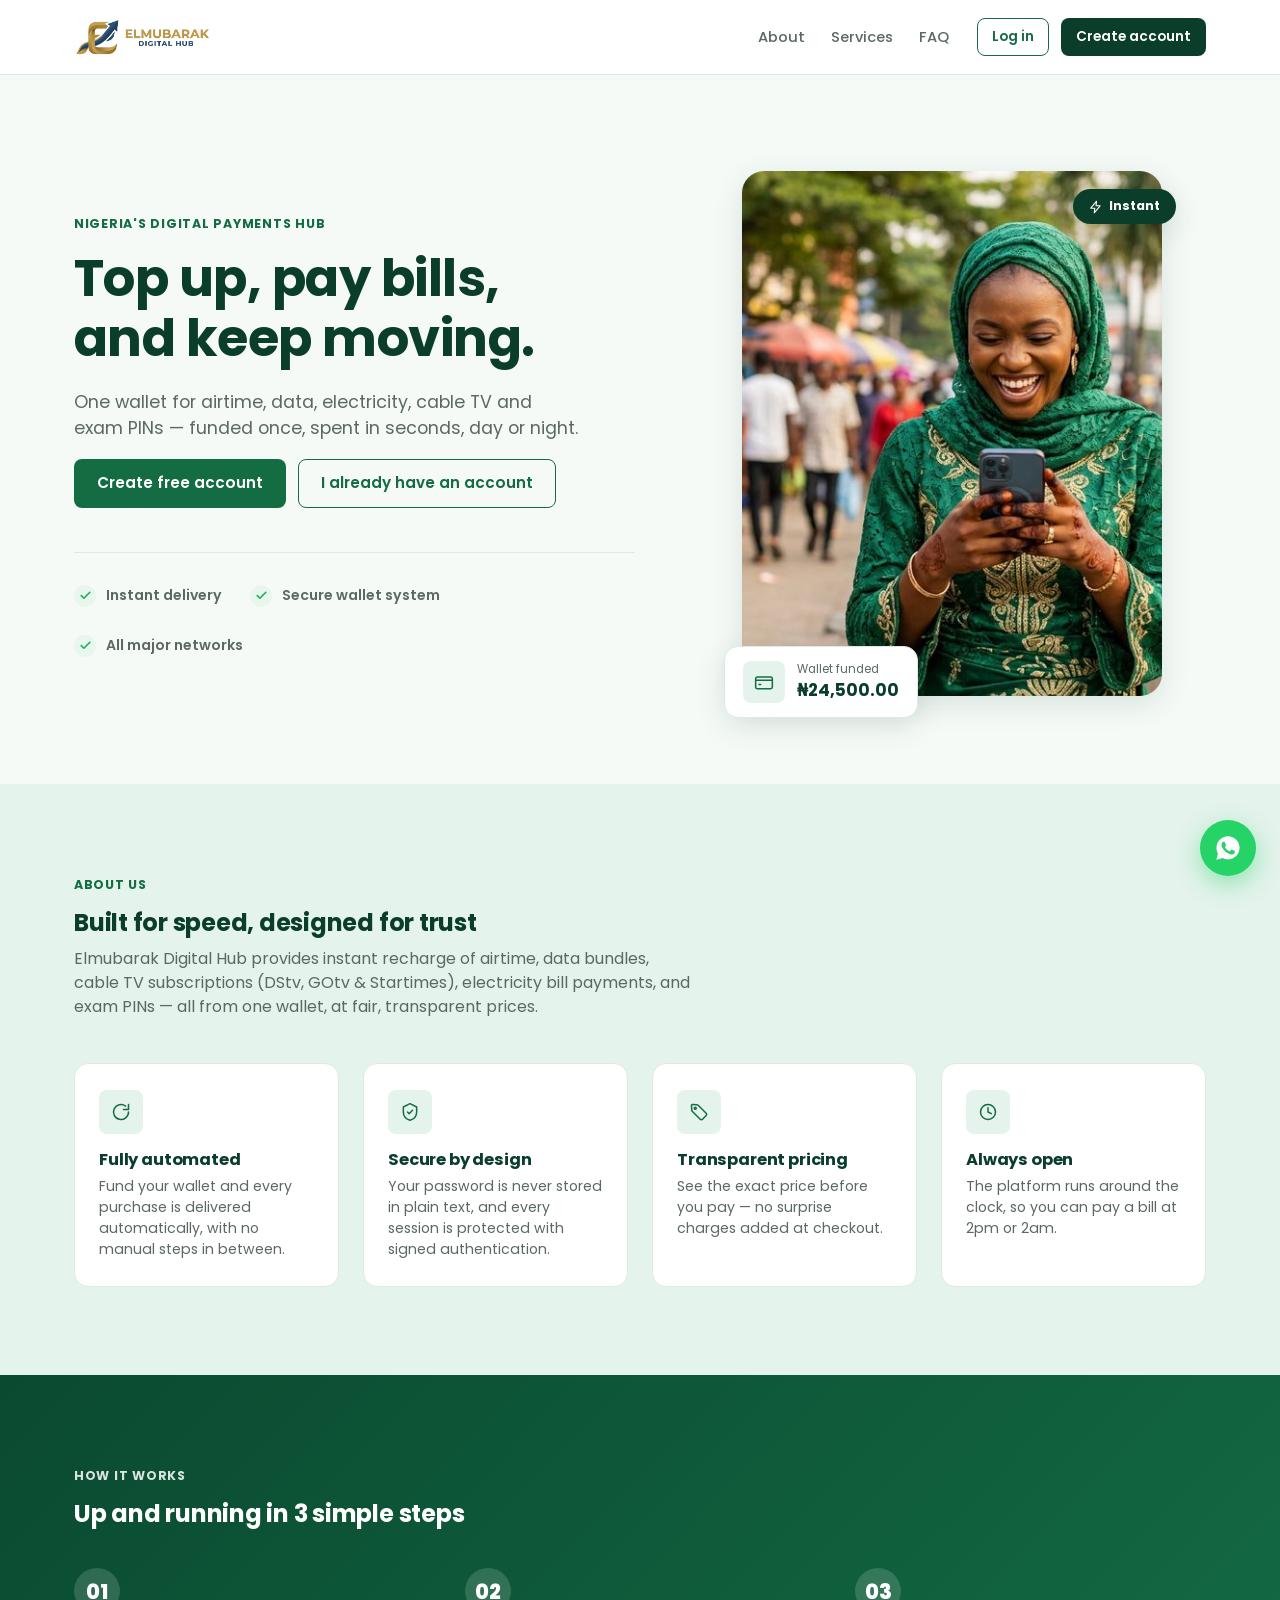
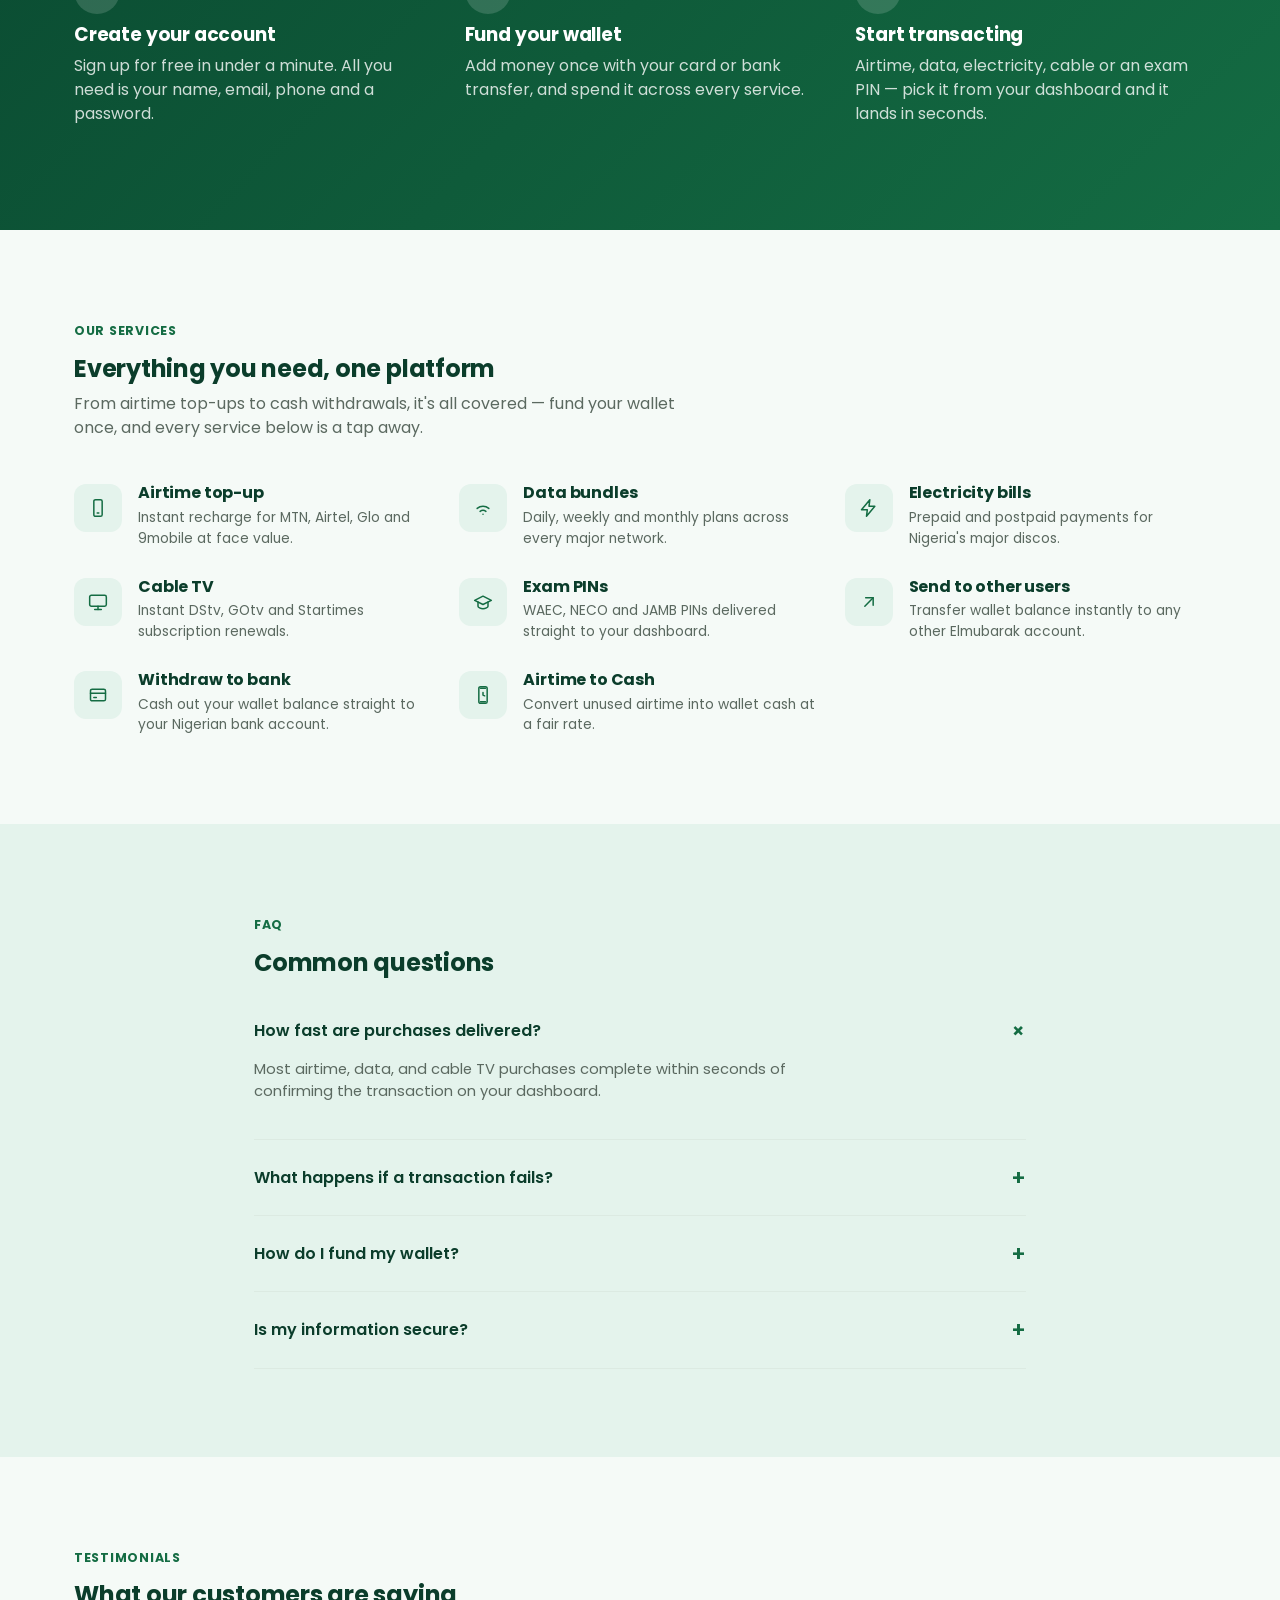
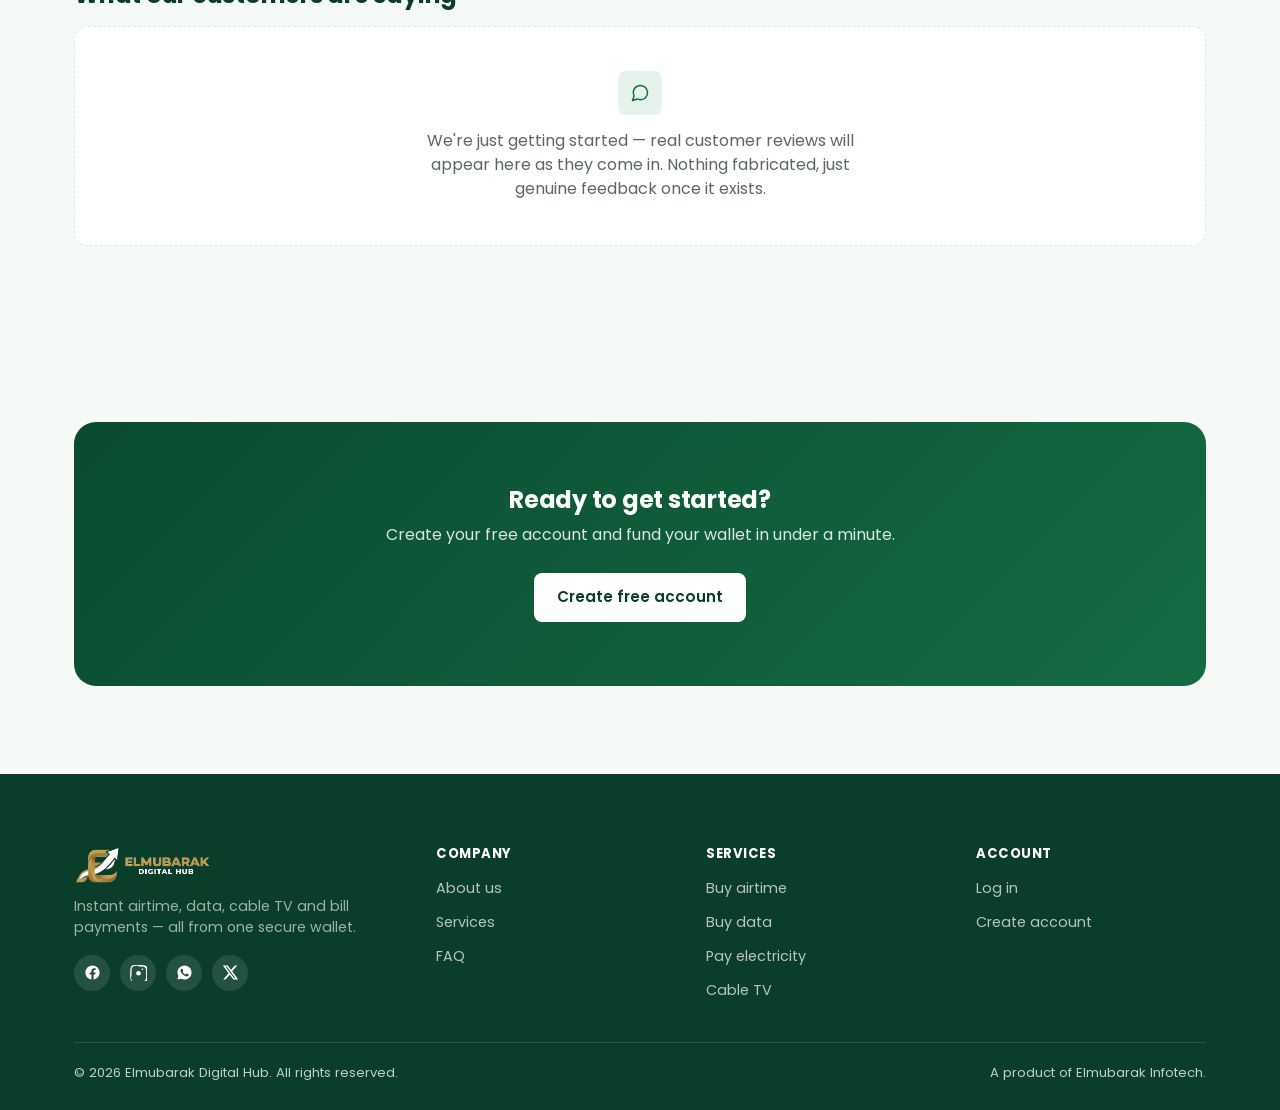
<file: index.html>
<!DOCTYPE html>
<html lang="en">
<head>
<meta charset="UTF-8" />
<meta name="viewport" content="width=device-width, initial-scale=1.0" />
<title>Elmubarak Digital Hub — Airtime, Data, Bills & Cable TV, Instantly</title>
<meta name="description" content="Buy airtime, data, pay electricity and cable TV bills, and get exam PINs in seconds with Elmubarak Digital Hub." />
<link rel="icon" type="image/png" href="assets/favicon.png" />
<link rel="preconnect" href="https://fonts.googleapis.com">
<link href="https://fonts.googleapis.com/css2?family=Poppins:wght@400;500;600;700;800&display=swap" rel="stylesheet">
<link rel="stylesheet" href="css/style.css?v=20261027" />
</head>
<body>

<header class="site-header">
  <div class="container">
    <a href="index.html" class="brand">
      <img class="header-logo" src="assets/logo-wide.png" alt="Elmubarak Digital Hub logo" />
    </a>
    <nav class="nav-desktop">
      <div class="nav-links">
        <a href="index.html#about">About</a>
        <a href="index.html#services">Services</a>
        <a href="index.html#faq">FAQ</a>
      </div>
      <div class="nav-auth" id="nav-auth-guest">
        <a href="login.html" class="btn btn-ghost btn-sm">Log in</a>
        <a href="register.html" class="btn btn-primary btn-sm">Create account</a>
      </div>
      <div class="user-menu" id="nav-auth-user" style="display:none;">
        <button class="user-menu-trigger" id="user-menu-trigger">
          <span class="user-avatar-circle" id="user-avatar-initial">U</span>
          <svg class="icon" viewBox="0 0 24 24" style="width:14px;height:14px;"><polyline points="6 9 12 15 18 9"/></svg>
        </button>
        <div class="user-menu-dropdown" id="user-menu-dropdown">
          <a href="dashboard.html"><svg class="icon" viewBox="0 0 24 24"><rect x="3" y="3" width="7" height="9" rx="1"/><rect x="14" y="3" width="7" height="5" rx="1"/><rect x="14" y="12" width="7" height="9" rx="1"/><rect x="3" y="16" width="7" height="5" rx="1"/></svg>Dashboard</a>
          <button id="header-logout-btn"><svg class="icon" viewBox="0 0 24 24"><path d="M9 21H5a2 2 0 01-2-2V5a2 2 0 012-2h4"/><polyline points="16 17 21 12 16 7"/><line x1="21" y1="12" x2="9" y2="12"/></svg>Log out</button>
        </div>
      </div>
    </nav>
    <button class="hamburger-btn" id="hamburger-btn" aria-label="Open menu">
      <svg class="icon" viewBox="0 0 24 24" style="width:22px;height:22px;"><line x1="3" y1="6" x2="21" y2="6"/><line x1="3" y1="12" x2="21" y2="12"/><line x1="3" y1="18" x2="21" y2="18"/></svg>
    </button>
    <div class="mobile-menu-panel" id="mobile-menu-panel">
      <a href="https://github.com/somboy015c/elmubarak-app/releases/download/latest-build/Elmubarak-DH.apk" class="mobile-download-app">
  <svg class="mobile-download-app-icon" viewBox="0 0 24 24" xmlns="http://www.w3.org/2000/svg" aria-hidden="true" fill="currentColor">
    <path d="M17.6 9.48l1.84-3.18c.16-.31.04-.69-.26-.85a.637.637 0 0 0-.83.22l-1.88 3.24a11.463 11.463 0 0 0-8.94 0L5.65 5.67a.643.643 0 0 0-.87-.2c-.28.18-.37.54-.22.83L6.4 9.48A10.78 10.78 0 0 0 1 18h22a10.78 10.78 0 0 0-5.4-8.52zM7 15.25a1.25 1.25 0 1 1 0-2.5 1.25 1.25 0 0 1 0 2.5zm10 0a1.25 1.25 0 1 1 0-2.5 1.25 1.25 0 0 1 0 2.5z"/>
  </svg>
  <span>
    <strong>Download App</strong>
    <small>Get the Android app (.apk)</small>
  </span>
      </a>
      <a href="index.html#about">About</a>
      <a href="index.html#services">Services</a>
      <a href="index.html#faq">FAQ</a>
      <div id="mobile-auth-guest" class="mobile-menu-ctas">
        <a href="login.html" class="btn btn-ghost">Log in</a>
        <a href="register.html" class="btn btn-primary">Create account</a>
      </div>
      <div id="mobile-auth-user" style="display:none;">
        <a href="dashboard.html"><svg class="icon" viewBox="0 0 24 24"><rect x="3" y="3" width="7" height="9" rx="1"/><rect x="14" y="3" width="7" height="5" rx="1"/><rect x="14" y="12" width="7" height="9" rx="1"/><rect x="3" y="16" width="7" height="5" rx="1"/></svg>Dashboard</a>
        <button id="mobile-logout-btn" style="border-bottom:none;"><svg class="icon" viewBox="0 0 24 24"><path d="M9 21H5a2 2 0 01-2-2V5a2 2 0 012-2h4"/><polyline points="16 17 21 12 16 7"/><line x1="21" y1="12" x2="9" y2="12"/></svg>Log out</button>
      </div>
    </div>
  </div>
</header>

<section class="hero">
  <div class="container">
    <div>
      <span class="eyebrow">Nigeria's Digital Payments Hub</span>
      <h1>Top up, pay bills, and keep moving.</h1>
      <p class="lede">One wallet for airtime, data, electricity, cable TV and exam PINs — funded once, spent in seconds, day or night.</p>
      <div class="hero-ctas">
        <a href="register.html" class="btn btn-accent">Create free account</a>
        <a href="login.html" class="btn btn-ghost">I already have an account</a>
      </div>
      <a class="play-badge play-badge-hero" style="display:none;" data-app-link href="https://github.com/somboy015c/elmubarak-app/releases/download/latest-build/Elmubarak-DH.apk" target="_blank" rel="noopener" aria-label="Get it on Google Play"><img src="assets/google-play-badge.png" alt="Get it on Google Play" width="646" height="250" loading="lazy" /></a>
      <div class="trust-row">
        <div class="trust-item"><span class="check"><svg class="icon" viewBox="0 0 24 24"><polyline points="20 6 9 17 4 12"/></svg></span>Instant delivery</div>
        <div class="trust-item"><span class="check"><svg class="icon" viewBox="0 0 24 24"><polyline points="20 6 9 17 4 12"/></svg></span>Secure wallet system</div>
        <div class="trust-item"><span class="check"><svg class="icon" viewBox="0 0 24 24"><polyline points="20 6 9 17 4 12"/></svg></span>All major networks</div>
      </div>
    </div>
    <div class="hero-visual">
      <div class="hero-badge-top">
        <svg class="icon" viewBox="0 0 24 24" style="width:14px;height:14px;stroke:#fff;"><path d="M13 2 3 14h7l-1 8 10-12h-7l1-8z"/></svg>
        Instant
      </div>
      <img class="hero-photo" src="assets/hero-photo.jpg" alt="Smiling woman in traditional attire checking her phone at a busy street market" />
      <div class="hero-float-card">
        <div class="icon-chip">
          <svg class="icon" viewBox="0 0 24 24"><rect x="2" y="6" width="20" height="14" rx="2"/><path d="M2 10h20"/><path d="M6 15h2"/></svg>
        </div>
        <div>
          <div class="hero-float-label">Wallet funded</div>
          <div class="hero-float-amount">₦24,500.00</div>
        </div>
      </div>
    </div>
  </div>
</section>

<!-- ABOUT -->
<section class="section section-tint" id="about">
  <div class="container">
    <span class="eyebrow">About Us</span>
    <div class="section-head">
      <h2>Built for speed, designed for trust</h2>
      <p>Elmubarak Digital Hub provides instant recharge of airtime, data bundles, cable TV subscriptions (DStv, GOtv &amp; Startimes), electricity bill payments, and exam PINs — all from one wallet, at fair, transparent prices.</p>
    </div>
    <div class="feature-grid">
      <div class="card feature-card">
        <div class="icon-chip"><svg class="icon" viewBox="0 0 24 24"><path d="M21 12a9 9 0 11-3.5-7.13"/><polyline points="21 3 21 9 15 9"/></svg></div>
        <h3>Fully automated</h3>
        <p>Fund your wallet and every purchase is delivered automatically, with no manual steps in between.</p>
      </div>
      <div class="card feature-card">
        <div class="icon-chip"><svg class="icon" viewBox="0 0 24 24"><path d="M12 2l8 4v6c0 5-3.5 8.5-8 10-4.5-1.5-8-5-8-10V6l8-4z"/><polyline points="9 12 11 14 15 10"/></svg></div>
        <h3>Secure by design</h3>
        <p>Your password is never stored in plain text, and every session is protected with signed authentication.</p>
      </div>
      <div class="card feature-card">
        <div class="icon-chip"><svg class="icon" viewBox="0 0 24 24"><path d="M20.59 13.41 11 3.83A2 2 0 009.59 3.24L4 3a1 1 0 00-1 1l.24 5.59a2 2 0 00.58 1.41l9.59 9.59a2 2 0 002.83 0l4.35-4.35a2 2 0 000-2.83z"/><circle cx="7.5" cy="7.5" r="1.2"/></svg></div>
        <h3>Transparent pricing</h3>
        <p>See the exact price before you pay — no surprise charges added at checkout.</p>
      </div>
      <div class="card feature-card">
        <div class="icon-chip"><svg class="icon" viewBox="0 0 24 24"><circle cx="12" cy="12" r="9"/><polyline points="12 7 12 12 16 14"/></svg></div>
        <h3>Always open</h3>
        <p>The platform runs around the clock, so you can pay a bill at 2pm or 2am.</p>
      </div>
    </div>
  </div>
</section>

<!-- HOW IT WORKS -->
<section class="section section-green" id="how-it-works">
  <div class="container">
    <span class="eyebrow">How It Works</span>
    <div class="section-head"><h2>Up and running in 3 simple steps</h2></div>
    <div class="steps">
      <div>
        <div class="step-num">01</div>
        <h3>Create your account</h3>
        <p>Sign up for free in under a minute. All you need is your name, email, phone and a password.</p>
      </div>
      <div>
        <div class="step-num">02</div>
        <h3>Fund your wallet</h3>
        <p>Add money once with your card or bank transfer, and spend it across every service.</p>
      </div>
      <div>
        <div class="step-num">03</div>
        <h3>Start transacting</h3>
        <p>Airtime, data, electricity, cable or an exam PIN — pick it from your dashboard and it lands in seconds.</p>
      </div>
    </div>
  </div>
</section>

<!-- SERVICES -->
<section class="section" id="services">
  <div class="container">
    <span class="eyebrow">Our Services</span>
    <div class="section-head">
      <h2>Everything you need, one platform</h2>
      <p>From airtime top-ups to cash withdrawals, it's all covered — fund your wallet once, and every service below is a tap away.</p>
    </div>
    <div class="service-grid">
      <div class="service-card">
        <div class="icon-chip"><svg class="icon" viewBox="0 0 24 24"><rect x="7" y="2" width="10" height="20" rx="2"/><line x1="11" y1="18" x2="13" y2="18"/></svg></div>
        <div><h3>Airtime top-up</h3><p>Instant recharge for MTN, Airtel, Glo and 9mobile at face value.</p></div>
      </div>
      <div class="service-card">
        <div class="icon-chip"><svg class="icon" viewBox="0 0 24 24"><path d="M5 12.5a11 11 0 0114 0"/><path d="M8.5 16a6 6 0 017 0"/><line x1="12" y1="19.5" x2="12" y2="19.51"/></svg></div>
        <div><h3>Data bundles</h3><p>Daily, weekly and monthly plans across every major network.</p></div>
      </div>
      <div class="service-card">
        <div class="icon-chip"><svg class="icon" viewBox="0 0 24 24"><path d="M13 2 3 14h7l-1 8 10-12h-7l1-8z"/></svg></div>
        <div><h3>Electricity bills</h3><p>Prepaid and postpaid payments for Nigeria's major discos.</p></div>
      </div>
      <div class="service-card">
        <div class="icon-chip"><svg class="icon" viewBox="0 0 24 24"><rect x="2" y="4" width="20" height="13" rx="2"/><line x1="8" y1="21" x2="16" y2="21"/><line x1="12" y1="17" x2="12" y2="21"/></svg></div>
        <div><h3>Cable TV</h3><p>Instant DStv, GOtv and Startimes subscription renewals.</p></div>
      </div>
      <div class="service-card">
        <div class="icon-chip"><svg class="icon" viewBox="0 0 24 24"><path d="M22 10 12 5 2 10l10 5 10-5z"/><path d="M6 12v5c0 1.5 3 3 6 3s6-1.5 6-3v-5"/></svg></div>
        <div><h3>Exam PINs</h3><p>WAEC, NECO and JAMB PINs delivered straight to your dashboard.</p></div>
      </div>
      <div class="service-card">
        <div class="icon-chip"><svg class="icon" viewBox="0 0 24 24"><line x1="17" y1="7" x2="7" y2="17"/><polyline points="8 7 17 7 17 16"/></svg></div>
        <div><h3>Send to other users</h3><p>Transfer wallet balance instantly to any other Elmubarak account.</p></div>
      </div>
      <div class="service-card">
        <div class="icon-chip"><svg class="icon" viewBox="0 0 24 24"><rect x="3" y="5" width="18" height="14" rx="2"/><line x1="3" y1="10" x2="21" y2="10"/><line x1="7" y1="15" x2="10" y2="15"/></svg></div>
        <div><h3>Withdraw to bank</h3><p>Cash out your wallet balance straight to your Nigerian bank account.</p></div>
      </div>
      <div class="service-card">
        <div class="icon-chip"><svg class="icon" viewBox="0 0 24 24"><rect x="7" y="2" width="10" height="20" rx="2"/><path d="M9 20h6"/><path d="M9 4h6"/><path d="M12 9v3l2 1"/></svg></div>
        <div><h3>Airtime to Cash</h3><p>Convert unused airtime into wallet cash at a fair rate.</p></div>
      </div>
    </div>
  </div>
</section>

<!-- FAQ -->
<section class="section section-tint" id="faq">
  <div class="container" style="max-width:820px;">
    <span class="eyebrow">FAQ</span>
    <div class="section-head"><h2>Common questions</h2></div>
    <details class="faq-item" open>
      <summary>How fast are purchases delivered?</summary>
      <p>Most airtime, data, and cable TV purchases complete within seconds of confirming the transaction on your dashboard.</p>
    </details>
    <details class="faq-item">
      <summary>What happens if a transaction fails?</summary>
      <p>If a purchase fails at any point, your wallet is automatically refunded — you're never charged for a failed delivery.</p>
    </details>
    <details class="faq-item">
      <summary>How do I fund my wallet?</summary>
      <p>From your dashboard, go to "Fund wallet", enter an amount, and complete payment via your preferred channel.</p>
    </details>
    <details class="faq-item">
      <summary>Is my information secure?</summary>
      <p>Passwords are encrypted, and every request to your account is authenticated — your details are never shared with third parties.</p>
    </details>
  </div>
</section>

<!-- TESTIMONIALS PLACEHOLDER -->
<section class="section" id="testimonials">
  <div class="container">
    <span class="eyebrow">Testimonials</span>
    <div class="section-head"><h2>What our customers are saying</h2></div>
    <div class="testimonial-placeholder">
      <div class="icon-chip" style="margin:0 auto 14px;"><svg class="icon" viewBox="0 0 24 24"><path d="M21 11.5a8.38 8.38 0 01-.9 3.8 8.5 8.5 0 01-7.6 4.7 8.38 8.38 0 01-3.8-.9L3 21l1.9-5.7a8.38 8.38 0 01-.9-3.8 8.5 8.5 0 014.7-7.6 8.38 8.38 0 013.8-.9h.5a8.48 8.48 0 018 8v.5z"/></svg></div>
      <p style="margin:0 auto; max-width:46ch;">We're just getting started — real customer reviews will appear here as they come in. Nothing fabricated, just genuine feedback once it exists.</p>
    </div>
  </div>
</section>

<!-- GET THE APP -->
<section class="section section-tint" id="get-the-app" style="display:none;">
  <div class="container">
    <div class="app-band">
      <div class="app-band-text">
        <span class="eyebrow">Mobile app</span>
        <h2>Take Elmubarak with you</h2>
        <p>Buy airtime, data, electricity and cable TV from your phone. Download the Elmubarak Digital Hub app and your wallet is always one tap away.</p>
        <a class="play-badge play-badge-lg" style="display:none;" data-app-link href="https://github.com/somboy015c/elmubarak-app/releases/download/latest-build/Elmubarak-DH.apk" target="_blank" rel="noopener" aria-label="Get it on Google Play"><img src="assets/google-play-badge.png" alt="Get it on Google Play" width="646" height="250" loading="lazy" /></a>
      </div>
    </div>
  </div>
</section>

<!-- CTA -->
<section class="section">
  <div class="container">
    <div class="cta-band">
      <h2>Ready to get started?</h2>
      <p>Create your free account and fund your wallet in under a minute.</p>
      <div class="hero-ctas">
        <a href="register.html" class="btn btn-accent">Create free account</a>
      </div>
    </div>
  </div>
</section>

<footer class="site-footer-big">
  <div class="container">
    <div class="footer-grid">
      <div>
        <a href="index.html" class="brand">
          <img class="header-logo" src="assets/logo-wide-light.png" alt="Elmubarak Digital Hub logo" />
        </a>
        <p>Instant airtime, data, cable TV and bill payments — all from one secure wallet.</p>
        <div class="social-links">
          <a href="https://facebook.com/almubaraktech" target="_blank" rel="noopener" aria-label="Facebook">
            <svg viewBox="0 0 24 24" fill="currentColor"><path d="M22 12.06C22 6.5 17.52 2 12 2S2 6.5 2 12.06c0 5.02 3.66 9.18 8.44 9.94v-7.03H7.9v-2.91h2.54V9.85c0-2.51 1.49-3.9 3.77-3.9 1.09 0 2.24.2 2.24.2v2.46h-1.26c-1.24 0-1.63.77-1.63 1.56v1.88h2.78l-.44 2.91h-2.34V22c4.78-.76 8.44-4.92 8.44-9.94z"/></svg>
          </a>
          <a href="https://instagram.com/almubaraktech" target="_blank" rel="noopener" aria-label="Instagram">
            <svg viewBox="0 0 24 24" fill="currentColor"><path d="M12 2.2c3.2 0 3.58.01 4.85.07 1.17.05 1.97.24 2.43.4a4.9 4.9 0 011.77 1.15 4.9 4.9 0 011.15 1.77c.16.46.35 1.26.4 2.43.06 1.27.07 1.65.07 4.85s-.01 3.58-.07 4.85c-.05 1.17-.24 1.97-.4 2.43a4.9 4.9 0 01-1.15 1.77 4.9 4.9 0 01-1.77 1.15c-.46.16-1.26.35-2.43.4-1.27.06-1.65.07-4.85.07s-3.58-.01-4.85-.07c-1.17-.05-1.97-.24-2.43-.4a4.9 4.9 0 01-1.77-1.15 4.9 4.9 0 01-1.15-1.77c-.16-.46-.35-1.26-.4-2.43C2.21 15.58 2.2 15.2 2.2 12s.01-3.58.07-4.85c.05-1.17.24-1.97.4-2.43a4.9 4.9 0 011.15-1.77A4.9 4.9 0 015.59 1.8c.46-.16 1.26-.35 2.43-.4C9.29 1.34 9.67 1.33 12 1.33zM12 0C8.74 0 8.33.01 7.05.07c-1.28.06-2.15.26-2.91.56a7.1 7.1 0 00-2.58 1.68A7.1 7.1 0 00.88 4.89c-.3.76-.5 1.63-.56 2.91C.26 9.08.25 9.49.25 12.75s.01 3.67.07 4.95c.06 1.28.26 2.15.56 2.91a7.1 7.1 0 001.68 2.58 7.1 7.1 0 002.58 1.68c.76.3 1.63.5 2.91.56 1.28.06 1.69.07 4.95.07s3.67-.01 4.95-.07c1.28-.06 2.15-.26 2.91-.56a7.1 7.1 0 002.58-1.68 7.1 7.1 0 001.68-2.58c.3-.76.5-1.63.56-2.91.06-1.28.07-1.69.07-4.95s-.01-3.67-.07-4.95c-.06-1.28-.26-2.15-.56-2.91a7.1 7.1 0 00-1.68-2.58A7.1 7.1 0 0019.86.63c-.76-.3-1.63-.5-2.91-.56C15.67.01 15.26 0 12 0z" transform="translate(0 1.25)"/><circle cx="12" cy="13" r="3.2"/><circle cx="17.6" cy="7.4" r="1.1"/></svg>
          </a>
          <a href="https://wa.me/2348147272610?text=Hi%2C%20I%20need%20help%20with%20my%20Elmubarak%20Digital%20Hub%20account" target="_blank" rel="noopener" aria-label="WhatsApp">
            <svg viewBox="0 0 24 24" fill="currentColor"><path d="M12.04 2C6.58 2 2.13 6.45 2.13 11.91c0 1.75.46 3.39 1.26 4.81L2 22l5.42-1.35a9.87 9.87 0 004.62 1.15h.01c5.46 0 9.9-4.45 9.9-9.91C21.95 6.45 17.5 2 12.04 2zm5.8 14.11c-.24.68-1.4 1.3-1.93 1.37-.5.07-1.12.1-1.8-.11-.42-.13-.95-.3-1.64-.6-2.88-1.24-4.76-4.15-4.9-4.34-.15-.19-1.17-1.56-1.17-2.98 0-1.42.74-2.11 1-2.4.26-.29.57-.36.76-.36.19 0 .38 0 .55.01.18.01.41-.07.64.49.24.58.81 2 .88 2.15.07.15.11.32.02.51-.09.19-.14.31-.27.48-.14.17-.29.38-.41.51-.14.14-.28.29-.12.57.16.28.72 1.19 1.55 1.93 1.06.95 1.96 1.24 2.24 1.38.28.14.44.12.6-.07.16-.19.7-.82.89-1.1.19-.28.37-.23.63-.14.26.09 1.66.79 1.94.93.28.14.47.21.53.33.07.12.07.68-.17 1.36z"/></svg>
          </a>
          <a href="https://x.com/almubaraktech" target="_blank" rel="noopener" aria-label="X">
            <svg viewBox="0 0 24 24" fill="currentColor"><path d="M18.24 2h3.3l-7.2 8.23L22.8 22h-6.64l-5.2-6.8L4.9 22H1.6l7.7-8.8L1.2 2h6.8l4.7 6.22L18.24 2zm-1.16 18h1.83L7.02 3.9H5.06L17.08 20z"/></svg>
          </a>
        </div>
      </div>
      <div>
        <h4>Company</h4>
        <ul>
          <li><a href="index.html#about">About us</a></li>
          <li><a href="index.html#services">Services</a></li>
          <li><a href="index.html#faq">FAQ</a></li>
        </ul>
      </div>
      <div>
        <h4>Services</h4>
        <ul>
          <li><a href="register.html">Buy airtime</a></li>
          <li><a href="register.html">Buy data</a></li>
          <li><a href="register.html">Pay electricity</a></li>
          <li><a href="register.html">Cable TV</a></li>
        </ul>
      </div>
      <div>
        <h4>Account</h4>
        <ul>
          <li><a href="login.html">Log in</a></li>
          <li><a href="register.html">Create account</a></li>
        </ul>
      </div>
    </div>
    <div class="footer-bottom">
      <span>© <span id="year"></span> Elmubarak Digital Hub. All rights reserved.</span>
      <span>A product of Elmubarak Infotech.</span>
    </div>
  </div>
</footer>

<script src="js/config.js?v=20261027"></script>
<script src="js/api.js?v=20261027"></script>
<script>
  // "Get it on Google Play" badge: shown only while the admin has it switched on
  // (Admin panel > Services & plans > Site). The link comes from the admin panel too,
  // falling back to js/config.js. The last known answer is remembered so repeat visitors see no flicker.
  (function () {
    function applyApp(info) {
      const on = !!(info && info.enabled);
      const url = (info && info.url) || window.APP_DOWNLOAD_URL;
      document.querySelectorAll('[data-app-link]').forEach((a) => {
        if (url) a.href = url;
        a.style.display = on && url ? 'inline-block' : 'none';
      });
      const band = document.getElementById('get-the-app');
      if (band) band.style.display = on && url ? '' : 'none';
    }
    try { applyApp(JSON.parse(localStorage.getItem('app_download') || 'null')); } catch (e) { /* first visit */ }
    fetch(`${window.API_BASE_URL}/public/site`)
      .then((r) => r.json())
      .then((d) => {
        if (!d || !d.appDownload) return;
        try { localStorage.setItem('app_download', JSON.stringify(d.appDownload)); } catch (e) { /* private mode */ }
        applyApp(d.appDownload);
      })
      .catch(() => { /* keep whatever was last known */ });
  })();
</script>
<script>
  document.getElementById('year').textContent = new Date().getFullYear();

  // ---- Auth-aware header ----
  const user = Api.currentUser();
  if (Api.isLoggedIn() && user) {
    const initial = (user.fullName || 'U').trim().charAt(0).toUpperCase();
    document.getElementById('nav-auth-guest').style.display = 'none';
    document.getElementById('nav-auth-user').style.display = 'flex';
    document.getElementById('user-avatar-initial').textContent = initial;
    document.getElementById('mobile-auth-guest').style.display = 'none';
    document.getElementById('mobile-auth-user').style.display = 'block';
  }

  function doLogout() {
    showLoader();
    Api.clearSession();
    location.href = 'index.html';
  }
  document.getElementById('header-logout-btn').addEventListener('click', doLogout);
  document.getElementById('mobile-logout-btn').addEventListener('click', doLogout);

  // ---- User dropdown ----
  const userTrigger = document.getElementById('user-menu-trigger');
  const userDropdown = document.getElementById('user-menu-dropdown');
  userTrigger.addEventListener('click', (e) => {
    e.stopPropagation();
    userDropdown.classList.toggle('open');
  });
  document.addEventListener('click', () => userDropdown.classList.remove('open'));

  // ---- Mobile hamburger menu ----
  const hamburgerBtn = document.getElementById('hamburger-btn');
  const mobileMenu = document.getElementById('mobile-menu-panel');
  hamburgerBtn.addEventListener('click', () => {
    mobileMenu.classList.toggle('open');
  });
</script>
<a href="https://wa.me/2348147272610?text=Hi%2C%20I%20need%20help%20with%20my%20Elmubarak%20Digital%20Hub%20account" target="_blank" rel="noopener" class="whatsapp-float-btn" aria-label="Chat with us on WhatsApp">
  <svg viewBox="0 0 24 24" fill="currentColor"><path d="M12.04 2C6.58 2 2.13 6.45 2.13 11.91c0 1.75.46 3.39 1.26 4.81L2 22l5.42-1.35a9.87 9.87 0 004.62 1.15h.01c5.46 0 9.9-4.45 9.9-9.91C21.95 6.45 17.5 2 12.04 2zm5.8 14.11c-.24.68-1.4 1.3-1.93 1.37-.5.07-1.12.1-1.8-.11-.42-.13-.95-.3-1.64-.6-2.88-1.24-4.76-4.15-4.9-4.34-.15-.19-1.17-1.56-1.17-2.98 0-1.42.74-2.11 1-2.4.26-.29.57-.36.76-.36.19 0 .38 0 .55.01.18.01.41-.07.64.49.24.58.81 2 .88 2.15.07.15.11.32.02.51-.09.19-.14.31-.27.48-.14.17-.29.38-.41.51-.14.14-.28.29-.12.57.16.28.72 1.19 1.55 1.93 1.06.95 1.96 1.24 2.24 1.38.28.14.44.12.6-.07.16-.19.7-.82.89-1.1.19-.28.37-.23.63-.14.26.09 1.66.79 1.94.93.28.14.47.21.53.33.07.12.07.68-.17 1.36z"/></svg>
</a>
</body>
</html>
</file>
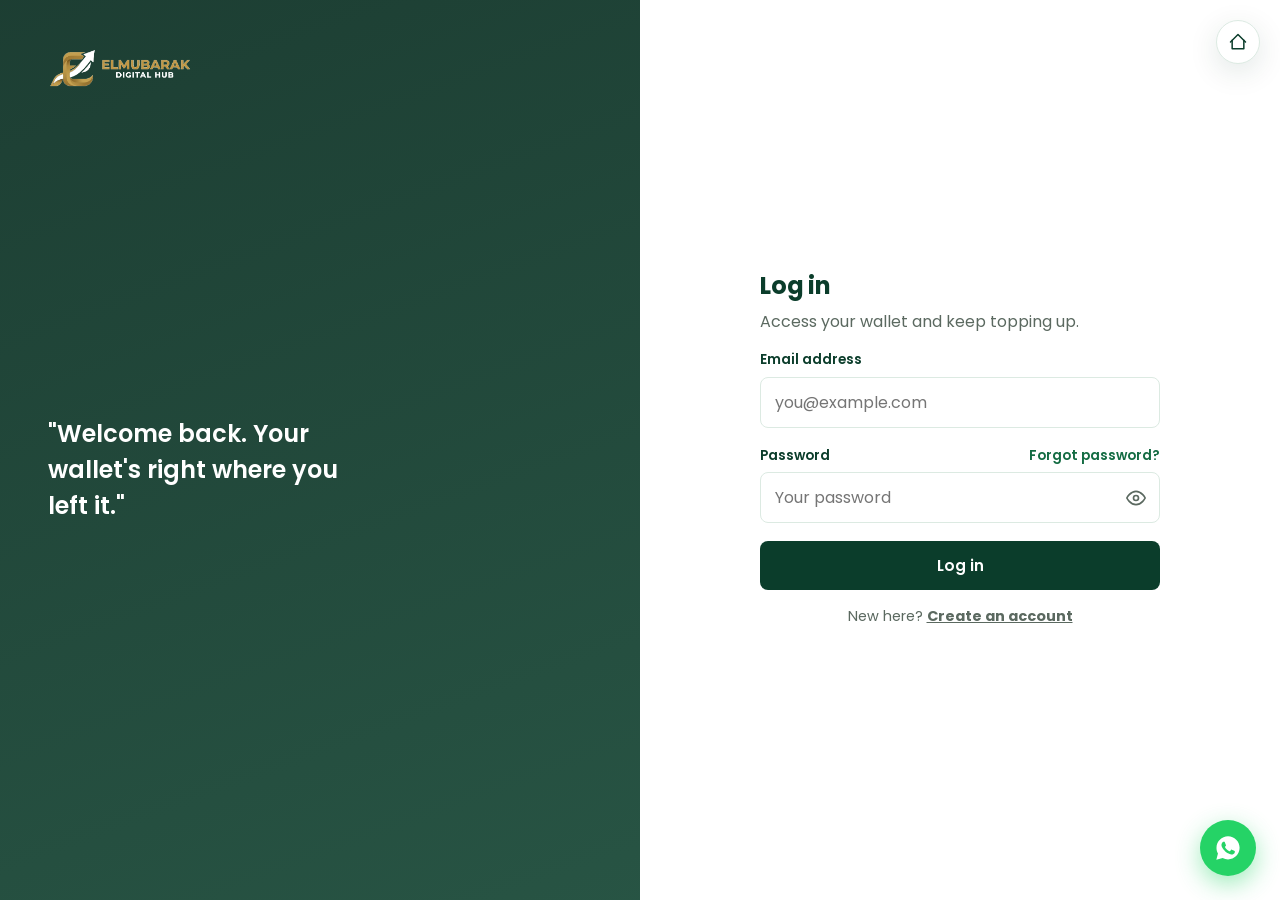
<file: admin.html>
<!DOCTYPE html>
<html lang="en">
<head>
<meta charset="UTF-8" />
<meta name="viewport" content="width=device-width, initial-scale=1.0" />
<title>Admin — Elmubarak Digital Hub</title>
<link rel="icon" type="image/png" href="assets/favicon.png" />
<link rel="preconnect" href="https://fonts.googleapis.com">
<link href="https://fonts.googleapis.com/css2?family=Poppins:wght@400;500;600;700;800&display=swap" rel="stylesheet">
<link rel="stylesheet" href="css/style.css?v=20261027" />
</head>
<body>
<div class="sidebar-backdrop" id="sidebar-backdrop"></div>
<div class="app-shell">

  <aside class="sidebar" id="sidebar">
    <a href="index.html" class="brand">
      <img class="brand-mark" src="assets/icon.png" alt="Elmubarak Digital Hub logo" />
      <span class="brand-text">Elmubarak</span>
    </a>
    <div class="sidebar-profile">
      <div class="user-avatar-circle" id="sidebar-avatar">U</div>
      <div class="sidebar-profile-text">
        <div class="sidebar-profile-name" id="sidebar-username">Loading...</div>
        <div class="sidebar-profile-balance" id="sidebar-balance">₦0.00</div>
      </div>
    </div>
    <button class="nav-item active" data-view="overview"><svg class="icon" viewBox="0 0 24 24"><rect x="3" y="3" width="7" height="9" rx="1"/><rect x="14" y="3" width="7" height="5" rx="1"/><rect x="14" y="12" width="7" height="9" rx="1"/><rect x="3" y="16" width="7" height="5" rx="1"/></svg>Overview</button>
    <button class="nav-item" data-view="transactions"><svg class="icon" viewBox="0 0 24 24"><line x1="3" y1="6" x2="21" y2="6"/><line x1="3" y1="12" x2="21" y2="12"/><line x1="3" y1="18" x2="13" y2="18"/></svg>Transactions</button>
    <button class="nav-item" data-view="payments"><svg class="icon" viewBox="0 0 24 24"><rect x="2" y="5" width="20" height="14" rx="2"/><line x1="2" y1="10" x2="22" y2="10"/></svg>Flutterwave transactions</button>
    <button class="nav-item" data-view="users"><svg class="icon" viewBox="0 0 24 24"><path d="M17 21v-2a4 4 0 00-4-4H5a4 4 0 00-4 4v2"/><circle cx="9" cy="7" r="4"/><path d="M23 21v-2a4 4 0 00-3-3.87"/><path d="M16 3.13a4 4 0 010 7.75"/></svg>Users</button>
    <button class="nav-item" data-view="services"><svg class="icon" viewBox="0 0 24 24"><line x1="4" y1="21" x2="4" y2="14"/><line x1="4" y1="10" x2="4" y2="3"/><line x1="12" y1="21" x2="12" y2="12"/><line x1="12" y1="8" x2="12" y2="3"/><line x1="20" y1="21" x2="20" y2="16"/><line x1="20" y1="12" x2="20" y2="3"/><line x1="1" y1="14" x2="7" y2="14"/><line x1="9" y1="8" x2="15" y2="8"/><line x1="17" y1="16" x2="23" y2="16"/></svg>Services &amp; plans</button>
    <button class="nav-item" data-view="withdrawals"><svg class="icon" viewBox="0 0 24 24"><rect x="3" y="5" width="18" height="14" rx="2"/><line x1="3" y1="10" x2="21" y2="10"/></svg>Withdrawals</button>
    <button class="nav-item" data-view="airtime2cash"><svg class="icon" viewBox="0 0 24 24"><rect x="7" y="2" width="10" height="20" rx="2"/><path d="M9 20h6"/></svg>Airtime to cash</button>
    <button class="nav-item" data-view="a2csetup"><svg class="icon" viewBox="0 0 24 24"><rect x="7" y="2" width="10" height="20" rx="2"/><path d="M9 20h6"/><path d="M12 7v6M9.5 10.5l2.5 2.5 2.5-2.5"/></svg>Airtime to cash setup</button>
    <button class="nav-item" data-view="pricing"><svg class="icon" viewBox="0 0 24 24"><path d="M20.59 13.41 11 3.83A2 2 0 009.59 3.24L4 3a1 1 0 00-1 1l.24 5.59a2 2 0 00.58 1.41l9.59 9.59a2 2 0 002.83 0l4.35-4.35a2 2 0 000-2.83z"/><circle cx="7.5" cy="7.5" r="1"/></svg>Pricing &amp; markup</button>
    <button class="nav-item" data-view="announcements"><svg class="icon" viewBox="0 0 24 24"><path d="M18 8a6 6 0 10-12 0c0 7-3 9-3 9h18s-3-2-3-9"/><path d="M13.7 21a2 2 0 01-3.4 0"/></svg>Send a notice</button>
    <button class="nav-item" data-view="logs"><svg class="icon" viewBox="0 0 24 24"><path d="M14 2H6a2 2 0 00-2 2v16a2 2 0 002 2h12a2 2 0 002-2V8z"/><polyline points="14 2 14 8 20 8"/><line x1="8" y1="13" x2="16" y2="13"/><line x1="8" y1="17" x2="16" y2="17"/></svg>Activity log</button>
    <button class="nav-item" data-view="system"><svg class="icon" viewBox="0 0 24 24"><circle cx="12" cy="12" r="9"/><path d="M9 12l2 2 4-4"/></svg>System check</button>
    <div class="sidebar-footer">
      <a class="nav-item" href="dashboard.html"><svg class="icon" viewBox="0 0 24 24"><polyline points="15 18 9 12 15 6"/></svg>Back to app</a>
      <button class="nav-item" id="logout-btn"><svg class="icon" viewBox="0 0 24 24"><path d="M9 21H5a2 2 0 01-2-2V5a2 2 0 012-2h4"/><polyline points="16 17 21 12 16 7"/><line x1="21" y1="12" x2="9" y2="12"/></svg>Log out</button>
    </div>
  </aside>

  <div class="main-area">
    <div class="mobile-appbar">
      <a href="index.html" class="brand"><img class="header-logo" src="assets/logo-wide.png" alt="Elmubarak Digital Hub logo" /></a>
      <button class="hamburger-btn" id="sidebar-toggle" aria-label="Open menu">
        <svg class="icon" viewBox="0 0 24 24" style="width:22px;height:22px;"><line x1="3" y1="6" x2="21" y2="6"/><line x1="3" y1="12" x2="21" y2="12"/><line x1="3" y1="18" x2="21" y2="18"/></svg>
      </button>
    </div>
    <div class="topbar">
      <strong>Admin panel</strong>
      <div class="topbar-profile">
        <div class="topbar-profile-text">
          <div class="topbar-profile-name" id="topbar-username">Loading...</div>
          <div class="topbar-profile-balance" id="topbar-balance">₦0.00</div>
        </div>
        <div class="user-avatar-circle" id="topbar-avatar">U</div>
      </div>
    </div>

    <div class="view-body wide">

      <!-- OVERVIEW -->
      <section class="view active" id="view-overview">
        <h2>Overview</h2>
        <div class="card provider-card" id="provider-card">
          <div>
            <div class="stat-label">Provider wallet balance <span id="vtpass-mode" class="badge badge-neutral" style="margin-left:6px;"></span></div>
            <div class="stat-value" id="vtpass-balance">—</div>
            <div class="field-hint" id="vtpass-status">Checking...</div>
          </div>
          <div class="provider-actions">
            <button type="button" class="btn btn-primary btn-sm" id="vtpass-refresh">Refresh</button>
            <button type="button" class="btn btn-sm btn-soft" id="provider-refresh-prices" title="Read the supplier's current prices and account type again">Refresh prices</button>
            <button type="button" class="btn btn-sm btn-soft" id="provider-check-btn">Provider check</button>
            <a class="btn btn-accent btn-sm" id="vtpass-open" href="https://www.arrifqubundle.com/" target="_blank" rel="noopener">Open provider dashboard</a>
          </div>
        </div>
        <pre class="card code-out" id="provider-check-out" style="display:none;"></pre>

        <h3 class="section-title">Needs attention</h3>
        <div class="attn-grid" id="attn-grid"></div>

        <h3 class="section-title">Sales</h3>
        <div class="stat-grid" id="sales-grid"></div>

        <div class="two-col-wide">
          <div class="card">
            <h3 class="card-title">Last 14 days</h3>
            <div class="bar-chart" id="daily-chart"></div>
          </div>
          <div class="card">
            <h3 class="card-title">By service (30 days)</h3>
            <table class="tx-table compact"><tbody id="by-service-body"></tbody></table>
          </div>
        </div>

        <h3 class="section-title">Customers &amp; money</h3>
        <div class="stat-grid" id="people-grid"></div>
      </section>

      <!-- TRANSACTIONS -->
      <section class="view" id="view-transactions">
        <h2>Transactions</h2>
        <div class="toolbar card">
          <input id="tx-q" type="search" placeholder="Search reference, description, customer name/email/phone" />
          <select id="tx-type">
            <option value="">All types</option><option value="services">All service orders</option>
            <option value="airtime">Airtime</option><option value="data">Data</option><option value="electricity">Electricity</option>
            <option value="cable">Cable TV</option><option value="exam">Exam PIN</option><option value="wallet-funding">Wallet funding</option>
            <option value="transfer-out">Transfers</option><option value="withdrawal">Withdrawals</option><option value="admin-adjustment">Admin adjustments</option>
          </select>
          <select id="tx-status"><option value="">All statuses</option><option value="success">Successful</option><option value="pending">Pending</option><option value="failed">Failed</option></select>
          <input id="tx-from" type="date" title="From" />
          <input id="tx-to" type="date" title="To" />
          <button class="btn btn-primary btn-sm" id="tx-apply">Apply</button>
          <button class="btn btn-sm btn-soft" id="tx-reset">Reset</button>
          <button class="btn btn-sm btn-soft" id="tx-export">Export CSV</button>
        </div>
        <div class="card table-card">
          <div class="table-scroll"><table class="tx-table">
            <thead><tr><th>Date</th><th>Customer</th><th>Description</th><th>Type</th><th>Amount</th><th>Status</th><th></th></tr></thead>
            <tbody id="admin-tx-body"></tbody>
          </table></div>
          <div class="empty-state" id="admin-tx-empty" style="display:none;">No transactions match these filters.</div>
        </div>
        <div class="pager" id="tx-pager"></div>
      </section>

      <!-- FLUTTERWAVE PAYMENTS -->
      <section class="view" id="view-payments">
        <h2>Flutterwave transactions</h2>
        <p class="muted">Live from Flutterwave: the same transactions as on your Flutterwave dashboard. Every number below is calculated from <strong>these</strong> transactions for the dates you choose. The "On website" column shows whether each payment was credited to the customer here.</p>
        <div class="card provider-card" id="flw-balance-card" style="display:none;">
          <div>
            <div class="stat-label">Your Flutterwave balance (Naira)</div>
            <div class="stat-value" id="flw-balance">-</div>
            <div class="field-hint" id="flw-balance-sub"></div>
          </div>
        </div>
        <div class="chip-row" id="flw-ranges" style="margin:12px 0;">
          <button type="button" class="chip" data-range="0">Today</button>
          <button type="button" class="chip active" data-range="6">Last 7 days</button>
          <button type="button" class="chip" data-range="29">Last 30 days</button>
          <button type="button" class="chip" data-range="89">Last 90 days</button>
        </div>
        <div class="callout-note" id="flw-notcredited" style="display:none; margin:0 0 14px;"></div>
        <div class="stat-grid" id="pay-stats"></div>
        <div class="card" style="margin-top:14px;"><h3 class="card-title">Successful payments by method</h3><div id="pay-methods-list" class="muted">-</div></div>
        <div class="toolbar card" style="margin-top:16px;">
          <input id="pay-q" type="search" placeholder="Search email, name, reference, phone or amount" />
          <select id="pay-status"><option value="">All statuses</option><option value="successful">Successful</option><option value="failed">Failed</option><option value="pending">Pending / other</option></select>
          <select id="pay-kind"><option value="">All methods</option><option value="card">Card</option><option value="banktransfer">Bank transfer</option><option value="ussd">USSD</option><option value="account">Bank account</option></select>
          <input id="pay-from" type="date" title="From" />
          <input id="pay-to" type="date" title="To" />
          <button class="btn btn-primary btn-sm" id="pay-apply">Apply</button>
          <button class="btn btn-sm btn-soft" id="pay-refresh">Refresh from Flutterwave</button>
          <button class="btn btn-sm btn-soft" id="pay-export">Export CSV</button>
        </div>
        <p class="muted" id="pay-info"></p>
        <div class="card table-card">
          <div class="table-scroll"><table class="tx-table">
            <thead><tr><th>Date</th><th>Customer</th><th>Reference</th><th>Method</th><th>Amount</th><th>Status</th><th>On website</th><th></th></tr></thead>
            <tbody id="pay-body"></tbody>
          </table></div>
          <div class="empty-state" id="pay-empty" style="display:none;">No Flutterwave transactions match these filters.</div>
        </div>
        <div class="pager" id="pay-pager"></div>
        <p class="muted" id="pay-fields" style="font-size:0.75rem;"></p>
      </section>

      <!-- USERS -->
      <section class="view" id="view-users">
        <h2>Users</h2>
        <div class="toolbar card">
          <input id="user-q" type="search" placeholder="Search name, email or phone" />
          <select id="user-status"><option value="">All users</option><option value="suspended">Suspended only</option></select>
          <button class="btn btn-primary btn-sm" id="user-apply">Search</button>
        </div>
        <div class="card table-card">
          <div class="table-scroll"><table class="tx-table">
            <thead><tr><th>Name</th><th>Email</th><th>Phone</th><th>Wallet</th><th>Joined</th><th></th></tr></thead>
            <tbody id="users-body"></tbody>
          </table></div>
          <div class="empty-state" id="users-empty" style="display:none;">No users found.</div>
        </div>
        <div class="pager" id="users-pager"></div>
      </section>

      <!-- SERVICES & PLANS -->
      <section class="view" id="view-services">
        <h2>Services &amp; plans</h2>
        <p class="muted">Switch anything off and customers stop seeing it straight away. Whole services disappear from their dashboard. Switched-off networks, plans and discos are removed from the lists.</p>

        <div class="card">
          <h3 class="card-title">Site</h3>
          <label class="switch-row"><span><strong>Maintenance mode</strong><small>Blocks all purchases, payments and transfers. Customers can still log in and see their balance.</small></span>
            <span class="switch"><input type="checkbox" id="site-maintenance" /><span class="slider"></span></span></label>
          <div class="field"><label for="site-maintenance-msg">Maintenance message</label><input id="site-maintenance-msg" type="text" maxlength="300" /></div>
          <div class="field"><label for="site-notice-input">Notice shown to every customer (leave empty for none)</label><input id="site-notice-input" type="text" maxlength="300" placeholder="e.g. MTN data is slow today, we are working on it." /></div>

          <label class="switch-row"><span><strong>App download on the homepage</strong><small>Shows the "Get it on Google Play" badge. Switch off to remove it from the homepage for everyone.</small></span>
            <span class="switch"><input type="checkbox" id="site-app-enabled" /><span class="slider"></span></span></label>
          <div class="field"><label for="site-app-url">App download link</label><input id="site-app-url" type="url" placeholder="Leave empty to use the link in js/config.js" /></div>

          <h4 class="sub-title">Emails</h4>
          <label class="switch-row"><span><strong>Order and payment emails to customers</strong><small>Orders (successful, failed, processing), payments, withdrawals and transfers.</small></span>
            <span class="switch"><input type="checkbox" id="site-email-orders" /><span class="slider"></span></span></label>
          <label class="switch-row"><span><strong>New-login security email to customers</strong><small>Sent every time someone logs in, with time, device and a "not you?" link.</small></span>
            <span class="switch"><input type="checkbox" id="site-email-logins" /><span class="slider"></span></span></label>
          <label class="switch-row"><span><strong>Alert emails to admins</strong><small>Security alerts, low provider balance, stuck orders, requests waiting for approval.</small></span>
            <span class="switch"><input type="checkbox" id="site-email-admin" /><span class="slider"></span></span></label>
          <button class="btn btn-accent btn-sm" id="site-save" style="margin-top:12px;">Save</button>
        </div>

        <div class="card">
          <h3 class="card-title">Services</h3>
          <div id="sc-services"></div>
        </div>

        <div class="card">
          <h3 class="card-title">Networks <small class="muted">(airtime and data)</small></h3>
          <div id="sc-networks"></div>
        </div>

        <div class="card">
          <h3 class="card-title">Data plans</h3>
          <div class="chip-row" id="sc-data-tabs"></div>
          <h4 class="sub-title">Plan types</h4>
          <div id="sc-data-cats"></div>
          <h4 class="sub-title">Plans <input id="sc-plan-q" type="search" placeholder="Filter plans" class="inline-search" /></h4>
          <div class="bulk-row"><button class="btn btn-sm btn-soft" id="sc-plans-off">Turn off all shown</button><button class="btn btn-sm btn-soft" id="sc-plans-on">Turn on all shown</button></div>
          <div id="sc-data-plans" class="switch-list"></div>
        </div>

        <div class="card">
          <h3 class="card-title">Electricity companies</h3>
          <div id="sc-discos" class="switch-list"></div>
        </div>

        <div class="card">
          <h3 class="card-title">Cable TV</h3>
          <div id="sc-cables"></div>
        </div>

        <div class="card">
          <h3 class="card-title">Exam PINs</h3>
          <p class="muted">Off by default. Switch the service on above after you have tested one purchase, and make sure it works before announcing it.</p>
          <div id="sc-exam" class="switch-list"></div>
        </div>
      </section>

      <!-- WITHDRAWALS -->
      <section class="view" id="view-withdrawals">
        <h2>Withdrawal requests</h2>
        <p class="muted">Withdrawals are paid by hand. For each request: send the money to the bank details shown (from your bank app or the Flutterwave dashboard), then click <strong>Mark paid</strong>. <strong>Start processing</strong> is optional and tells the customer it is on its way. <strong>Reject</strong> returns the money to their wallet. Every step emails the customer and the admins.</p>
        <div class="card table-card">
          <div class="table-scroll"><table class="tx-table" id="withdrawals-table">
            <thead><tr><th>User</th><th>Amount</th><th>Send the money to</th><th>Status</th><th>Requested</th><th>Action</th></tr></thead>
            <tbody id="withdrawals-body"></tbody>
          </table></div>
          <div class="empty-state" id="withdrawals-empty" style="display:none;">No withdrawal requests yet.</div>
        </div>
      </section>

      <!-- AIRTIME TO CASH -->
      <section class="view" id="view-airtime2cash">
        <h2>Airtime-to-cash requests</h2>
        <div class="card table-card">
          <div class="table-scroll"><table class="tx-table" id="a2c-table">
            <thead><tr><th>User</th><th>Network</th><th>Sent</th><th>Cash value</th><th>Sent from / to</th><th>Method</th><th>Status</th><th>Action</th></tr></thead>
            <tbody id="a2c-body"></tbody>
          </table></div>
          <div class="empty-state" id="a2c-empty" style="display:none;">No airtime-to-cash requests yet.</div>
        </div>
      </section>

      <!-- AIRTIME TO CASH SETUP -->
      <section class="view" id="view-a2csetup">
        <h2>Airtime to cash setup</h2>
        <p class="muted">Where should customers send their airtime? Enter <strong>your own number for each network</strong>. A network with an <strong>empty</strong> box is <strong>not offered</strong> to customers. If every box is empty, customers cannot use airtime to cash. This is for manual mode (you check each request). Automatic mode does not need these numbers.</p>
        <form class="card form-card" id="a2c-setup-form">
          <div class="field"><label for="a2c-line-mtn">MTN number</label><input id="a2c-line-mtn" type="tel" placeholder="e.g. 08031234567 (leave empty to hide MTN)" /></div>
          <div class="field"><label for="a2c-line-airtel">Airtel number</label><input id="a2c-line-airtel" type="tel" placeholder="Leave empty to hide Airtel" /></div>
          <div class="field"><label for="a2c-line-glo">Glo number</label><input id="a2c-line-glo" type="tel" placeholder="Leave empty to hide Glo" /></div>
          <div class="field"><label for="a2c-line-9mobile">9mobile number</label><input id="a2c-line-9mobile" type="tel" placeholder="Leave empty to hide 9mobile" /></div>
          <div class="field">
            <label for="a2c-setup-rate">Payout rate (%)</label>
            <input id="a2c-setup-rate" type="number" min="1" max="100" step="1" />
            <p class="field-hint">The % of the airtime a customer is paid in cash. Example: 80 means ₦1,000 of airtime pays ₦800.</p>
          </div>
          <div class="payout-box" id="a2c-setup-preview"></div>
          <button class="btn btn-accent btn-block" type="submit">Save</button>
        </form>
        <div class="callout-note"><strong>Be careful:</strong> customers will send real airtime to these numbers. Only enter numbers you own and watch. Every change here is emailed to all admins.</div>
      </section>

      <!-- PRICING -->
      <section class="view" id="view-pricing">
        <h2>Pricing &amp; markup</h2>
        <p class="muted">Prices are the provider's price plus your markup. Customers see the final price before they pay.</p>
        <form class="card form-card" id="pricing-form">
          <div class="field"><label for="markup-airtime">Airtime markup (%)</label><input id="markup-airtime" type="number" step="0.1" min="0" /></div>
          <div class="field"><label for="markup-data">Data markup (%)</label><input id="markup-data" type="number" step="0.1" min="0" /></div>
          <div class="field"><label for="markup-electricity">Electricity markup (%)</label><input id="markup-electricity" type="number" step="0.1" min="0" /></div>
          <div class="field"><label for="markup-cable">Cable markup (%)</label><input id="markup-cable" type="number" step="0.1" min="0" /></div>
          <div class="field"><label for="exam-fee">Exam PIN flat fee (₦)</label><input id="exam-fee" type="number" step="1" min="0" /></div>
          <div class="field">
            <label for="a2c-rate">Airtime-to-cash rate (%)</label>
            <input id="a2c-rate" type="number" step="1" min="1" max="100" />
            <p class="field-hint">% of face value credited to users, e.g. 80 means ₦1,000 sent pays out ₦800.</p>
          </div>
          <div class="field"><label for="min-withdrawal">Minimum withdrawal (₦)</label><input id="min-withdrawal" type="number" step="1" min="0" /></div>
          <button class="btn btn-accent btn-block" type="submit">Save pricing</button>
        </form>

        <h3 class="section-title">Price lists: what the supplier charges and what customers pay</h3>
        <div class="toolbar card" style="margin-bottom:10px;">
          <button type="button" class="btn btn-primary btn-sm" id="pl-refresh">Refresh prices from the supplier</button>
          <span class="muted" id="pl-basis">Press this after the supplier changes your account or its prices.</span>
        </div>
        <p class="muted">Open a list to see every item, its supplier ID, the supplier's price, the price on your website (supplier price plus your saved markup) and your profit on each. These update when you save pricing above.</p>
        <div id="price-lists"><p class="muted">Loading the supplier's lists...</p></div>
      </section>

      <!-- ANNOUNCEMENTS -->
      <section class="view" id="view-announcements">
        <h2>Send a notice to customers</h2>
        <p class="muted">Write a message once. Customers get it by email and as a popup the next time they open their dashboard. Always send yourself a test first.</p>
        <div class="two-col-wide">
          <form class="card" id="ann-form">
            <div class="field">
              <label for="ann-audience">Send to</label>
              <select id="ann-audience"><option value="all">All customers</option><option value="user">One customer</option></select>
              <p class="field-hint" id="ann-audience-hint"></p>
            </div>
            <div class="field" id="ann-email-field" style="display:none;"><label for="ann-email">Customer's email</label><input id="ann-email" type="email" placeholder="customer@example.com" /></div>
            <div class="field"><label for="ann-title">Title</label><input id="ann-title" type="text" maxlength="100" placeholder="e.g. MTN data is back" required /></div>
            <div class="field"><label for="ann-message">Message <small class="muted" id="ann-count">0 / 2000</small></label><textarea id="ann-message" rows="6" maxlength="2000" placeholder="Write your notice here..." required></textarea></div>
            <div class="field"><label for="ann-btn-text">Button text (optional)</label><input id="ann-btn-text" type="text" maxlength="40" placeholder="e.g. Buy data now" /></div>
            <div class="field"><label for="ann-btn-url">Button link (optional)</label><input id="ann-btn-url" type="text" placeholder="https://... or dashboard.html" /></div>
            <label class="switch-row"><span><strong>Send by email</strong></span><span class="switch"><input type="checkbox" id="ann-email-on" checked /><span class="slider"></span></span></label>
            <label class="switch-row"><span><strong>Show as a popup in the app</strong></span><span class="switch"><input type="checkbox" id="ann-popup-on" checked /><span class="slider"></span></span></label>
            <div class="modal-actions wrap" style="margin-top:16px;">
              <button type="button" class="btn btn-soft" id="ann-test">Send a test to me</button>
              <button type="submit" class="btn btn-accent" id="ann-send">Send notice</button>
            </div>
          </form>
          <div class="card">
            <h3 class="card-title">What customers will see</h3>
            <div class="notice-preview">
              <div class="notice-icon">&#128276;</div>
              <h3 id="prev-title">Your title</h3>
              <p id="prev-message">Your message appears here.</p>
              <span class="btn btn-accent btn-sm" id="prev-btn" style="display:none;"></span>
            </div>
          </div>
        </div>
        <h3 class="section-title">Sent notices</h3>
        <div class="card table-card">
          <div class="table-scroll"><table class="tx-table">
            <thead><tr><th>Date</th><th>Title</th><th>To</th><th>Emails</th><th>Popups</th><th>By</th><th>Status</th></tr></thead>
            <tbody id="ann-body"></tbody>
          </table></div>
          <div class="empty-state" id="ann-empty" style="display:none;">No notices sent yet.</div>
        </div>
      </section>

      <!-- LOGS -->
      <section class="view" id="view-logs">
        <h2>Activity log</h2>
        <p class="muted">Every login, order, payment, admin change and provider problem. Entries are kept for 90 days.</p>
        <div class="toolbar card">
          <input id="log-q" type="search" placeholder="Search message, action or email" />
          <select id="log-category"><option value="">All categories</option><option value="auth">Logins &amp; accounts</option><option value="order">Orders</option><option value="payment">Payments</option><option value="provider">Provider</option><option value="admin">Admin actions</option><option value="system">System</option></select>
          <select id="log-level"><option value="">All levels</option><option value="info">Info</option><option value="warn">Warnings</option><option value="error">Errors</option></select>
          <input id="log-from" type="date" title="From" /><input id="log-to" type="date" title="To" />
          <button class="btn btn-primary btn-sm" id="log-apply">Apply</button>
          <button class="btn btn-sm btn-soft" id="log-reset">Reset</button>
          <button class="btn btn-sm btn-soft" id="log-export">Export CSV</button>
        </div>
        <div class="card table-card">
          <div class="table-scroll"><table class="tx-table">
            <thead><tr><th>Time</th><th>Level</th><th>Category</th><th>What happened</th><th>Who</th></tr></thead>
            <tbody id="logs-body"></tbody>
          </table></div>
          <div class="empty-state" id="logs-empty" style="display:none;">No log entries match.</div>
        </div>
        <div class="pager" id="logs-pager"></div>
      </section>

      <!-- SYSTEM -->
      <section class="view" id="view-system">
        <h2>System check</h2>
        <p class="muted">Checks that the website is set up correctly. Secrets are never shown here, only whether they are set.</p>
        <div class="card" id="system-checks"></div>
        <button class="btn btn-sm btn-soft" id="system-refresh" style="margin-top:14px;">Check again</button>
      </section>

    </div>
  </div>
</div>

<div class="modal-backdrop" id="modal-root" style="display:none;"><div class="modal wide-modal" id="modal-box" role="dialog" aria-modal="true"></div></div>

<script src="js/config.js?v=20261027"></script>
<script src="js/api.js?v=20261027"></script>
<script src="js/admin.js?v=20261027"></script>
<a href="https://wa.me/2348147272610?text=Hi%2C%20I%20need%20help%20with%20my%20Elmubarak%20Digital%20Hub%20account" target="_blank" rel="noopener" class="whatsapp-float-btn" aria-label="Chat with us on WhatsApp">
  <svg viewBox="0 0 24 24" fill="currentColor"><path d="M12.04 2C6.58 2 2.13 6.45 2.13 11.91c0 1.75.46 3.39 1.26 4.81L2 22l5.42-1.35a9.87 9.87 0 004.62 1.15h.01c5.46 0 9.9-4.45 9.9-9.91C21.95 6.45 17.5 2 12.04 2zm5.8 14.11c-.24.68-1.4 1.3-1.93 1.37-.5.07-1.12.1-1.8-.11-.42-.13-.95-.3-1.64-.6-2.88-1.24-4.76-4.15-4.9-4.34-.15-.19-1.17-1.56-1.17-2.98 0-1.42.74-2.11 1-2.4.26-.29.57-.36.76-.36.19 0 .38 0 .55.01.18.01.41-.07.64.49.24.58.81 2 .88 2.15.07.15.11.32.02.51-.09.19-.14.31-.27.48-.14.17-.29.38-.41.51-.14.14-.28.29-.12.57.16.28.72 1.19 1.55 1.93 1.06.95 1.96 1.24 2.24 1.38.28.14.44.12.6-.07.16-.19.7-.82.89-1.1.19-.28.37-.23.63-.14.26.09 1.66.79 1.94.93.28.14.47.21.53.33.07.12.07.68-.17 1.36z"/></svg>
</a>
<script src="js/password-toggle.js?v=20261027"></script>
</body>
</html>
</file>
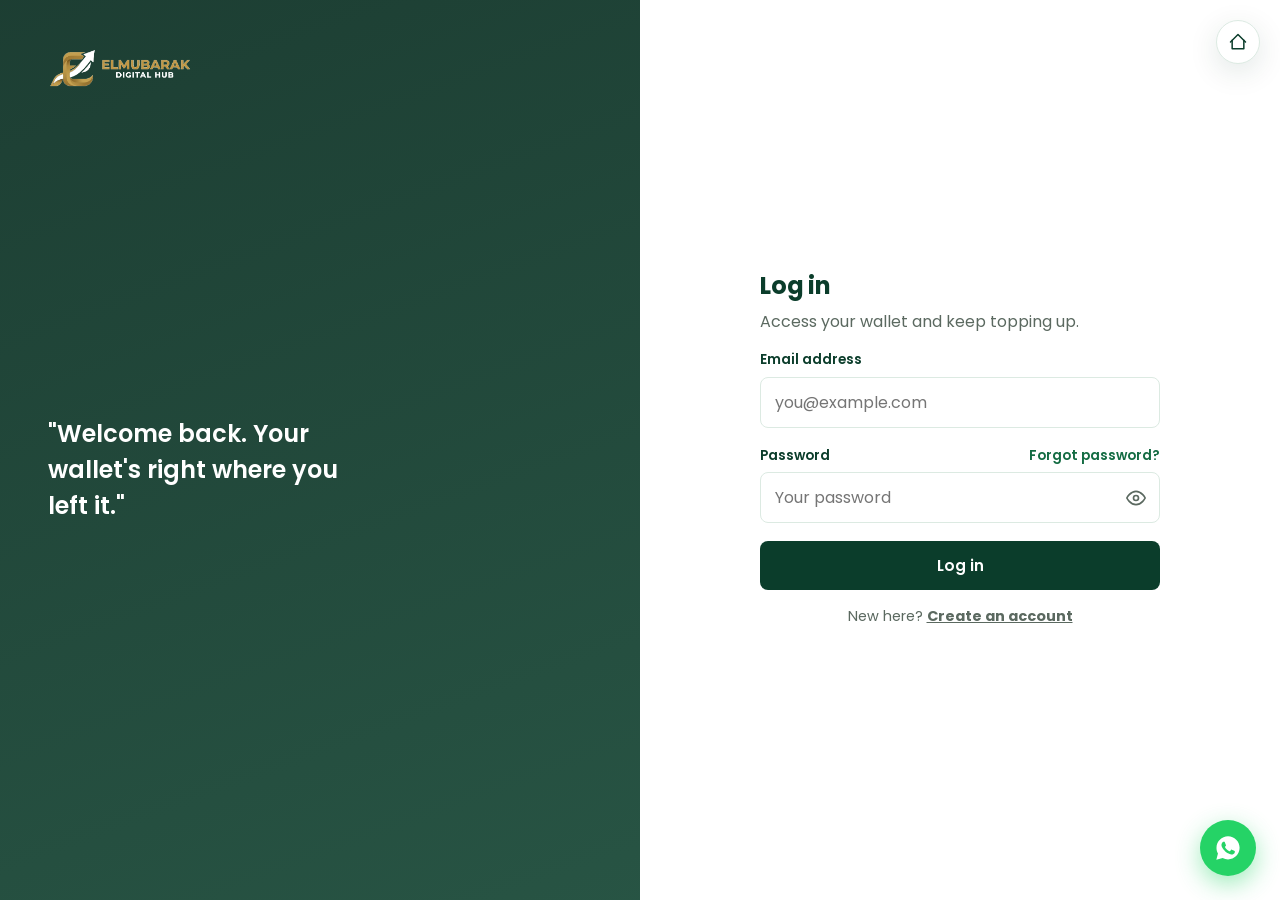
<file: dashboard.html>
<!DOCTYPE html>
<html lang="en">
<head>
<meta charset="UTF-8" />
<meta name="viewport" content="width=device-width, initial-scale=1.0" />
<title>Dashboard — Elmubarak Digital Hub</title>
<link rel="icon" type="image/png" href="assets/favicon.png" />
<link rel="preconnect" href="https://fonts.googleapis.com">
<link href="https://fonts.googleapis.com/css2?family=Poppins:wght@400;500;600;700;800&display=swap" rel="stylesheet">
<link rel="stylesheet" href="css/style.css?v=20261027" />
</head>
<body>
<div class="sidebar-backdrop" id="sidebar-backdrop"></div>
<div class="app-shell">

  <aside class="sidebar" id="sidebar">
    <a href="index.html" class="brand">
      <img class="brand-mark" src="assets/icon.png" alt="Elmubarak Digital Hub logo" />
      <span class="brand-text">Elmubarak</span>
    </a>
    <div class="sidebar-profile">
      <div class="user-avatar-circle" id="sidebar-avatar">U</div>
      <div class="sidebar-profile-text">
        <div class="sidebar-profile-name" id="sidebar-username">Loading...</div>
        <div class="sidebar-profile-balance" id="sidebar-balance">₦0.00</div>
      </div>
    </div>
    <button class="nav-item active" data-view="home"><svg class="icon" viewBox="0 0 24 24"><rect x="3" y="3" width="7" height="9" rx="1"/><rect x="14" y="3" width="7" height="5" rx="1"/><rect x="14" y="12" width="7" height="9" rx="1"/><rect x="3" y="16" width="7" height="5" rx="1"/></svg>Dashboard</button>
    <button class="nav-item" data-view="airtime" data-service="airtime"><svg class="icon" viewBox="0 0 24 24"><rect x="7" y="2" width="10" height="20" rx="2"/><line x1="11" y1="18" x2="13" y2="18"/></svg>Airtime</button>
    <button class="nav-item" data-view="data" data-service="data"><svg class="icon" viewBox="0 0 24 24"><path d="M5 12.5a11 11 0 0114 0"/><path d="M8.5 16a6 6 0 017 0"/><line x1="12" y1="19.5" x2="12" y2="19.51"/></svg>Data</button>
    <button class="nav-item" data-view="electricity" data-service="electricity"><svg class="icon" viewBox="0 0 24 24"><path d="M13 2 3 14h7l-1 8 10-12h-7l1-8z"/></svg>Electricity</button>
    <button class="nav-item" data-view="cable" data-service="cable"><svg class="icon" viewBox="0 0 24 24"><rect x="2" y="4" width="20" height="13" rx="2"/><line x1="8" y1="21" x2="16" y2="21"/><line x1="12" y1="17" x2="12" y2="21"/></svg>Cable TV</button>
    <button class="nav-item" data-view="exam" data-service="exam"><svg class="icon" viewBox="0 0 24 24"><path d="M22 10 12 5 2 10l10 5 10-5z"/><path d="M6 12v5c0 1.5 3 3 6 3s6-1.5 6-3v-5"/></svg>Exam PINs</button>
    <button class="nav-item" data-view="transactions"><svg class="icon" viewBox="0 0 24 24"><line x1="3" y1="6" x2="21" y2="6"/><line x1="3" y1="12" x2="21" y2="12"/><line x1="3" y1="18" x2="13" y2="18"/></svg>Transactions</button>
    <button class="nav-item" data-view="fund" data-service="funding"><svg class="icon" viewBox="0 0 24 24"><rect x="2" y="6" width="20" height="14" rx="2"/><path d="M2 10h20"/><path d="M6 15h2"/></svg>Fund wallet</button>
    <button class="nav-item" data-view="transfer" data-service="transfer"><svg class="icon" viewBox="0 0 24 24"><line x1="17" y1="7" x2="7" y2="17"/><polyline points="8 7 17 7 17 16"/></svg>Transfer</button>
    <button class="nav-item" data-view="withdraw" data-service="withdrawal"><svg class="icon" viewBox="0 0 24 24"><rect x="3" y="5" width="18" height="14" rx="2"/><line x1="3" y1="10" x2="21" y2="10"/><line x1="7" y1="15" x2="10" y2="15"/></svg>Withdraw</button>
    <button class="nav-item" data-view="airtime2cash" data-service="airtime-to-cash"><svg class="icon" viewBox="0 0 24 24"><rect x="7" y="2" width="10" height="20" rx="2"/><path d="M9 20h6"/><path d="M9 4h6"/><path d="M12 9v3l2 1"/></svg>Airtime to Cash</button>
    <button class="nav-item" data-view="notices"><svg class="icon" viewBox="0 0 24 24"><path d="M18 8a6 6 0 10-12 0c0 7-3 9-3 9h18s-3-2-3-9"/><path d="M13.7 21a2 2 0 01-3.4 0"/></svg>Notices <span class="nav-dot" id="notice-dot" style="display:none;"></span></button>
    <button class="nav-item" data-view="settings"><svg class="icon" viewBox="0 0 24 24"><circle cx="12" cy="12" r="3"/><path d="M19.4 15a1.65 1.65 0 00.33 1.82l.06.06a2 2 0 11-2.83 2.83l-.06-.06a1.65 1.65 0 00-1.82-.33 1.65 1.65 0 00-1 1.51V21a2 2 0 01-4 0v-.09A1.65 1.65 0 009 19.4a1.65 1.65 0 00-1.82.33l-.06.06a2 2 0 11-2.83-2.83l.06-.06A1.65 1.65 0 005 15a1.65 1.65 0 00-1.51-1H3.5a2 2 0 010-4h.09A1.65 1.65 0 005 9a1.65 1.65 0 00-.33-1.82l-.06-.06a2 2 0 112.83-2.83l.06.06A1.65 1.65 0 009 4.6a1.65 1.65 0 001-1.51V3a2 2 0 014 0v.09A1.65 1.65 0 0015 4.6a1.65 1.65 0 001.82-.33l.06-.06a2 2 0 112.83 2.83l-.06.06A1.65 1.65 0 0019.4 9a1.65 1.65 0 001.51 1H21a2 2 0 010 4h-.09a1.65 1.65 0 00-1.51 1z"/></svg>Settings</button>
    <div class="sidebar-footer">
      <a class="nav-item" href="admin.html" id="admin-link" style="display:none;"><svg class="icon" viewBox="0 0 24 24"><path d="M12 2 3 6v6c0 5 3.8 8.5 9 10 5.2-1.5 9-5 9-10V6l-9-4z"/></svg>Admin panel</a>
      <button class="nav-item" id="logout-btn"><svg class="icon" viewBox="0 0 24 24"><path d="M9 21H5a2 2 0 01-2-2V5a2 2 0 012-2h4"/><polyline points="16 17 21 12 16 7"/><line x1="21" y1="12" x2="9" y2="12"/></svg>Log out</button>
    </div>
  </aside>

  <div class="main-area">
    <div class="mobile-appbar">
      <a href="index.html" class="brand">
        <img class="header-logo" src="assets/logo-wide.png" alt="Elmubarak Digital Hub logo" />
      </a>
      <button class="hamburger-btn" id="sidebar-toggle" aria-label="Open menu">
        <svg class="icon" viewBox="0 0 24 24" style="width:22px;height:22px;"><line x1="3" y1="6" x2="21" y2="6"/><line x1="3" y1="12" x2="21" y2="12"/><line x1="3" y1="18" x2="21" y2="18"/></svg>
      </button>
    </div>
    <div class="topbar">
      <div>
        <strong>Dashboard</strong>
      </div>
      <div class="topbar-profile">
        <div class="topbar-profile-text">
          <div class="topbar-profile-name" id="topbar-username">Loading...</div>
          <div class="topbar-profile-balance" id="topbar-balance">₦0.00</div>
        </div>
        <div class="user-avatar-circle" id="topbar-avatar">U</div>
      </div>
    </div>

    <div class="view-body">
      <div class="site-banner maintenance" id="maintenance-banner" style="display:none;"></div>
      <div class="site-banner notice" id="site-notice" style="display:none;"></div>

      <!-- HOME -->
      <section class="view active" id="view-home">
        <div class="wallet-card">
          <div class="wallet-top">
            <div>
              <div class="wallet-greet" id="wallet-greet">Welcome back</div>
              <div class="wallet-label">Available balance
                <button type="button" class="wallet-eye" id="balance-eye" aria-label="Hide balance"></button>
              </div>
              <div class="wallet-balance" id="wallet-balance">₦0.00</div>
            </div>
            <div class="user-avatar-circle wallet-avatar" id="mobile-profile-avatar">U</div>
          </div>
          <div class="wallet-actions">
            <button class="wallet-action" data-view="fund" data-service="funding"><svg class="icon" viewBox="0 0 24 24"><line x1="12" y1="5" x2="12" y2="19"/><line x1="5" y1="12" x2="19" y2="12"/></svg>Fund wallet</button>
            <button class="wallet-action" data-view="transfer" data-service="transfer"><svg class="icon" viewBox="0 0 24 24"><line x1="17" y1="7" x2="7" y2="17"/><polyline points="8 7 17 7 17 16"/></svg>Transfer</button>
            <button class="wallet-action" data-view="withdraw" data-service="withdrawal"><svg class="icon" viewBox="0 0 24 24"><rect x="3" y="5" width="18" height="14" rx="2"/><line x1="3" y1="10" x2="21" y2="10"/></svg>Withdraw</button>
          </div>
        </div>
        <div class="card provider-strip" id="provider-strip" style="display:none;">
          <div>
            <div class="stat-label">Provider wallet balance (admin only)</div>
            <div class="stat-value" id="provider-strip-balance">—</div>
            <div class="field-hint" id="provider-strip-note"></div>
          </div>
          <a class="btn btn-primary btn-sm" href="admin.html">Open admin panel</a>
        </div>
        <h2>Quick actions</h2>
        <div class="grid-tiles">
          <button class="tile-btn" data-view="airtime" data-service="airtime"><div class="tile-icon icon-chip"><svg class="icon" viewBox="0 0 24 24"><rect x="7" y="2" width="10" height="20" rx="2"/><line x1="11" y1="18" x2="13" y2="18"/></svg></div><div class="tile-title">Airtime</div><div class="tile-sub">All networks</div></button>
          <button class="tile-btn" data-view="data" data-service="data"><div class="tile-icon icon-chip"><svg class="icon" viewBox="0 0 24 24"><path d="M5 12.5a11 11 0 0114 0"/><path d="M8.5 16a6 6 0 017 0"/><line x1="12" y1="19.5" x2="12" y2="19.51"/></svg></div><div class="tile-title">Data</div><div class="tile-sub">Daily to monthly</div></button>
          <button class="tile-btn" data-view="electricity" data-service="electricity"><div class="tile-icon icon-chip"><svg class="icon" viewBox="0 0 24 24"><path d="M13 2 3 14h7l-1 8 10-12h-7l1-8z"/></svg></div><div class="tile-title">Electricity</div><div class="tile-sub">Prepaid & postpaid</div></button>
          <button class="tile-btn" data-view="cable" data-service="cable"><div class="tile-icon icon-chip"><svg class="icon" viewBox="0 0 24 24"><rect x="2" y="4" width="20" height="13" rx="2"/><line x1="8" y1="21" x2="16" y2="21"/><line x1="12" y1="17" x2="12" y2="21"/></svg></div><div class="tile-title">Cable TV</div><div class="tile-sub">DStv, GOtv, Startimes</div></button>
          <button class="tile-btn" data-view="exam" data-service="exam"><div class="tile-icon icon-chip"><svg class="icon" viewBox="0 0 24 24"><path d="M22 10 12 5 2 10l10 5 10-5z"/><path d="M6 12v5c0 1.5 3 3 6 3s6-1.5 6-3v-5"/></svg></div><div class="tile-title">Exam PINs</div><div class="tile-sub" id="exam-tile-sub">WAEC, NECO, JAMB</div></button>
          <button class="tile-btn" data-view="fund" data-service="funding"><div class="tile-icon icon-chip"><svg class="icon" viewBox="0 0 24 24"><rect x="2" y="6" width="20" height="14" rx="2"/><path d="M2 10h20"/><path d="M6 15h2"/></svg></div><div class="tile-title">Fund wallet</div><div class="tile-sub">Card or transfer</div></button>
          <button class="tile-btn" data-view="transfer" data-service="transfer"><div class="tile-icon icon-chip"><svg class="icon" viewBox="0 0 24 24"><line x1="17" y1="7" x2="7" y2="17"/><polyline points="8 7 17 7 17 16"/></svg></div><div class="tile-title">Transfer</div><div class="tile-sub">Send to another user</div></button>
          <button class="tile-btn" data-view="withdraw" data-service="withdrawal"><div class="tile-icon icon-chip"><svg class="icon" viewBox="0 0 24 24"><rect x="3" y="5" width="18" height="14" rx="2"/><line x1="3" y1="10" x2="21" y2="10"/><line x1="7" y1="15" x2="10" y2="15"/></svg></div><div class="tile-title">Withdraw</div><div class="tile-sub">To your bank account</div></button>
          <button class="tile-btn" data-view="airtime2cash" data-service="airtime-to-cash"><div class="tile-icon icon-chip"><svg class="icon" viewBox="0 0 24 24"><rect x="7" y="2" width="10" height="20" rx="2"/><path d="M9 20h6"/><path d="M9 4h6"/><path d="M12 9v3l2 1"/></svg></div><div class="tile-title">Airtime to Cash</div><div class="tile-sub">Convert airtime sent</div></button>
        </div>
        <h2>Recent transactions</h2>
        <div class="card" style="padding:0; overflow:hidden;">
          <table class="tx-table" id="home-tx-table">
            <thead><tr><th>Description</th><th>Amount</th><th>Status</th><th>Date</th><th></th></tr></thead>
            <tbody id="home-tx-body"></tbody>
          </table>
          <div class="empty-state" id="home-tx-empty" style="display:none;">No transactions yet. Your purchases will show up here.</div>
        </div>
      </section>

      <!-- AIRTIME -->
      <section class="view" id="view-airtime">
        <h2>Buy airtime</h2>
        <form class="card form-card" id="airtime-form">
          <div class="field">
            <label for="airtime-network">Network</label>
            <select id="airtime-network" required>
              <option value="">Select network</option>
              <option value="mtn">MTN</option>
              <option value="airtel">Airtel</option>
              <option value="glo">Glo</option>
              <option value="9mobile">9mobile</option>
            </select>
          </div>
          <div class="field">
            <label for="airtime-phone">Phone number</label>
            <input id="airtime-phone" type="tel" required placeholder="080..." />
          </div>
          <div class="field">
            <label for="airtime-amount">Amount (₦)</label>
            <input id="airtime-amount" type="number" min="50" max="50000" required placeholder="e.g. 500" />
            <div class="chip-row" id="airtime-chips">
              <button type="button" class="chip" data-amount="100">₦100</button>
              <button type="button" class="chip" data-amount="200">₦200</button>
              <button type="button" class="chip" data-amount="500">₦500</button>
              <button type="button" class="chip" data-amount="1000">₦1,000</button>
              <button type="button" class="chip" data-amount="2000">₦2,000</button>
            </div>
            <p class="field-hint" id="airtime-pay-hint"></p>
          </div>
          <button class="btn btn-accent btn-block" type="submit">Buy airtime</button>
        </form>
      </section>

      <!-- DATA -->
      <section class="view" id="view-data">
        <h2>Buy data</h2>
        <form class="card form-card" id="data-form">
          <div class="field">
            <label for="data-network">Network</label>
            <select id="data-network" required>
              <option value="">Select network</option>
              <option value="mtn">MTN</option>
              <option value="airtel">Airtel</option>
              <option value="glo">Glo</option>
              <option value="9mobile">9mobile</option>
            </select>
          </div>
          <div class="field" id="data-cat-field" style="display:none;">
            <label>Plan type</label>
            <div class="chip-row" id="data-categories"></div>
          </div>
          <div class="field" id="data-plan-field" style="display:none;">
            <label>Choose a plan</label>
            <div class="plan-list" id="data-plans"></div>
            <p class="field-hint" id="data-plan-hint"></p>
          </div>
          <div class="field">
            <label for="data-phone">Phone number</label>
            <input id="data-phone" type="tel" required placeholder="080..." />
          </div>
          <button class="btn btn-accent btn-block" type="submit">Buy data</button>
        </form>
      </section>

      <!-- ELECTRICITY -->
      <section class="view" id="view-electricity">
        <h2>Pay electricity bill</h2>
        <form class="card form-card" id="electricity-form">
          <div class="field">
            <label for="elec-disco">Distribution company</label>
            <select id="elec-disco" required>
              <option value="">Loading...</option>
            </select>
          </div>
          <div class="two-col">
            <div class="field">
              <label for="elec-meter-type">Meter type</label>
              <select id="elec-meter-type" required>
                <option value="prepaid">Prepaid</option>
                <option value="postpaid">Postpaid</option>
              </select>
            </div>
            <div class="field">
              <label for="elec-meter">Meter number</label>
              <input id="elec-meter" type="text" inputmode="numeric" required placeholder="e.g. 04512345678" />
            </div>
          </div>
          <button type="button" class="btn btn-primary btn-sm" id="elec-verify-btn" style="margin-bottom:14px;">Verify meter</button>
          <div class="verify-box" id="elec-verify-box" style="display:none;"></div>
          <div class="field">
            <label for="elec-phone">Phone number</label>
            <input id="elec-phone" type="tel" required placeholder="080..." />
          </div>
          <div class="field">
            <label for="elec-amount">Amount (₦)</label>
            <input id="elec-amount" type="number" min="500" max="500000" required placeholder="e.g. 5000" />
            <p class="field-hint" id="elec-pay-hint"></p>
          </div>
          <button class="btn btn-accent btn-block" type="submit">Pay bill</button>
        </form>
      </section>

      <!-- CABLE -->
      <section class="view" id="view-cable">
        <h2>Cable TV subscription</h2>
        <form class="card form-card" id="cable-form">
          <div class="field">
            <label for="cable-provider">Provider</label>
            <select id="cable-provider" required>
              <option value="">Select provider</option>
              <option value="dstv">DStv</option>
              <option value="gotv">GOtv</option>
              <option value="startimes">Startimes</option>
            </select>
          </div>
          <div class="field">
            <label for="cable-plan">Bouquet</label>
            <select id="cable-plan" required disabled><option value="">Select a provider first</option></select>
          </div>
          <div class="field">
            <label for="cable-card">Smartcard / IUC number</label>
            <input id="cable-card" type="text" inputmode="numeric" required placeholder="e.g. 1234567890" />
          </div>
          <button type="button" class="btn btn-primary btn-sm" id="cable-verify-btn" style="margin-bottom:14px;">Verify smartcard</button>
          <div class="verify-box" id="cable-verify-box" style="display:none;"></div>
          <div class="field">
            <label for="cable-phone">Phone number</label>
            <input id="cable-phone" type="tel" required placeholder="080..." />
          </div>
          <button class="btn btn-accent btn-block" type="submit">Subscribe</button>
        </form>
      </section>

      <!-- EXAM -->
      <section class="view" id="view-exam">
        <h2>Exam PINs</h2>
        <form class="card form-card" id="exam-form">
          <div class="field">
            <label for="exam-plan">PIN type</label>
            <select id="exam-plan" required><option value="">Loading...</option></select>
          </div>
          <div class="field" id="exam-profile-field" style="display:none;">
            <label for="exam-profile">JAMB profile code</label>
            <input id="exam-profile" type="text" inputmode="numeric" placeholder="Your JAMB profile code" />
            <p class="field-hint">Dial *55019# with the phone number used for your JAMB profile to get it.</p>
          </div>
          <div class="field">
            <label for="exam-quantity">Quantity</label>
            <input id="exam-quantity" type="number" min="1" max="5" value="1" required />
          </div>
          <div class="field">
            <label for="exam-phone">Phone number</label>
            <input id="exam-phone" type="tel" required placeholder="080..." />
          </div>
          <button class="btn btn-accent btn-block" type="submit">Buy PIN</button>
        </form>
      </section>

      <!-- TRANSACTIONS -->
      <section class="view" id="view-transactions">
        <h2>All transactions</h2>
        <div class="filter-row">
          <select id="tx-filter-type" aria-label="Filter by type">
            <option value="">All types</option>
            <option value="airtime">Airtime</option>
            <option value="data">Data</option>
            <option value="electricity">Electricity</option>
            <option value="cable">Cable TV</option>
            <option value="exam">Exam PIN</option>
            <option value="wallet-funding">Wallet funding</option>
            <option value="transfer">Transfers</option>
            <option value="pins">PINs &amp; tokens</option>
            <option value="withdrawal">Withdrawals</option>
          </select>
          <select id="tx-filter-status" aria-label="Filter by status">
            <option value="">All statuses</option>
            <option value="success">Successful</option>
            <option value="pending">Pending</option>
            <option value="failed">Failed</option>
          </select>
        </div>
        <div class="card" style="padding:0; overflow:hidden;">
          <table class="tx-table" id="full-tx-table">
            <thead><tr><th>Description</th><th>Type</th><th>Amount</th><th>Status</th><th>Date</th><th></th></tr></thead>
            <tbody id="full-tx-body"></tbody>
          </table>
          <div class="empty-state" id="full-tx-empty" style="display:none;">No transactions yet.</div>
        </div>
      </section>

      <!-- FUND WALLET -->
      <section class="view" id="view-fund">
        <h2>Fund your wallet</h2>
        <form class="card form-card" id="fund-form">
          <div class="field">
            <label for="fund-amount">Amount (₦)</label>
            <input id="fund-amount" type="number" min="100" required placeholder="e.g. 5000" />
          </div>
          <div class="chip-row" id="fund-chips">
            <button type="button" class="chip" data-amount="1000">₦1,000</button>
            <button type="button" class="chip" data-amount="2000">₦2,000</button>
            <button type="button" class="chip" data-amount="5000">₦5,000</button>
            <button type="button" class="chip" data-amount="10000">₦10,000</button>
            <button type="button" class="chip" data-amount="20000">₦20,000</button>
          </div>
          <p class="field-hint" id="fund-hint">Pay with card, bank transfer or USSD. Payments are processed securely by Flutterwave and your wallet is credited automatically.</p>
          <button class="btn btn-accent btn-block" type="submit">Fund wallet</button>
        </form>
      </section>

      <!-- TRANSFER -->
      <section class="view" id="view-transfer">
        <h2>Transfer to another user</h2>
        <form class="card form-card" id="transfer-form">
          <div class="field">
            <label for="transfer-recipient">Recipient's email or phone number</label>
            <input id="transfer-recipient" type="text" required placeholder="e.g. amina@example.com" />
          </div>
          <div class="field">
            <label for="transfer-amount">Amount (₦)</label>
            <input id="transfer-amount" type="number" min="1" required placeholder="e.g. 2000" />
          </div>
          <div class="field">
            <label for="transfer-pin">Transaction PIN</label>
            <input id="transfer-pin" type="password" inputmode="numeric" maxlength="4" pattern="\d{4}" required placeholder="4-digit PIN" />
            <p class="field-hint">No PIN yet? Set one in <a href="#" data-view="settings">Settings</a>.</p>
          </div>
          <button class="btn btn-accent btn-block" type="submit">Send</button>
        </form>
      </section>

      <!-- WITHDRAW -->
      <section class="view" id="view-withdraw">
        <h2>Withdraw to bank account</h2>
        <p class="muted" style="margin-bottom:14px;">Withdrawals are paid by our team. Ask below, the amount is held from your wallet, and we send it to your bank account. You will get an email at every step and can follow the status here.</p>
        <div class="card form-card" id="withdraw-no-bank" style="display:none; margin-bottom:16px;">
          <p style="margin-bottom:12px;">You haven't added a withdrawal bank account yet.</p>
          <button class="btn btn-primary btn-sm" data-view="settings">Add bank account</button>
        </div>
        <div class="card form-card" id="withdraw-bank-summary" style="display:none; margin-bottom:16px;">
          <p class="field-hint" style="margin-bottom:6px;">Withdrawing to</p>
          <strong id="withdraw-bank-details">—</strong>
        </div>
        <form class="card form-card" id="withdraw-form">
          <div class="field">
            <label for="withdraw-amount">Amount (₦)</label>
            <input id="withdraw-amount" type="number" min="1" required placeholder="e.g. 5000" />
            <p class="field-hint" id="withdraw-min-hint"></p>
          </div>
          <div class="field">
            <label for="withdraw-pin">Transaction PIN</label>
            <input id="withdraw-pin" type="password" inputmode="numeric" maxlength="4" pattern="\d{4}" required placeholder="4-digit PIN" />
          </div>
          <button class="btn btn-accent btn-block" type="submit">Request withdrawal</button>
        </form>
        <h3 style="margin-top:28px;">Your withdrawal requests</h3>
        <div id="withdrawals-list"></div>
        <div class="empty-state" id="withdrawals-empty" style="display:none;">You have not requested a withdrawal yet.</div>
      </section>

      <!-- AIRTIME TO CASH -->
      <section class="view" id="view-airtime2cash">
        <h2>Airtime to Cash</h2>
        <p style="margin-bottom:16px;" id="a2c-intro">Turn your extra airtime into cash. Choose the line, enter the amount, and we show you where to send it. Your wallet is credited once we confirm it arrived.</p>

        <div class="empty-state" id="a2c-unavailable" style="display:none;">Airtime to cash is not available at the moment. Please check again later.</div>

        <form class="card form-card" id="airtime2cash-form">
          <div class="field" id="a2c-method-field" style="display:none;">
            <label for="a2c-method">Verification method</label>
            <select id="a2c-method">
              <option value="manual">Manual review (we check and credit you)</option>
              <option value="automatic">Automatic (instant, where available)</option>
            </select>
            <p class="field-hint" id="a2c-method-hint"></p>
          </div>
          <div class="field">
            <label for="a2c-network">Which line are you sending?</label>
            <select id="a2c-network" required>
              <option value="">Select network</option>
            </select>
          </div>
          <div class="field">
            <label for="a2c-amount">Airtime you will send (₦)</label>
            <input id="a2c-amount" type="number" min="100" required placeholder="e.g. 1000" />
            <p class="field-hint" id="a2c-rate-hint">You'll receive a percentage of the airtime you send.</p>
          </div>
          <div class="payout-box" id="a2c-payout" style="display:none;"></div>
          <div class="field">
            <label for="a2c-phone">Phone number you will send the airtime from</label>
            <input id="a2c-phone" type="tel" required placeholder="080..." />
          </div>
          <button class="btn btn-accent btn-block" type="submit" id="a2c-proceed">Proceed</button>
        </form>

        <div class="card form-card" id="a2c-step2" style="display:none;">
          <h3 style="margin-top:0;">Send the airtime</h3>
          <div class="rcpt-rows" id="a2c-summary"></div>
          <div class="send-to-box" id="a2c-sendto"></div>
          <ol class="a2c-steps">
            <li>Open your phone's airtime transfer (for example "Share" or "Send airtime") on the <strong id="a2c-net-name"></strong> line.</li>
            <li>Send exactly <strong id="a2c-send-amount"></strong> to the number above, from <strong id="a2c-from"></strong>.</li>
            <li>Come back here, tick the box and place your request.</li>
          </ol>
          <label class="check-item"><input type="checkbox" id="a2c-confirm" /><span><strong>I have sent the airtime</strong><small>Only tick this after the transfer is done. Requests for airtime that did not arrive will be rejected.</small></span></label>
          <div class="field" style="margin-top:14px;">
            <label for="a2c-pin">Transaction PIN</label>
            <input id="a2c-pin" type="password" inputmode="numeric" maxlength="4" pattern="\d{4}" placeholder="4-digit PIN" />
          </div>
          <div class="modal-actions">
            <button type="button" class="btn btn-primary" id="a2c-back">Back</button>
            <button type="button" class="btn btn-accent" id="a2c-submit">Place my request</button>
          </div>
        </div>
      </section>

      <!-- SETTINGS -->
      <section class="view" id="view-notices">
        <h2>Notices</h2>
        <p class="muted">Messages from Elmubarak Digital Hub.</p>
        <div id="notices-list"></div>
        <div class="empty-state" id="notices-empty" style="display:none;">You have no notices yet.</div>
      </section>

      <section class="view" id="view-settings">
        <h2>Settings</h2>

        <h3 style="margin-top:0;">Transaction PIN</h3>
        <form class="card form-card" id="pin-form" style="margin-bottom:28px;">
          <div class="field" id="pin-current-field" style="display:none;">
            <label for="pin-current">Current PIN</label>
            <input id="pin-current" type="password" inputmode="numeric" maxlength="4" pattern="\d{4}" placeholder="Current 4-digit PIN" />
          </div>
          <div class="field">
            <label for="pin-new">New PIN</label>
            <input id="pin-new" type="password" inputmode="numeric" maxlength="4" pattern="\d{4}" required placeholder="4-digit PIN" />
          </div>
          <div class="field">
            <label for="pin-password">Account password</label>
            <input id="pin-password" type="password" required placeholder="Confirm your password" />
            <p class="field-hint">Required to confirm it's really you.</p>
          </div>
          <button class="btn btn-primary btn-block" type="submit" id="pin-submit-btn">Set PIN</button>
        </form>

        <h3 data-service="withdrawal">Withdrawal Bank Account</h3>
        <form class="card form-card" id="bank-form" data-service="withdrawal">
          <div class="field">
            <label for="bank-select">Bank</label>
            <select id="bank-select" required><option value="">Loading banks...</option></select>
          </div>
          <div class="field">
            <label for="bank-account-number">Account number</label>
            <input id="bank-account-number" type="text" required placeholder="10-digit account number" maxlength="10" />
            <p class="field-hint">
              <a href="#" id="resolve-account-btn">Verify account name</a>
            </p>
          </div>
          <div class="field">
            <label for="bank-account-name">Account name</label>
            <input id="bank-account-name" type="text" required placeholder="Name on the account" />
          </div>
          <div class="field">
            <label for="bank-pin">Transaction PIN</label>
            <input id="bank-pin" type="password" inputmode="numeric" maxlength="4" pattern="\d{4}" required placeholder="4-digit PIN" />
            <p class="field-hint">Required so only you can change your payout account.</p>
          </div>
          <button class="btn btn-primary btn-block" type="submit">Save bank account</button>
        </form>
      </section>

    </div>
  </div>
</div>

<div class="modal-backdrop" id="modal-root" style="display:none;"><div class="modal" id="modal-box" role="dialog" aria-modal="true"></div></div>

<script src="js/config.js?v=20261027"></script>
<script src="js/api.js?v=20261027"></script>
<script src="js/dashboard.js?v=20261027"></script>
<a href="https://wa.me/2348147272610?text=Hi%2C%20I%20need%20help%20with%20my%20Elmubarak%20Digital%20Hub%20account" target="_blank" rel="noopener" class="whatsapp-float-btn" aria-label="Chat with us on WhatsApp">
  <svg viewBox="0 0 24 24" fill="currentColor"><path d="M12.04 2C6.58 2 2.13 6.45 2.13 11.91c0 1.75.46 3.39 1.26 4.81L2 22l5.42-1.35a9.87 9.87 0 004.62 1.15h.01c5.46 0 9.9-4.45 9.9-9.91C21.95 6.45 17.5 2 12.04 2zm5.8 14.11c-.24.68-1.4 1.3-1.93 1.37-.5.07-1.12.1-1.8-.11-.42-.13-.95-.3-1.64-.6-2.88-1.24-4.76-4.15-4.9-4.34-.15-.19-1.17-1.56-1.17-2.98 0-1.42.74-2.11 1-2.4.26-.29.57-.36.76-.36.19 0 .38 0 .55.01.18.01.41-.07.64.49.24.58.81 2 .88 2.15.07.15.11.32.02.51-.09.19-.14.31-.27.48-.14.17-.29.38-.41.51-.14.14-.28.29-.12.57.16.28.72 1.19 1.55 1.93 1.06.95 1.96 1.24 2.24 1.38.28.14.44.12.6-.07.16-.19.7-.82.89-1.1.19-.28.37-.23.63-.14.26.09 1.66.79 1.94.93.28.14.47.21.53.33.07.12.07.68-.17 1.36z"/></svg>
</a>
<script src="js/password-toggle.js?v=20261027"></script>
</body>
</html>
</file>
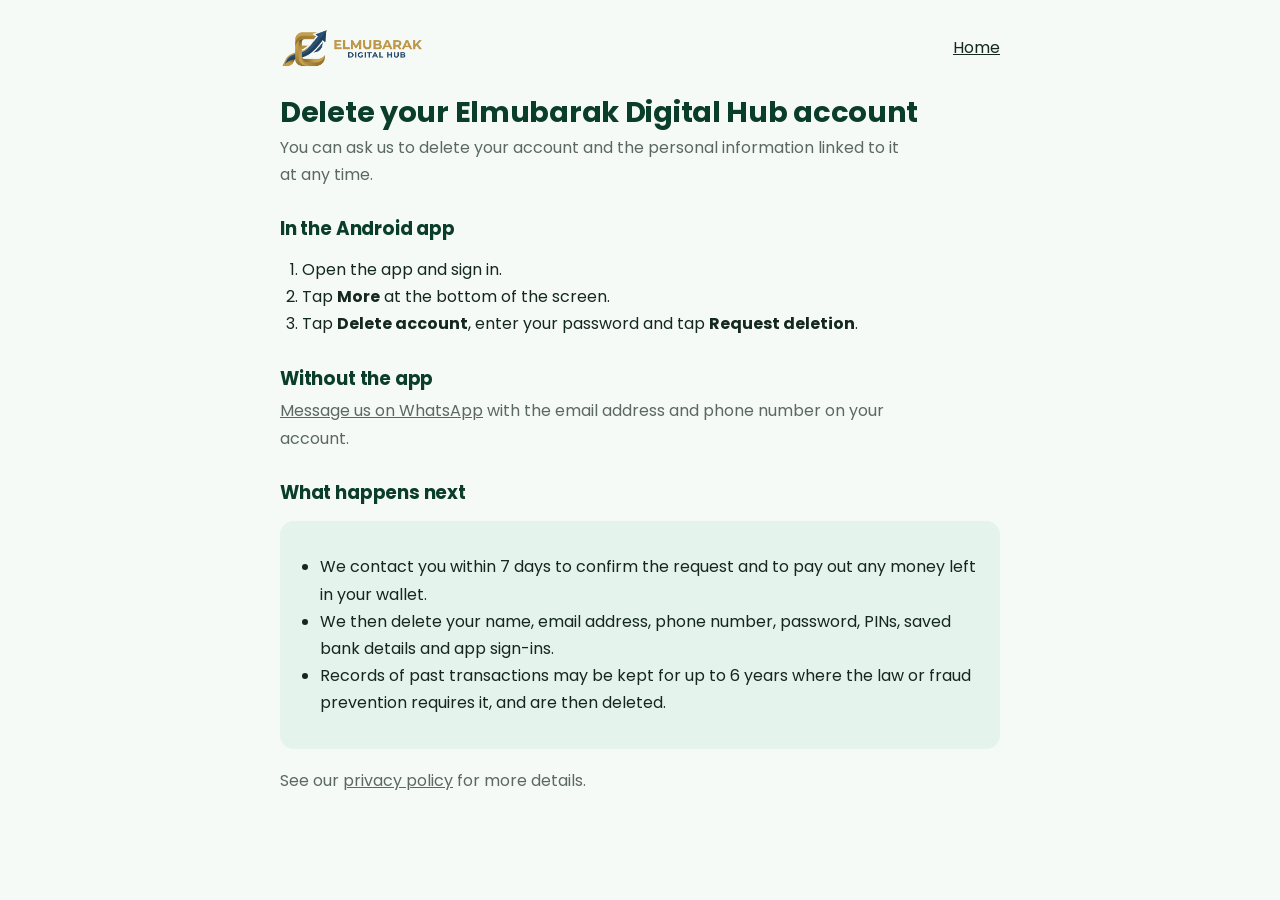
<file: delete-account.html>
<!DOCTYPE html>
<html lang="en">
<head>
<meta charset="UTF-8" />
<meta name="viewport" content="width=device-width, initial-scale=1.0" />
<title>Delete your account | Elmubarak Digital Hub</title>
<link rel="icon" type="image/png" href="assets/favicon.png" />
<link href="https://fonts.googleapis.com/css2?family=Poppins:wght@400;500;600;700;800&display=swap" rel="stylesheet">
<link rel="stylesheet" href="css/style.css?v=20261027" />
<style>
  .legal{max-width:760px;margin:0 auto;padding:28px 20px 60px;line-height:1.7;color:var(--text)}
  .legal header{display:flex;align-items:center;justify-content:space-between;margin-bottom:28px}
  .legal header img{height:40px}
  .legal h1{font-size:1.8rem;margin:0 0 4px}
  .legal h2{font-size:1.15rem;margin:30px 0 8px}
  .legal ul,.legal ol{padding-left:22px}
  .legal .muted{color:var(--muted, #6B7A72)}
  .legal .box{background:var(--brand-tint, #E6F2EC);border-radius:14px;padding:16px 18px;margin:18px 0}
</style>
</head>
<body>
<main class="legal">
<header><a href="index.html"><img src="assets/logo-wide.png" alt="Elmubarak Digital Hub" /></a><a href="index.html">Home</a></header>
<h1>Delete your Elmubarak Digital Hub account</h1>
<p>You can ask us to delete your account and the personal information linked to it at any time.</p>

<h2>In the Android app</h2>
<ol>
  <li>Open the app and sign in.</li>
  <li>Tap <strong>More</strong> at the bottom of the screen.</li>
  <li>Tap <strong>Delete account</strong>, enter your password and tap <strong>Request deletion</strong>.</li>
</ol>

<h2>Without the app</h2>
<p><a href="https://wa.me/2348147272610?text=I%20want%20to%20delete%20my%20Elmubarak%20Digital%20Hub%20account" target="_blank" rel="noopener">Message us on WhatsApp</a> with the email address and phone number on your account.</p>

<h2>What happens next</h2>
<div class="box">
<ul>
  <li>We contact you within 7 days to confirm the request and to pay out any money left in your wallet.</li>
  <li>We then delete your name, email address, phone number, password, PINs, saved bank details and app sign-ins.</li>
  <li>Records of past transactions may be kept for up to 6 years where the law or fraud prevention requires it, and are then deleted.</li>
</ul>
</div>
<p>See our <a href="privacy.html">privacy policy</a> for more details.</p>
</main>
</body>
</html>
</file>
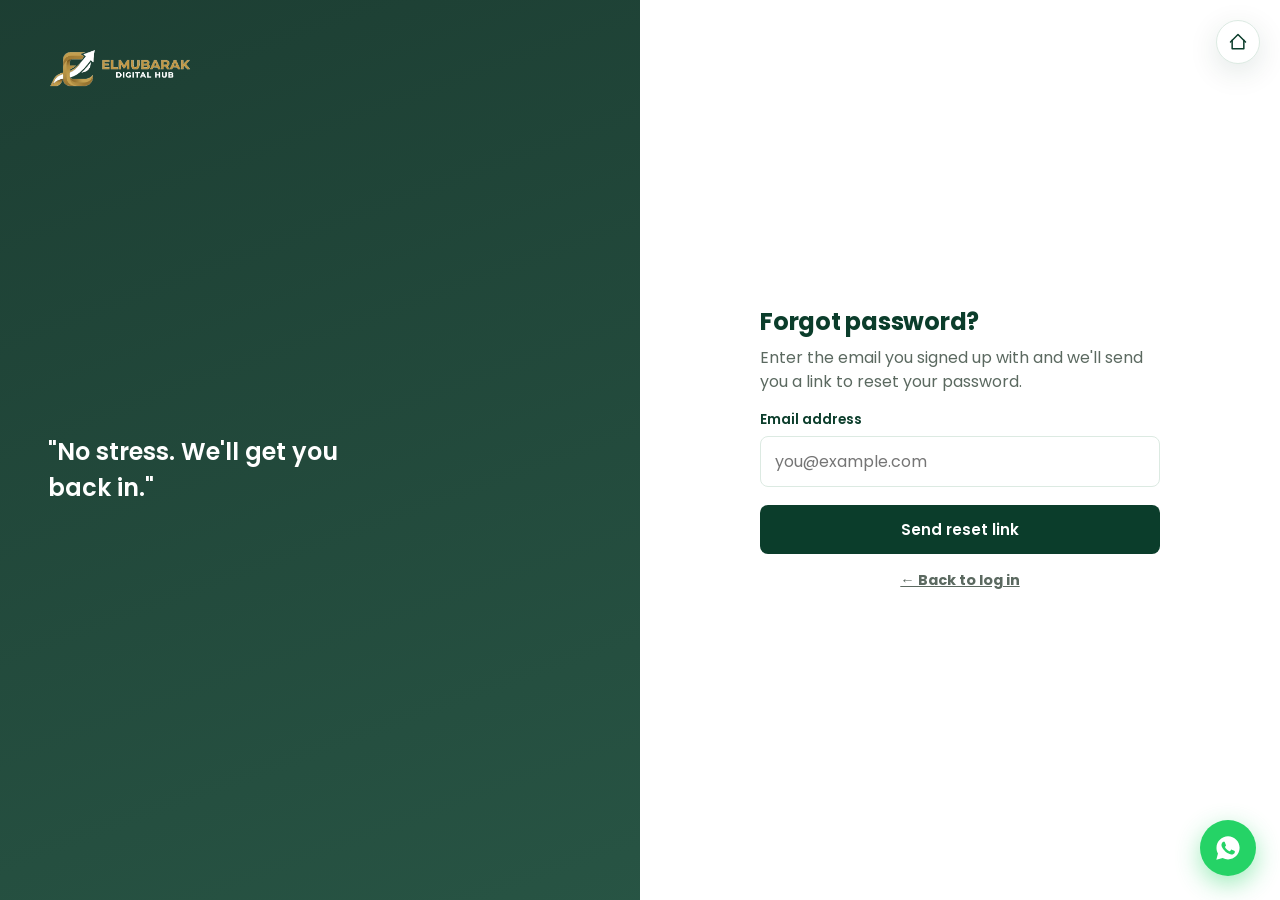
<file: forgot-password.html>
<!DOCTYPE html>
<html lang="en">
<head>
<meta charset="UTF-8" />
<meta name="viewport" content="width=device-width, initial-scale=1.0" />
<title>Forgot password — Elmubarak Digital Hub</title>
<link rel="icon" type="image/png" href="assets/favicon.png" />
<link rel="preconnect" href="https://fonts.googleapis.com">
<link href="https://fonts.googleapis.com/css2?family=Poppins:wght@400;500;600;700;800&display=swap" rel="stylesheet">
<link rel="stylesheet" href="css/style.css?v=20261027" />
</head>
<body>
<script src="js/config.js?v=20261027"></script>
<script src="js/api.js?v=20261027"></script>
<script>
  if (Api.isLoggedIn()) { location.replace('dashboard.html'); }
</script>
<a href="index.html" class="home-float-btn" aria-label="Back to home">
  <svg class="icon" viewBox="0 0 24 24" style="width:20px;height:20px;"><path d="M3 12l9-9 9 9"/><path d="M5 10v10h14V10"/></svg>
</a>
<div class="auth-shell">
  <div class="auth-visual" style="--auth-bg-image: url('https://images.pexels.com/photos/1144228/pexels-photo-1144228.jpeg?auto=compress&cs=tinysrgb&w=1200');">
    <a href="index.html" class="brand">
      <img class="header-logo" src="assets/logo-wide-light.png" alt="Elmubarak Digital Hub logo" />
    </a>
    <div class="quote">"No stress. We'll get you back in."</div>
    <div></div>
  </div>
  <div class="auth-form-side">
    <div class="auth-box">
      <div id="forgot-view">
        <h2>Forgot password?</h2>
        <p>Enter the email you signed up with and we'll send you a link to reset your password.</p>
        <form id="forgot-form">
          <div class="field">
            <label for="email">Email address</label>
            <input id="email" name="email" type="email" required autocomplete="email" placeholder="you@example.com" />
          </div>
          <button type="submit" class="btn btn-primary btn-block" id="submit-btn">Send reset link</button>
        </form>
        <div class="switch-link"><a href="login.html"><strong>&larr; Back to log in</strong></a></div>
      </div>

      <div id="sent-view" class="auth-panel hidden">
        <div class="panel-icon"><svg viewBox="0 0 24 24" width="30" height="30" fill="none" stroke="currentColor" stroke-width="2" stroke-linecap="round" stroke-linejoin="round"><rect x="3" y="5" width="18" height="14" rx="2"/><path d="M3 7l9 6 9-6"/></svg></div>
        <h2>Check your email</h2>
        <p>If an account exists for</p>
        <div class="email-pill" id="sent-to"></div>
        <p>you'll receive a password reset link shortly. The link works for 1 hour. Check your spam folder if you don't see it.</p>
        <button type="button" class="btn btn-primary btn-block" id="resend-btn" data-label="Send again">Send again</button>
        <div class="switch-link"><a href="login.html"><strong>Back to log in</strong></a></div>
      </div>
    </div>
  </div>
</div>
<script src="js/password-toggle.js?v=20261027"></script>
<script>

  function startCooldown(btn, label, seconds) {
    let left = seconds;
    btn.disabled = true;
    btn.textContent = label + ' (' + left + 's)';
    const t = setInterval(() => {
      left--;
      if (left <= 0) { clearInterval(t); btn.disabled = false; btn.textContent = label; }
      else btn.textContent = label + ' (' + left + 's)';
    }, 1000);
  }
  const emailInput = document.getElementById('email');
  const sendBtn = document.getElementById('submit-btn');
  const againBtn = document.getElementById('resend-btn');
  const qp = new URLSearchParams(location.search).get('email');
  if (qp) emailInput.value = qp;
  let sentEmail = '';

  async function requestReset(email) {
    await Api.post('/auth/forgot-password', { email });
  }

  document.getElementById('forgot-form').addEventListener('submit', async (e) => {
    e.preventDefault();
    sendBtn.disabled = true;
    sendBtn.textContent = 'Sending...';
    try {
      sentEmail = emailInput.value.trim();
      await requestReset(sentEmail);
      document.getElementById('sent-to').textContent = sentEmail;
      document.getElementById('forgot-view').classList.add('hidden');
      document.getElementById('sent-view').classList.remove('hidden');
      startCooldown(againBtn, againBtn.dataset.label, 60);
    } catch (err) {
      toast(err.message, 'error');
    }
    sendBtn.disabled = false;
    sendBtn.textContent = 'Send reset link';
  });

  againBtn.addEventListener('click', async () => {
    try {
      await requestReset(sentEmail);
      toast('Another reset link has been sent.');
      startCooldown(againBtn, againBtn.dataset.label, 60);
    } catch (err) {
      toast(err.message, 'error');
    }
  });

</script>
<a href="https://wa.me/2348147272610?text=Hi%2C%20I%20need%20help%20with%20my%20Elmubarak%20Digital%20Hub%20account" target="_blank" rel="noopener" class="whatsapp-float-btn" aria-label="Chat with us on WhatsApp">
  <svg viewBox="0 0 24 24" fill="currentColor"><path d="M12.04 2C6.58 2 2.13 6.45 2.13 11.91c0 1.75.46 3.39 1.26 4.81L2 22l5.42-1.35a9.87 9.87 0 004.62 1.15h.01c5.46 0 9.9-4.45 9.9-9.91C21.95 6.45 17.5 2 12.04 2zm5.8 14.11c-.24.68-1.4 1.3-1.93 1.37-.5.07-1.12.1-1.8-.11-.42-.13-.95-.3-1.64-.6-2.88-1.24-4.76-4.15-4.9-4.34-.15-.19-1.17-1.56-1.17-2.98 0-1.42.74-2.11 1-2.4.26-.29.57-.36.76-.36.19 0 .38 0 .55.01.18.01.41-.07.64.49.24.58.81 2 .88 2.15.07.15.11.32.02.51-.09.19-.14.31-.27.48-.14.17-.29.38-.41.51-.14.14-.28.29-.12.57.16.28.72 1.19 1.55 1.93 1.06.95 1.96 1.24 2.24 1.38.28.14.44.12.6-.07.16-.19.7-.82.89-1.1.19-.28.37-.23.63-.14.26.09 1.66.79 1.94.93.28.14.47.21.53.33.07.12.07.68-.17 1.36z"/></svg>
</a>
</body>
</html>
</file>
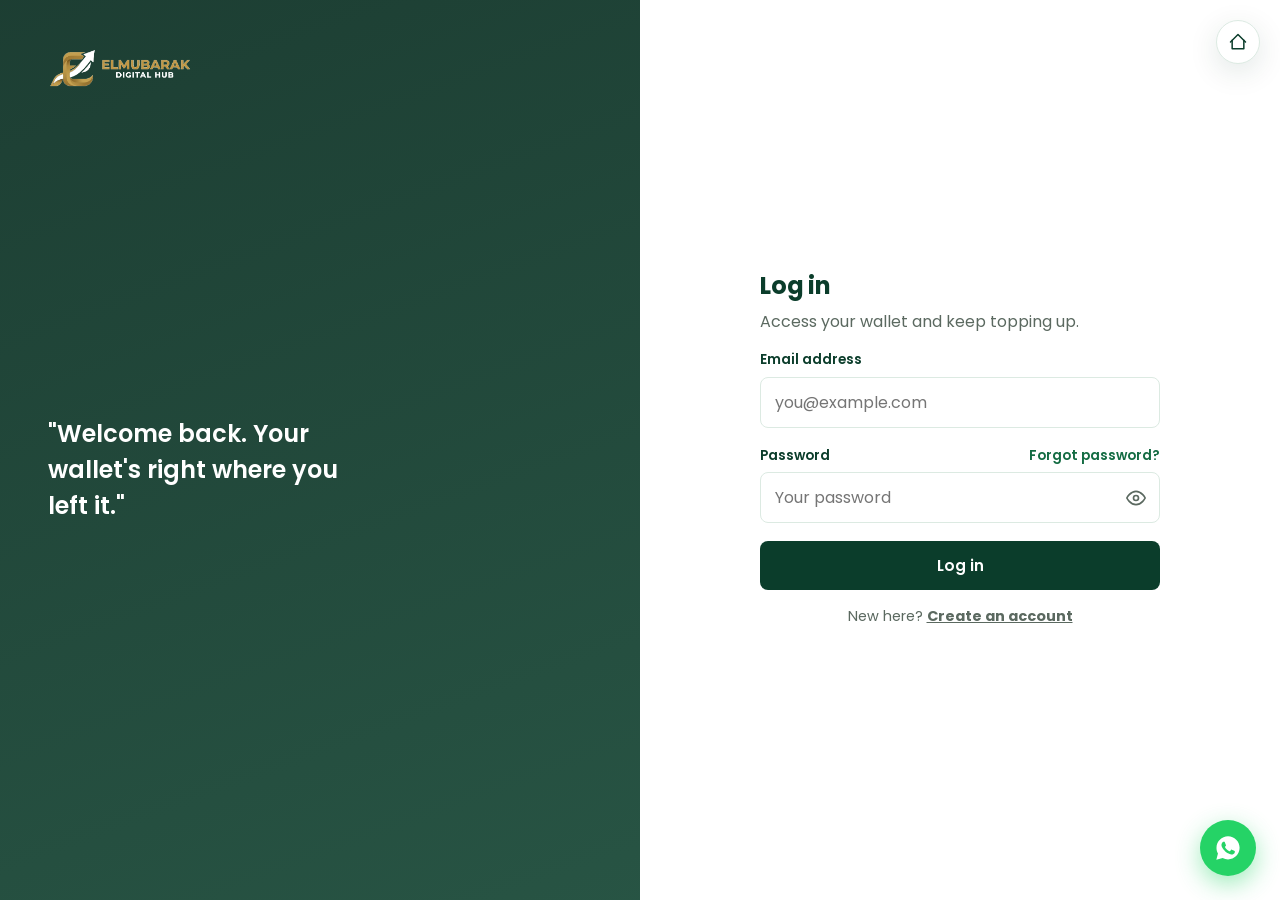
<file: login.html>
<!DOCTYPE html>
<html lang="en">
<head>
<meta charset="UTF-8" />
<meta name="viewport" content="width=device-width, initial-scale=1.0" />
<title>Log in — Elmubarak Digital Hub</title>
<link rel="icon" type="image/png" href="assets/favicon.png" />
<link rel="preconnect" href="https://fonts.googleapis.com">
<link href="https://fonts.googleapis.com/css2?family=Poppins:wght@400;500;600;700;800&display=swap" rel="stylesheet">
<link rel="stylesheet" href="css/style.css?v=20261027" />
</head>
<body>
<script src="js/config.js?v=20261027"></script>
<script src="js/api.js?v=20261027"></script>
<script src="js/otp.js?v=20261031"></script>
<script>
  if (Api.isLoggedIn()) { location.replace('dashboard.html'); }
</script>
<a href="index.html" class="home-float-btn" aria-label="Back to home">
  <svg class="icon" viewBox="0 0 24 24" style="width:20px;height:20px;"><path d="M3 12l9-9 9 9"/><path d="M5 10v10h14V10"/></svg>
</a>
<div class="auth-shell">
  <div class="auth-visual" style="--auth-bg-image: url('https://images.pexels.com/photos/1144228/pexels-photo-1144228.jpeg?auto=compress&cs=tinysrgb&w=1200');">
    <a href="index.html" class="brand">
      <img class="header-logo" src="assets/logo-wide-light.png" alt="Elmubarak Digital Hub logo" />
    </a>
    <div class="quote">"Welcome back. Your wallet's right where you left it."</div>
    <div></div>
  </div>
  <div class="auth-form-side">
    <div class="auth-box">
      <div id="login-view">
        <h2>Log in</h2>
        <p>Access your wallet and keep topping up.</p>
        <form id="login-form">
          <div class="field">
            <label for="email">Email address</label>
            <input id="email" name="email" type="email" required autocomplete="email" placeholder="you@example.com" />
          </div>
          <div class="field">
            <div class="field-row">
              <label for="password">Password</label>
              <a href="forgot-password.html" class="forgot-link" id="forgot-link">Forgot password?</a>
            </div>
            <input id="password" name="password" type="password" required autocomplete="current-password" placeholder="Your password" />
          </div>
          <button type="submit" class="btn btn-primary btn-block" id="submit-btn">Log in</button>
        </form>
        <div class="switch-link">New here? <a href="register.html"><strong>Create an account</strong></a></div>
      </div>
      <div id="otp-view" class="hidden"></div>
    </div>
  </div>
</div>
<script src="js/password-toggle.js?v=20261027"></script>
<script>
  const params = new URLSearchParams(location.search);
  const emailInput = document.getElementById('email');

  if (params.get('idle') === '1') toast('You were logged out after 15 minutes of inactivity. Please log in again.', 'error');
  if (params.get('suspended') === '1') toast('This account has been suspended. Please contact support.', 'error');
  if (params.get('verified') === '1') toast('Email verified! You can now log in.');
  if (params.get('reset') === '1') toast('Password updated. Log in with your new password.');
  if (params.get('email')) emailInput.value = params.get('email');

  // Carry the typed email to the forgot-password page so they don't retype it
  document.getElementById('forgot-link').addEventListener('click', (e) => {
    const v = emailInput.value.trim();
    if (v) { e.preventDefault(); location.href = 'forgot-password.html?email=' + encodeURIComponent(v); }
  });

  function showOtp(email) {
    const view = document.getElementById('otp-view');
    document.getElementById('login-view').classList.add('hidden');
    view.classList.remove('hidden');
    OtpUI.mount(view, {
      email,
      autoSend: true, // they never finished sign-up, so send a fresh code right away
      onChangeEmail() {
        view.classList.add('hidden');
        document.getElementById('login-view').classList.remove('hidden');
      }
    });
  }

  document.getElementById('login-form').addEventListener('submit', async (e) => {
    e.preventDefault();
    const btn = document.getElementById('submit-btn');
    btn.disabled = true;
    btn.textContent = 'Logging in...';
    try {
      const email = emailInput.value.trim();
      const password = document.getElementById('password').value;
      const data = await Api.post('/auth/login', { email, password });
      Api.setSession(data.token, data.user);
      location.replace('dashboard.html');
    } catch (err) {
      if (err.code === 'EMAIL_NOT_VERIFIED') {
        toast('Please verify your email first. We are sending you a code.', 'error');
        showOtp((err.data && err.data.email) || emailInput.value.trim());
      } else {
        toast(err.message, 'error');
      }
      btn.disabled = false;
      btn.textContent = 'Log in';
    }
  });

</script>
<a href="https://wa.me/2348147272610?text=Hi%2C%20I%20need%20help%20with%20my%20Elmubarak%20Digital%20Hub%20account" target="_blank" rel="noopener" class="whatsapp-float-btn" aria-label="Chat with us on WhatsApp">
  <svg viewBox="0 0 24 24" fill="currentColor"><path d="M12.04 2C6.58 2 2.13 6.45 2.13 11.91c0 1.75.46 3.39 1.26 4.81L2 22l5.42-1.35a9.87 9.87 0 004.62 1.15h.01c5.46 0 9.9-4.45 9.9-9.91C21.95 6.45 17.5 2 12.04 2zm5.8 14.11c-.24.68-1.4 1.3-1.93 1.37-.5.07-1.12.1-1.8-.11-.42-.13-.95-.3-1.64-.6-2.88-1.24-4.76-4.15-4.9-4.34-.15-.19-1.17-1.56-1.17-2.98 0-1.42.74-2.11 1-2.4.26-.29.57-.36.76-.36.19 0 .38 0 .55.01.18.01.41-.07.64.49.24.58.81 2 .88 2.15.07.15.11.32.02.51-.09.19-.14.31-.27.48-.14.17-.29.38-.41.51-.14.14-.28.29-.12.57.16.28.72 1.19 1.55 1.93 1.06.95 1.96 1.24 2.24 1.38.28.14.44.12.6-.07.16-.19.7-.82.89-1.1.19-.28.37-.23.63-.14.26.09 1.66.79 1.94.93.28.14.47.21.53.33.07.12.07.68-.17 1.36z"/></svg>
</a>
</body>
</html>
</file>
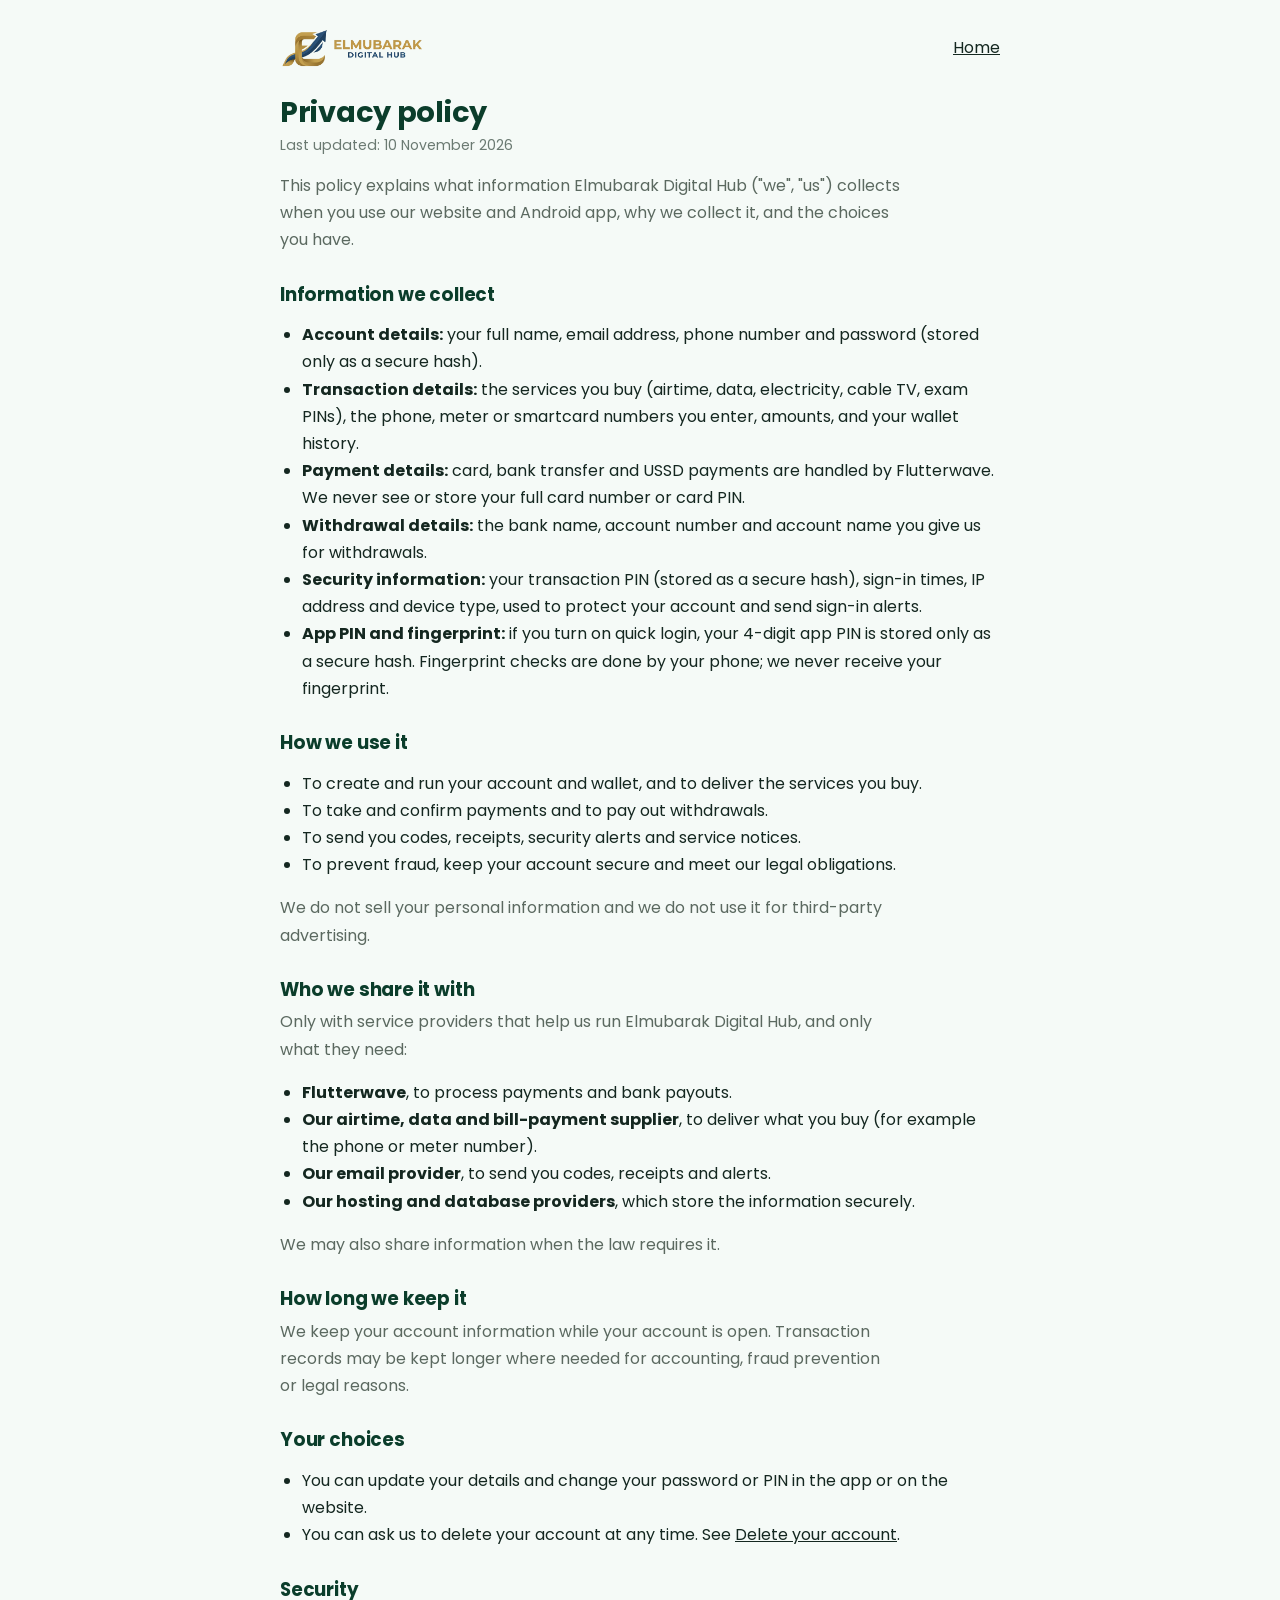
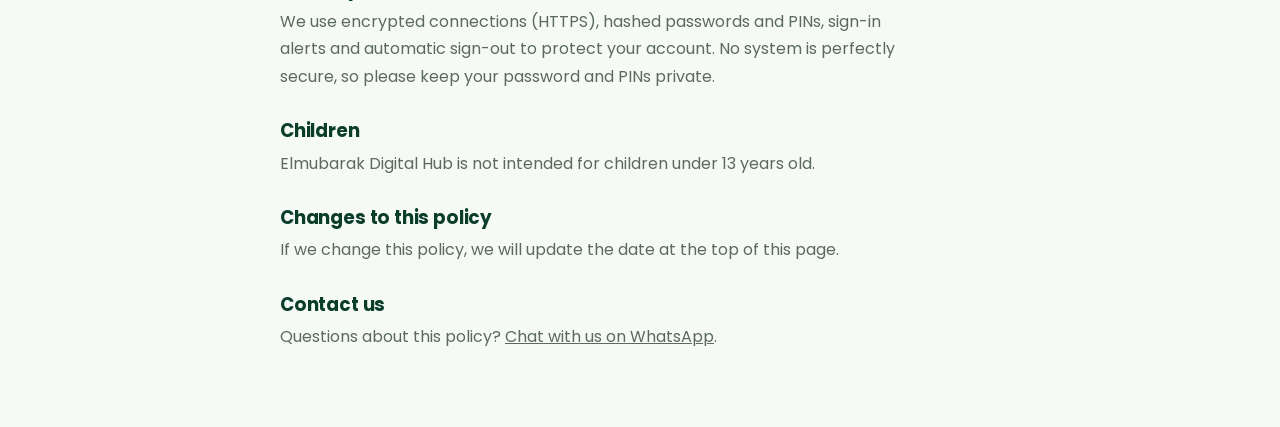
<file: privacy.html>
<!DOCTYPE html>
<html lang="en">
<head>
<meta charset="UTF-8" />
<meta name="viewport" content="width=device-width, initial-scale=1.0" />
<title>Privacy policy | Elmubarak Digital Hub</title>
<link rel="icon" type="image/png" href="assets/favicon.png" />
<link href="https://fonts.googleapis.com/css2?family=Poppins:wght@400;500;600;700;800&display=swap" rel="stylesheet">
<link rel="stylesheet" href="css/style.css?v=20261027" />
<style>
  .legal{max-width:760px;margin:0 auto;padding:28px 20px 60px;line-height:1.7;color:var(--text)}
  .legal header{display:flex;align-items:center;justify-content:space-between;margin-bottom:28px}
  .legal header img{height:40px}
  .legal h1{font-size:1.8rem;margin:0 0 4px}
  .legal h2{font-size:1.15rem;margin:30px 0 8px}
  .legal ul,.legal ol{padding-left:22px}
  .legal .muted{color:var(--muted, #6B7A72)}
  .legal .box{background:var(--brand-tint, #E6F2EC);border-radius:14px;padding:16px 18px;margin:18px 0}
</style>
</head>
<body>
<main class="legal">
<header><a href="index.html"><img src="assets/logo-wide.png" alt="Elmubarak Digital Hub" /></a><a href="index.html">Home</a></header>
<h1>Privacy policy</h1>
<p class="muted">Last updated: 10 November 2026</p>
<p>This policy explains what information Elmubarak Digital Hub ("we", "us") collects when you use our website and Android app, why we collect it, and the choices you have.</p>

<h2>Information we collect</h2>
<ul>
  <li><strong>Account details:</strong> your full name, email address, phone number and password (stored only as a secure hash).</li>
  <li><strong>Transaction details:</strong> the services you buy (airtime, data, electricity, cable TV, exam PINs), the phone, meter or smartcard numbers you enter, amounts, and your wallet history.</li>
  <li><strong>Payment details:</strong> card, bank transfer and USSD payments are handled by Flutterwave. We never see or store your full card number or card PIN.</li>
  <li><strong>Withdrawal details:</strong> the bank name, account number and account name you give us for withdrawals.</li>
  <li><strong>Security information:</strong> your transaction PIN (stored as a secure hash), sign-in times, IP address and device type, used to protect your account and send sign-in alerts.</li>
  <li><strong>App PIN and fingerprint:</strong> if you turn on quick login, your 4-digit app PIN is stored only as a secure hash. Fingerprint checks are done by your phone; we never receive your fingerprint.</li>
</ul>

<h2>How we use it</h2>
<ul>
  <li>To create and run your account and wallet, and to deliver the services you buy.</li>
  <li>To take and confirm payments and to pay out withdrawals.</li>
  <li>To send you codes, receipts, security alerts and service notices.</li>
  <li>To prevent fraud, keep your account secure and meet our legal obligations.</li>
</ul>
<p>We do not sell your personal information and we do not use it for third-party advertising.</p>

<h2>Who we share it with</h2>
<p>Only with service providers that help us run Elmubarak Digital Hub, and only what they need:</p>
<ul>
  <li><strong>Flutterwave</strong>, to process payments and bank payouts.</li>
  <li><strong>Our airtime, data and bill-payment supplier</strong>, to deliver what you buy (for example the phone or meter number).</li>
  <li><strong>Our email provider</strong>, to send you codes, receipts and alerts.</li>
  <li><strong>Our hosting and database providers</strong>, which store the information securely.</li>
</ul>
<p>We may also share information when the law requires it.</p>

<h2>How long we keep it</h2>
<p>We keep your account information while your account is open. Transaction records may be kept longer where needed for accounting, fraud prevention or legal reasons.</p>

<h2>Your choices</h2>
<ul>
  <li>You can update your details and change your password or PIN in the app or on the website.</li>
  <li>You can ask us to delete your account at any time. See <a href="delete-account.html">Delete your account</a>.</li>
</ul>

<h2>Security</h2>
<p>We use encrypted connections (HTTPS), hashed passwords and PINs, sign-in alerts and automatic sign-out to protect your account. No system is perfectly secure, so please keep your password and PINs private.</p>

<h2>Children</h2>
<p>Elmubarak Digital Hub is not intended for children under 13 years old.</p>

<h2>Changes to this policy</h2>
<p>If we change this policy, we will update the date at the top of this page.</p>

<h2>Contact us</h2>
<p>Questions about this policy? <a href="https://wa.me/2348147272610" target="_blank" rel="noopener">Chat with us on WhatsApp</a>.</p>
</main>
</body>
</html>
</file>
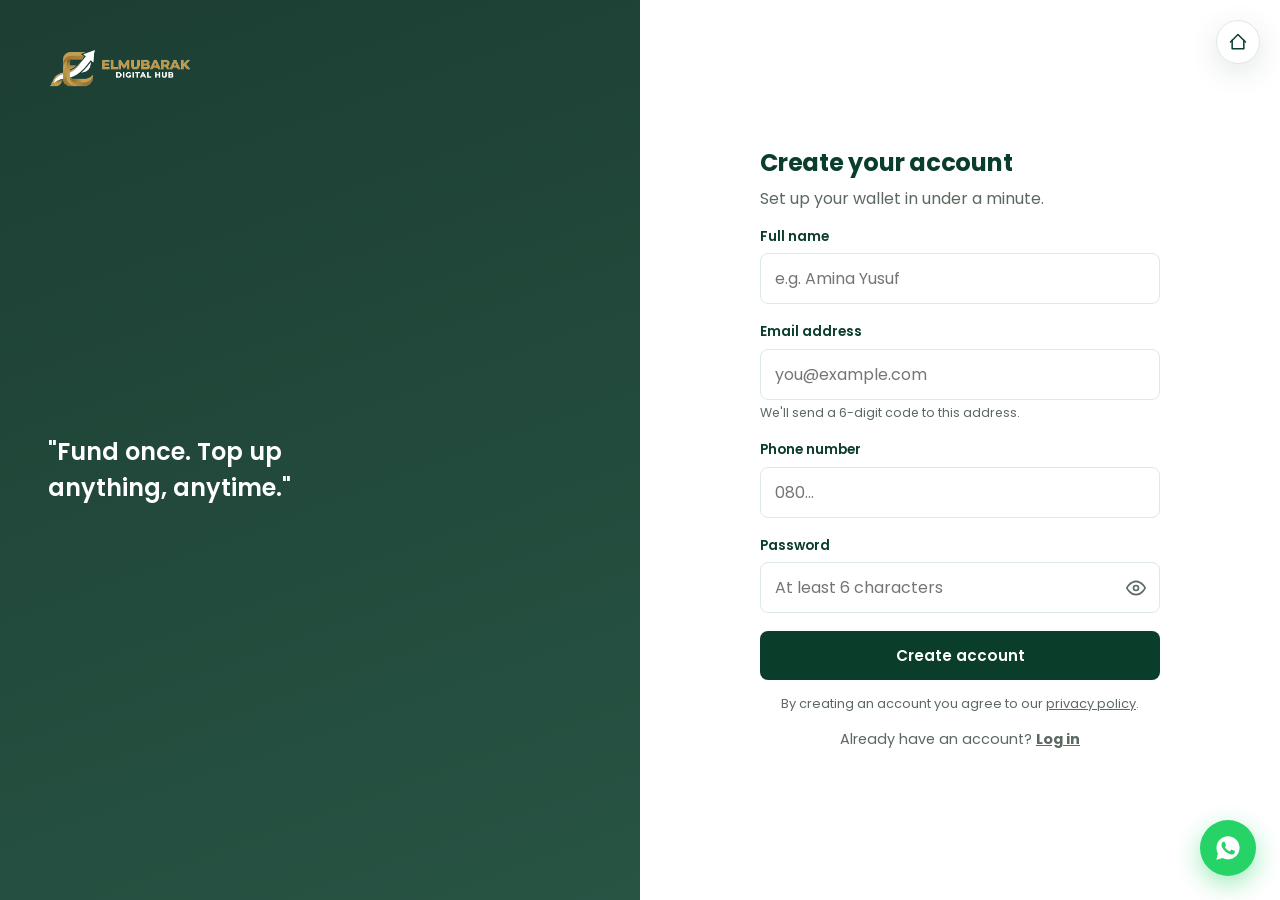
<file: register.html>
<!DOCTYPE html>
<html lang="en">
<head>
<meta charset="UTF-8" />
<meta name="viewport" content="width=device-width, initial-scale=1.0" />
<title>Create your account — Elmubarak Digital Hub</title>
<link rel="icon" type="image/png" href="assets/favicon.png" />
<link rel="preconnect" href="https://fonts.googleapis.com">
<link href="https://fonts.googleapis.com/css2?family=Poppins:wght@400;500;600;700;800&display=swap" rel="stylesheet">
<link rel="stylesheet" href="css/style.css?v=20261027" />
</head>
<body>
<script src="js/config.js?v=20261027"></script>
<script src="js/api.js?v=20261027"></script>
<script src="js/otp.js?v=20261031"></script>
<script>
  if (Api.isLoggedIn()) { location.replace('dashboard.html'); }
</script>
<a href="index.html" class="home-float-btn" aria-label="Back to home">
  <svg class="icon" viewBox="0 0 24 24" style="width:20px;height:20px;"><path d="M3 12l9-9 9 9"/><path d="M5 10v10h14V10"/></svg>
</a>
<div class="auth-shell">
  <div class="auth-visual" style="--auth-bg-image: url('https://images.pexels.com/photos/1102754/pexels-photo-1102754.jpeg?auto=compress&cs=tinysrgb&w=1200');">
    <a href="index.html" class="brand">
      <img class="header-logo" src="assets/logo-wide-light.png" alt="Elmubarak Digital Hub logo" />
    </a>
    <div class="quote">"Fund once. Top up anything, anytime."</div>
    <div></div>
  </div>
  <div class="auth-form-side">
    <div class="auth-box">
      <div id="register-view">
        <h2>Create your account</h2>
        <p>Set up your wallet in under a minute.</p>
        <form id="register-form">
          <div class="field">
            <label for="fullName">Full name</label>
            <input id="fullName" name="fullName" type="text" required autocomplete="name" placeholder="e.g. Amina Yusuf" />
          </div>
          <div class="field">
            <label for="email">Email address</label>
            <input id="email" name="email" type="email" required autocomplete="email" placeholder="you@example.com" />
            <div class="field-hint">We'll send a 6-digit code to this address.</div>
          </div>
          <div class="field">
            <label for="phone">Phone number</label>
            <input id="phone" name="phone" type="tel" required autocomplete="tel" placeholder="080..." />
          </div>
          <div class="field">
            <label for="password">Password</label>
            <input id="password" name="password" type="password" required minlength="6" autocomplete="new-password" placeholder="At least 6 characters" />
          </div>
          <button type="submit" class="btn btn-primary btn-block" id="submit-btn">Create account</button>
        </form>
        <p class="muted" style="font-size:.8rem;text-align:center;margin:14px 0 0;">By creating an account you agree to our <a href="privacy.html">privacy policy</a>.</p>
        <div class="switch-link">Already have an account? <a href="login.html"><strong>Log in</strong></a></div>
      </div>

      <div id="otp-view" class="hidden"></div>
    </div>
  </div>
</div>
<script src="js/password-toggle.js?v=20261027"></script>
<script>
  function showOtp(email, autoSend) {
    const view = document.getElementById('otp-view');
    document.getElementById('register-view').classList.add('hidden');
    view.classList.remove('hidden');
    OtpUI.mount(view, {
      email,
      autoSend,
      cooldown: 60,
      onChangeEmail() {
        view.classList.add('hidden');
        document.getElementById('register-view').classList.remove('hidden');
      }
    });
  }

  document.getElementById('register-form').addEventListener('submit', async (e) => {
    e.preventDefault();
    const btn = document.getElementById('submit-btn');
    btn.disabled = true;
    btn.textContent = 'Creating account...';
    try {
      const fullName = document.getElementById('fullName').value.trim();
      const email = document.getElementById('email').value.trim();
      const phone = document.getElementById('phone').value.trim();
      const password = document.getElementById('password').value;
      const data = await Api.post('/auth/register', { fullName, email, phone, password });
      if (data.emailSent === false) toast('Account created, but the code could not be sent. Tap "Resend code".', 'error');
      showOtp(data.email || email, false);
    } catch (err) {
      if (err.code === 'EMAIL_NOT_VERIFIED') {
        // Registered earlier but never verified: send a fresh code and let them finish now
        toast('This email is already registered but not verified. We are sending you a new code.', 'error');
        showOtp((err.data && err.data.email) || document.getElementById('email').value.trim(), true);
      } else {
        toast(err.message, 'error');
      }
    }
    btn.disabled = false;
    btn.textContent = 'Create account';
  });

</script>
<a href="https://wa.me/2348147272610?text=Hi%2C%20I%20need%20help%20with%20my%20Elmubarak%20Digital%20Hub%20account" target="_blank" rel="noopener" class="whatsapp-float-btn" aria-label="Chat with us on WhatsApp">
  <svg viewBox="0 0 24 24" fill="currentColor"><path d="M12.04 2C6.58 2 2.13 6.45 2.13 11.91c0 1.75.46 3.39 1.26 4.81L2 22l5.42-1.35a9.87 9.87 0 004.62 1.15h.01c5.46 0 9.9-4.45 9.9-9.91C21.95 6.45 17.5 2 12.04 2zm5.8 14.11c-.24.68-1.4 1.3-1.93 1.37-.5.07-1.12.1-1.8-.11-.42-.13-.95-.3-1.64-.6-2.88-1.24-4.76-4.15-4.9-4.34-.15-.19-1.17-1.56-1.17-2.98 0-1.42.74-2.11 1-2.4.26-.29.57-.36.76-.36.19 0 .38 0 .55.01.18.01.41-.07.64.49.24.58.81 2 .88 2.15.07.15.11.32.02.51-.09.19-.14.31-.27.48-.14.17-.29.38-.41.51-.14.14-.28.29-.12.57.16.28.72 1.19 1.55 1.93 1.06.95 1.96 1.24 2.24 1.38.28.14.44.12.6-.07.16-.19.7-.82.89-1.1.19-.28.37-.23.63-.14.26.09 1.66.79 1.94.93.28.14.47.21.53.33.07.12.07.68-.17 1.36z"/></svg>
</a>
</body>
</html>
</file>
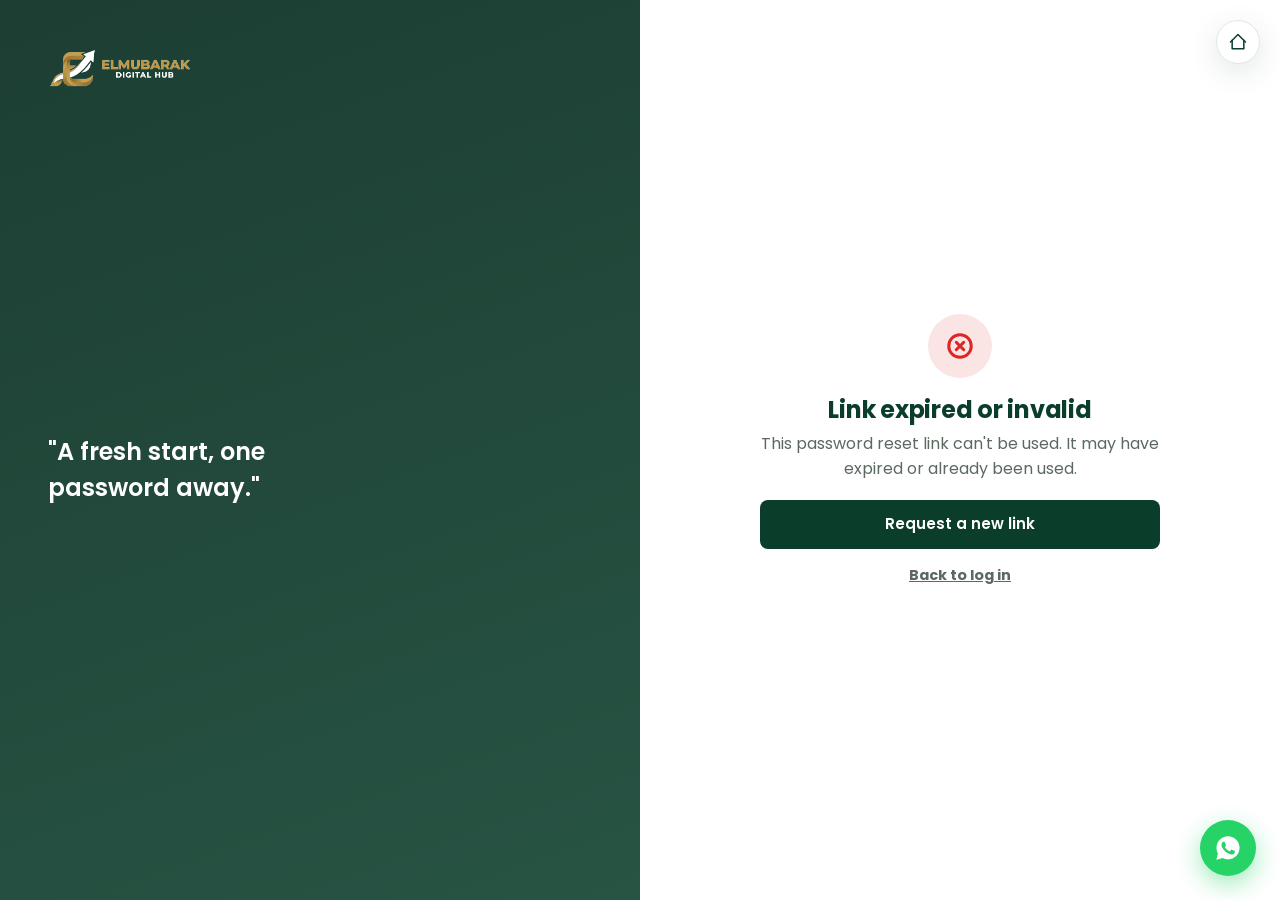
<file: reset-password.html>
<!DOCTYPE html>
<html lang="en">
<head>
<meta charset="UTF-8" />
<meta name="viewport" content="width=device-width, initial-scale=1.0" />
<title>Reset password — Elmubarak Digital Hub</title>
<link rel="icon" type="image/png" href="assets/favicon.png" />
<link rel="preconnect" href="https://fonts.googleapis.com">
<link href="https://fonts.googleapis.com/css2?family=Poppins:wght@400;500;600;700;800&display=swap" rel="stylesheet">
<link rel="stylesheet" href="css/style.css?v=20261027" />
</head>
<body>
<script src="js/config.js?v=20261027"></script>
<script src="js/api.js?v=20261027"></script>
<script>
  if (Api.isLoggedIn()) { location.replace('dashboard.html'); }
</script>
<a href="index.html" class="home-float-btn" aria-label="Back to home">
  <svg class="icon" viewBox="0 0 24 24" style="width:20px;height:20px;"><path d="M3 12l9-9 9 9"/><path d="M5 10v10h14V10"/></svg>
</a>
<div class="auth-shell">
  <div class="auth-visual" style="--auth-bg-image: url('https://images.pexels.com/photos/1144228/pexels-photo-1144228.jpeg?auto=compress&cs=tinysrgb&w=1200');">
    <a href="index.html" class="brand">
      <img class="header-logo" src="assets/logo-wide-light.png" alt="Elmubarak Digital Hub logo" />
    </a>
    <div class="quote">"A fresh start, one password away."</div>
    <div></div>
  </div>
  <div class="auth-form-side">
    <div class="auth-box">
      <div id="reset-view">
        <h2>Set a new password</h2>
        <p>Choose a new password for your account.</p>
        <form id="reset-form">
          <div class="field">
            <label for="password">New password</label>
            <input id="password" name="password" type="password" required minlength="6" autocomplete="new-password" placeholder="At least 6 characters" />
          </div>
          <div class="field">
            <label for="confirm">Confirm new password</label>
            <input id="confirm" name="confirm" type="password" required minlength="6" autocomplete="new-password" placeholder="Repeat your new password" />
          </div>
          <button type="submit" class="btn btn-primary btn-block" id="submit-btn">Update password</button>
        </form>
      </div>

      <div id="invalid-view" class="auth-panel hidden">
        <div class="panel-icon error"><svg viewBox="0 0 24 24" width="30" height="30" fill="none" stroke="currentColor" stroke-width="2.4" stroke-linecap="round" stroke-linejoin="round"><circle cx="12" cy="12" r="9"/><path d="M15 9l-6 6M9 9l6 6"/></svg></div>
        <h2>Link expired or invalid</h2>
        <p>This password reset link can't be used. It may have expired or already been used.</p>
        <a href="forgot-password.html" class="btn btn-primary btn-block">Request a new link</a>
        <div class="switch-link"><a href="login.html"><strong>Back to log in</strong></a></div>
      </div>
    </div>
  </div>
</div>
<script src="js/password-toggle.js?v=20261027"></script>
<script>

  const token = new URLSearchParams(location.search).get('token');
  if (!token) {
    document.getElementById('reset-view').classList.add('hidden');
    document.getElementById('invalid-view').classList.remove('hidden');
  }

  document.getElementById('reset-form').addEventListener('submit', async (e) => {
    e.preventDefault();
    const password = document.getElementById('password').value;
    const confirm = document.getElementById('confirm').value;
    if (password !== confirm) { toast('Passwords do not match.', 'error'); return; }
    const btn = document.getElementById('submit-btn');
    btn.disabled = true;
    btn.textContent = 'Updating...';
    try {
      await Api.post('/auth/reset-password', { token, password });
      location.href = 'login.html?reset=1';
    } catch (err) {
      if (err.code === 'TOKEN_INVALID') {
        document.getElementById('reset-view').classList.add('hidden');
        document.getElementById('invalid-view').classList.remove('hidden');
      } else {
        toast(err.message, 'error');
      }
      btn.disabled = false;
      btn.textContent = 'Update password';
    }
  });

</script>
<a href="https://wa.me/2348147272610?text=Hi%2C%20I%20need%20help%20with%20my%20Elmubarak%20Digital%20Hub%20account" target="_blank" rel="noopener" class="whatsapp-float-btn" aria-label="Chat with us on WhatsApp">
  <svg viewBox="0 0 24 24" fill="currentColor"><path d="M12.04 2C6.58 2 2.13 6.45 2.13 11.91c0 1.75.46 3.39 1.26 4.81L2 22l5.42-1.35a9.87 9.87 0 004.62 1.15h.01c5.46 0 9.9-4.45 9.9-9.91C21.95 6.45 17.5 2 12.04 2zm5.8 14.11c-.24.68-1.4 1.3-1.93 1.37-.5.07-1.12.1-1.8-.11-.42-.13-.95-.3-1.64-.6-2.88-1.24-4.76-4.15-4.9-4.34-.15-.19-1.17-1.56-1.17-2.98 0-1.42.74-2.11 1-2.4.26-.29.57-.36.76-.36.19 0 .38 0 .55.01.18.01.41-.07.64.49.24.58.81 2 .88 2.15.07.15.11.32.02.51-.09.19-.14.31-.27.48-.14.17-.29.38-.41.51-.14.14-.28.29-.12.57.16.28.72 1.19 1.55 1.93 1.06.95 1.96 1.24 2.24 1.38.28.14.44.12.6-.07.16-.19.7-.82.89-1.1.19-.28.37-.23.63-.14.26.09 1.66.79 1.94.93.28.14.47.21.53.33.07.12.07.68-.17 1.36z"/></svg>
</a>
</body>
</html>
</file>
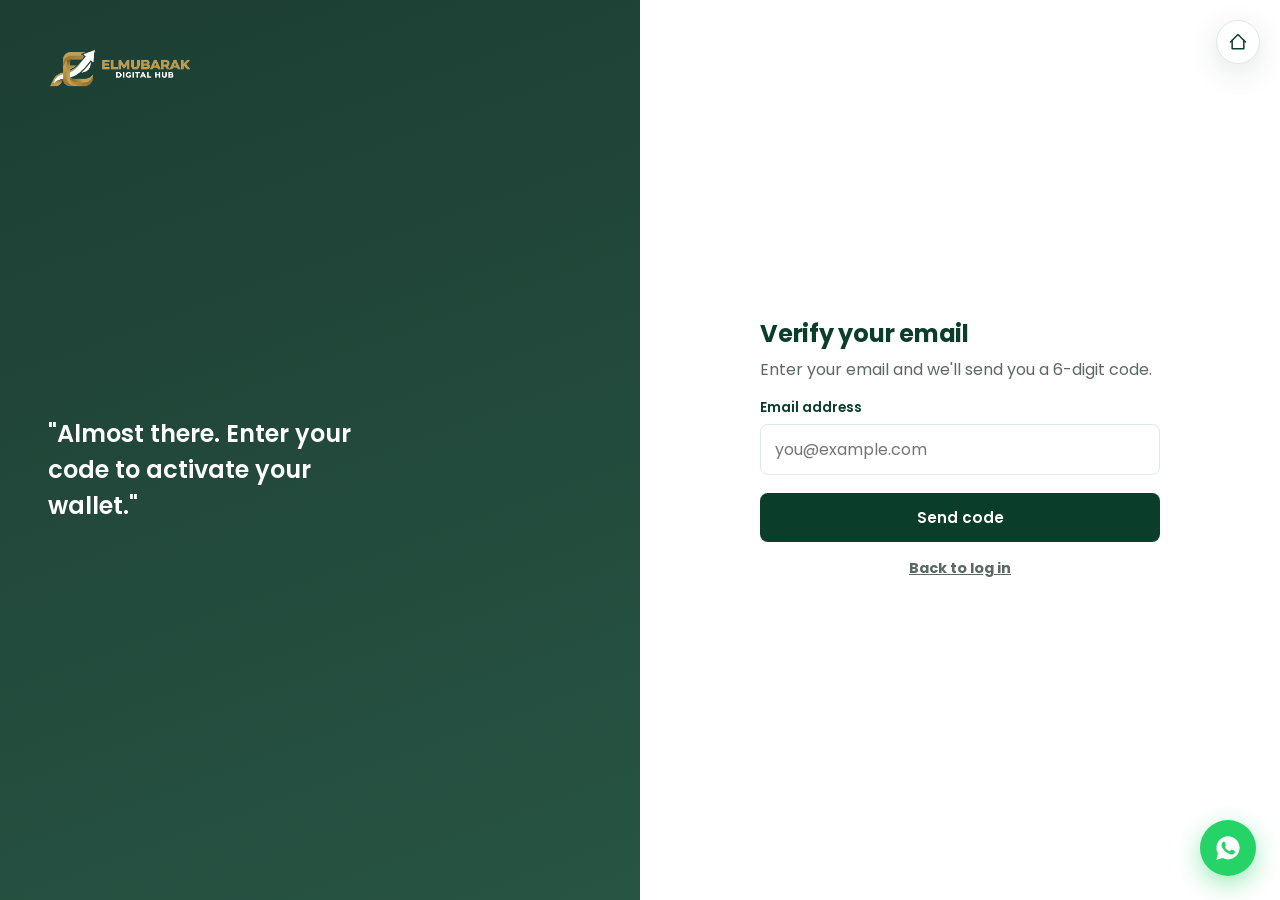
<file: verify-email.html>
<!DOCTYPE html>
<html lang="en">
<head>
<meta charset="UTF-8" />
<meta name="viewport" content="width=device-width, initial-scale=1.0" />
<title>Verify email — Elmubarak Digital Hub</title>
<link rel="icon" type="image/png" href="assets/favicon.png" />
<link rel="preconnect" href="https://fonts.googleapis.com">
<link href="https://fonts.googleapis.com/css2?family=Poppins:wght@400;500;600;700;800&display=swap" rel="stylesheet">
<link rel="stylesheet" href="css/style.css?v=20261027" />
</head>
<body>
<script src="js/config.js?v=20261027"></script>
<script src="js/api.js?v=20261027"></script>
<script src="js/otp.js?v=20261031"></script>
<a href="index.html" class="home-float-btn" aria-label="Back to home">
  <svg class="icon" viewBox="0 0 24 24" style="width:20px;height:20px;"><path d="M3 12l9-9 9 9"/><path d="M5 10v10h14V10"/></svg>
</a>
<div class="auth-shell">
  <div class="auth-visual" style="--auth-bg-image: url('https://images.pexels.com/photos/1102754/pexels-photo-1102754.jpeg?auto=compress&cs=tinysrgb&w=1200');">
    <a href="index.html" class="brand">
      <img class="header-logo" src="assets/logo-wide-light.png" alt="Elmubarak Digital Hub logo" />
    </a>
    <div class="quote">"Almost there. Enter your code to activate your wallet."</div>
    <div></div>
  </div>
  <div class="auth-form-side">
    <div class="auth-box">
      <div id="email-view">
        <h2>Verify your email</h2>
        <p>Enter your email and we'll send you a 6-digit code.</p>
        <form id="email-form">
          <div class="field">
            <label for="email">Email address</label>
            <input id="email" type="email" required autocomplete="email" placeholder="you@example.com" />
          </div>
          <button type="submit" class="btn btn-primary btn-block">Send code</button>
        </form>
        <div class="switch-link"><a href="login.html"><strong>Back to log in</strong></a></div>
      </div>
      <div id="otp-view" class="hidden"></div>
    </div>
  </div>
</div>
<script src="js/password-toggle.js?v=20261027"></script>
<script>
  const emailView = document.getElementById('email-view');
  const otpView = document.getElementById('otp-view');
  function showOtp(email) {
    emailView.classList.add('hidden');
    otpView.classList.remove('hidden');
    OtpUI.mount(otpView, {
      email,
      autoSend: true,
      onChangeEmail() {
        otpView.classList.add('hidden');
        emailView.classList.remove('hidden');
      }
    });
  }
  document.getElementById('email-form').addEventListener('submit', (e) => {
    e.preventDefault();
    showOtp(document.getElementById('email').value.trim());
  });
  const givenEmail = new URLSearchParams(location.search).get('email');
  if (givenEmail) showOtp(givenEmail);
</script>
<a href="https://wa.me/2348147272610?text=Hi%2C%20I%20need%20help%20with%20my%20Elmubarak%20Digital%20Hub%20account" target="_blank" rel="noopener" class="whatsapp-float-btn" aria-label="Chat with us on WhatsApp">
  <svg viewBox="0 0 24 24" fill="currentColor"><path d="M12.04 2C6.58 2 2.13 6.45 2.13 11.91c0 1.75.46 3.39 1.26 4.81L2 22l5.42-1.35a9.87 9.87 0 004.62 1.15h.01c5.46 0 9.9-4.45 9.9-9.91C21.95 6.45 17.5 2 12.04 2zm5.8 14.11c-.24.68-1.4 1.3-1.93 1.37-.5.07-1.12.1-1.8-.11-.42-.13-.95-.3-1.64-.6-2.88-1.24-4.76-4.15-4.9-4.34-.15-.19-1.17-1.56-1.17-2.98 0-1.42.74-2.11 1-2.4.26-.29.57-.36.76-.36.19 0 .38 0 .55.01.18.01.41-.07.64.49.24.58.81 2 .88 2.15.07.15.11.32.02.51-.09.19-.14.31-.27.48-.14.17-.29.38-.41.51-.14.14-.28.29-.12.57.16.28.72 1.19 1.55 1.93 1.06.95 1.96 1.24 2.24 1.38.28.14.44.12.6-.07.16-.19.7-.82.89-1.1.19-.28.37-.23.63-.14.26.09 1.66.79 1.94.93.28.14.47.21.53.33.07.12.07.68-.17 1.36z"/></svg>
</a>
</body>
</html>
</file>
<file: css/style.css>
/* ============================================================
   Almubarak Digital Hub — design tokens
   Palette: dark green + white, with a restrained gold echo
   from the logo used only for the tiniest highlight details.
   Type: Poppins throughout (bold for display, regular for body).
   ============================================================ */

:root {
  --ink: #0B3D2B;           /* deep green — headings, dark panels */
  --brand: #146C43;         /* primary green — buttons, links, icons */
  --brand-deep: #0A4A31;    /* darker green — hover states, gradients */
  --brand-tint: #E4F3EC;    /* pale green — icon chip backgrounds */
  --paper: #F5FAF7;         /* app background, faint green cast */
  --paper-raised: #FFFFFF;  /* cards, inputs */
  --line: #DCEAE2;
  --text: #142720;
  --text-muted: #5B6960;
  --accent: #146C43;        /* alias so accent-styled elements read as brand green */
  --accent-deep: #0A4A31;
  --accent-ink: #FFFFFF;
  --success: #1FAA59;
  --success-bg: #E7F7EE;
  --danger: #E5484D;
  --danger-bg: #FDEBEC;
  --radius-sm: 8px;
  --radius-md: 14px;
  --radius-lg: 22px;
  --shadow: 0 8px 30px rgba(11, 61, 43, 0.12);
  --font-display: 'Poppins', 'Segoe UI', sans-serif;
  --font-body: 'Poppins', 'Segoe UI', sans-serif;
}

* { box-sizing: border-box; }

html, body {
  margin: 0;
  padding: 0;
  background: var(--paper);
  color: var(--text);
  font-family: var(--font-body);
  line-height: 1.5;
  -webkit-font-smoothing: antialiased;
}

h1, h2, h3, h4, .display {
  font-family: var(--font-display);
  font-weight: 700;
  color: var(--ink);
  margin: 0 0 0.4em 0;
  line-height: 1.18;
  letter-spacing: -0.01em;
}

p { margin: 0 0 1em 0; color: var(--text-muted); max-width: 62ch; }

a { color: inherit; }

button, input, select { font-family: inherit; font-size: inherit; }

img, svg { display: block; max-width: 100%; }

.icon { width: 20px; height: 20px; stroke: currentColor; fill: none; stroke-width: 1.8; stroke-linecap: round; stroke-linejoin: round; flex-shrink: 0; }

:focus-visible {
  outline: 2px solid var(--ink);
  outline-offset: 2px;
}

.container {
  width: 100%;
  max-width: 1180px;
  margin: 0 auto;
  padding: 0 24px;
}

/* ---- Buttons ---- */
.btn {
  display: inline-flex;
  align-items: center;
  justify-content: center;
  gap: 8px;
  padding: 12px 22px;
  border-radius: var(--radius-sm);
  border: 1px solid transparent;
  font-weight: 600;
  font-size: 0.95rem;
  cursor: pointer;
  text-decoration: none;
  transition: transform 0.12s ease, box-shadow 0.12s ease;
}
.btn:active { transform: translateY(1px); }

.btn-primary { background: var(--ink); color: #fff; }
.btn-primary:hover { box-shadow: 0 6px 18px rgba(11, 61, 43, 0.3); }

.btn-accent { background: var(--brand); color: #fff; }
.btn-accent:hover { box-shadow: 0 6px 18px rgba(20, 108, 67, 0.35); }

.btn-ghost { background: transparent; color: var(--brand); border-color: var(--brand); }
.btn-ghost:hover { background: var(--brand-tint); }

.btn-danger { background: var(--danger-bg); color: var(--danger); }

.btn-block { width: 100%; }
.btn-sm { padding: 8px 14px; font-size: 0.85rem; }
.btn:disabled { opacity: 0.55; cursor: not-allowed; }

/* ---- Forms ---- */
.field { margin-bottom: 18px; }
.field label {
  display: block;
  font-size: 0.85rem;
  font-weight: 600;
  color: var(--ink);
  margin-bottom: 6px;
}
.field input,
.field select {
  width: 100%;
  padding: 12px 14px;
  border-radius: var(--radius-sm);
  border: 1px solid var(--line);
  background: var(--paper-raised);
  color: var(--text);
}
.field input:focus, .field select:focus { border-color: var(--brand); }
.field-hint { font-size: 0.78rem; color: var(--text-muted); margin-top: 4px; }

/* ---- Cards ---- */
.card {
  background: var(--paper-raised);
  border-radius: var(--radius-md);
  border: 1px solid var(--line);
  padding: 24px;
}

.badge {
  display: inline-block;
  padding: 3px 10px;
  border-radius: 999px;
  font-size: 0.72rem;
  font-weight: 700;
  letter-spacing: 0.02em;
}
.badge-success { background: var(--success-bg); color: var(--success); }
.badge-danger { background: var(--danger-bg); color: var(--danger); }
.badge-neutral { background: #EDF3F0; color: var(--text-muted); }

.toast {
  position: fixed;
  bottom: 24px;
  right: 24px;
  z-index: 200;
  background: var(--ink);
  color: #fff;
  padding: 14px 20px;
  border-radius: var(--radius-sm);
  box-shadow: var(--shadow);
  max-width: 320px;
  font-size: 0.9rem;
}
.toast.error { background: var(--danger); }
.toast.success { background: var(--success); }

/* ---- Reusable icon chip ---- */
.icon-chip {
  display: flex; align-items: center; justify-content: center;
  border-radius: var(--radius-sm);
  background: var(--brand-tint);
  color: var(--brand);
  flex-shrink: 0;
}

/* ============================================================
   Marketing site (index.html)
   ============================================================ */
.site-header {
  padding: 18px 0;
  border-bottom: 1px solid var(--line);
  background: var(--paper-raised);
  position: sticky;
  top: 0;
  z-index: 50;
}
.site-header .container { display: flex; align-items: center; justify-content: space-between; gap: 20px; position: relative; }
.brand { display: flex; align-items: center; gap: 10px; font-family: var(--font-display); font-weight: 700; font-size: 1.15rem; color: var(--ink); text-decoration: none; flex-shrink: 0; }
.brand-mark { width: 34px; height: 34px; border-radius: 9px; object-fit: cover; flex-shrink: 0; }
.brand-mark-full { display: none; height: 34px; width: auto; border-radius: 6px; object-fit: contain; flex-shrink: 0; }
.header-logo { height: 38px; width: auto; object-fit: contain; display: block; }

@media (max-width: 640px) {
  .brand-text { display: none; }
  .brand-mark { display: none; }
  .brand-mark-full { display: block; }
  .header-logo { height: 30px; }
}

/* Dashboard/admin always show the icon-only mark, never the full wordmark
   logo — this overrides the generic mobile swap above via specificity. */
.sidebar .brand-mark,
.mobile-appbar .brand-mark {
  display: block !important;
}

.nav-desktop { display: flex; align-items: center; gap: 28px; }
.nav-links { display: flex; align-items: center; gap: 26px; }
.nav-links a { text-decoration: none; color: var(--text-muted); font-weight: 500; font-size: 0.92rem; }
.nav-links a:hover { color: var(--ink); }
.nav-auth { display: flex; align-items: center; gap: 12px; }

.hamburger-btn {
  display: none;
  background: none; border: none; cursor: pointer;
  width: 40px; height: 40px; border-radius: var(--radius-sm);
  align-items: center; justify-content: center;
  color: var(--ink); flex-shrink: 0;
}
.hamburger-btn:hover { background: var(--brand-tint); }

.user-menu { position: relative; }
.user-menu-trigger {
  display: flex; align-items: center; gap: 6px;
  background: var(--brand-tint); border: none; cursor: pointer;
  padding: 6px 10px 6px 6px; border-radius: 999px;
}
.user-avatar-circle {
  width: 30px; height: 30px; border-radius: 50%;
  background: var(--brand); color: #fff;
  display: flex; align-items: center; justify-content: center;
  font-weight: 700; font-size: 0.85rem; flex-shrink: 0;
}
.user-menu-dropdown {
  position: absolute; right: 0; top: calc(100% + 10px);
  background: var(--paper-raised); border: 1px solid var(--line);
  border-radius: var(--radius-md); box-shadow: var(--shadow);
  min-width: 180px; padding: 8px; display: none; z-index: 60;
}
.user-menu-dropdown.open { display: block; }
.user-menu-dropdown a, .user-menu-dropdown button {
  display: flex; align-items: center; gap: 10px; width: 100%;
  padding: 10px 12px; border-radius: var(--radius-sm);
  background: none; border: none; text-align: left; cursor: pointer;
  font-size: 0.9rem; color: var(--text); text-decoration: none;
}
.user-menu-dropdown a:hover, .user-menu-dropdown button:hover { background: var(--brand-tint); }

.mobile-menu-panel {
  display: none;
  position: absolute; left: 0; right: 0; top: 100%;
  background: var(--paper-raised); border-bottom: 1px solid var(--line);
  box-shadow: var(--shadow); padding: 12px 24px 20px;
}
.mobile-menu-panel.open { display: block; }
.mobile-menu-panel a, .mobile-menu-panel button {
  display: flex; align-items: center; gap: 10px; width: 100%;
  padding: 13px 4px; border-bottom: 1px solid var(--line);
  background: none; border-left: none; border-right: none; border-top: none;
  text-align: left; font-size: 0.96rem; color: var(--text); text-decoration: none; cursor: pointer;
}
.mobile-menu-panel .mobile-menu-ctas { display: flex; gap: 10px; padding-top: 14px; }
.mobile-menu-panel .mobile-menu-ctas .btn { flex: 1; }

/* Download App link (sidebar + mobile menu): matches .nav-item, no background */
.mobile-download-app {
  background: none !important;
  border: none !important;
  border-radius: var(--radius-sm);
  margin-bottom: 0;
  padding: 11px 12px !important;
  gap: 10px !important;
  color: var(--text-muted);
  text-decoration: none;
}
.mobile-download-app:hover { background: var(--brand-tint) !important; }
.mobile-download-app-icon { width: 20px; height: 20px; flex-shrink: 0; color: #3DDC84; }
.mobile-download-app span { display: flex; flex-direction: column; gap: 1px; min-width: 0; }
.mobile-download-app strong { font-size: 0.92rem; font-weight: 500; color: var(--text-muted); line-height: 1.25; }
.mobile-download-app small { font-size: 0.72rem; color: var(--text-muted); opacity: 0.8; line-height: 1.25; }
.mobile-download-app:hover strong { color: var(--ink); }

@media (max-width: 860px) {
  .nav-desktop { display: none; }
  .hamburger-btn { display: flex; }
}

.hero {
  padding: 96px 0 88px;
  background: var(--paper);
}
.hero .container {
  display: grid;
  grid-template-columns: 1.05fr 0.95fr;
  gap: 64px;
  align-items: center;
}
.hero h1 { font-size: clamp(2.2rem, 4vw, 3.4rem); max-width: 14ch; }
.hero .lede { font-size: 1.1rem; max-width: 46ch; }
.hero-ctas { display: flex; gap: 12px; margin-top: 8px; flex-wrap: wrap; }

.hero-visual { position: relative; max-width: 420px; margin: 0 auto; }
.hero-photo {
  width: 100%;
  aspect-ratio: 4 / 5;
  object-fit: cover;
  border-radius: var(--radius-lg);
  box-shadow: var(--shadow);
}
.hero-float-card {
  position: absolute;
  left: -18px;
  bottom: -22px;
  background: var(--paper-raised);
  border: 1px solid var(--line);
  border-radius: var(--radius-md);
  box-shadow: var(--shadow);
  padding: 14px 18px;
  display: flex;
  align-items: center;
  gap: 12px;
  max-width: 230px;
}
.hero-float-card .icon-chip { width: 42px; height: 42px; }
.hero-float-label { font-size: 0.72rem; color: var(--text-muted); }
.hero-float-amount { font-family: var(--font-display); font-weight: 700; color: var(--ink); font-size: 1.05rem; }

.hero-badge-top {
  position: absolute;
  top: 18px;
  right: -14px;
  background: var(--ink);
  color: #fff;
  border-radius: 999px;
  padding: 8px 16px;
  font-size: 0.78rem;
  font-weight: 700;
  display: flex;
  align-items: center;
  gap: 6px;
  box-shadow: var(--shadow);
}

.trust-row {
  display: flex; flex-wrap: wrap; gap: 28px; margin-top: 44px; padding-top: 32px; border-top: 1px solid var(--line);
}
.trust-item { display: flex; align-items: center; gap: 10px; font-size: 0.88rem; color: var(--text-muted); font-weight: 600; }
.trust-item .check {
  width: 22px; height: 22px; border-radius: 50%; background: var(--success-bg); color: var(--success);
  display: flex; align-items: center; justify-content: center; flex-shrink: 0;
}
.trust-item .check .icon { width: 13px; height: 13px; stroke-width: 3; }

.steps { display: grid; grid-template-columns: repeat(3, 1fr); gap: 40px; margin-top: 40px; }
.step-num { font-family: var(--font-display); font-size: 2rem; font-weight: 800; color: var(--brand); margin-bottom: 10px; }

@media (max-width: 860px) {
  .hero .container { grid-template-columns: 1fr; }
  .hero-visual { order: -1; margin-bottom: 12px; }
  .steps { grid-template-columns: 1fr; gap: 32px; }
}

/* ============================================================
   Auth pages (login/register)
   ============================================================ */
.auth-topbar {
  display: flex; align-items: center; justify-content: space-between;
  padding: 16px 24px; border-bottom: 1px solid var(--line); background: var(--paper-raised);
}
.home-float-btn {
  position: fixed; top: 20px; right: 20px; z-index: 200;
  width: 44px; height: 44px; border-radius: 50%;
  background: var(--paper-raised); border: 1px solid var(--line);
  display: flex; align-items: center; justify-content: center;
  color: var(--ink); box-shadow: var(--shadow); text-decoration: none;
}
.home-float-btn:hover { background: var(--brand-tint); border-color: var(--brand); }
.auth-shell {
  min-height: 100vh;
  display: grid;
  grid-template-columns: 1fr 1fr;
}
.auth-visual {
  position: relative;
  background-image: linear-gradient(160deg, rgba(10,46,34,0.92), rgba(11,61,43,0.88)), var(--auth-bg-image);
  background-size: cover;
  background-position: center;
  color: #fff;
  padding: 48px;
  display: flex;
  flex-direction: column;
  justify-content: space-between;
}
.auth-visual .quote { font-family: var(--font-display); font-weight: 600; font-size: 1.5rem; max-width: 22ch; }
.auth-visual .header-logo { height: 40px; }  /* light logo on the dark panel: no white box needed */
.auth-form-side { display: flex; align-items: center; justify-content: center; padding: 24px; background: var(--paper-raised); }
.auth-box { width: 100%; max-width: 400px; }
.auth-box .switch-link { text-align: center; margin-top: 16px; font-size: 0.9rem; color: var(--text-muted); }

@media (max-width: 780px) {
  .auth-shell { grid-template-columns: 1fr; }
  .auth-visual { display: none; }
}

/* ============================================================
   App shell (dashboard.html / admin.html)
   ============================================================ */
.app-shell { display: flex; min-height: 100vh; }

.sidebar {
  width: 232px;
  background: var(--paper-raised);
  color: var(--ink);
  padding: 22px 16px;
  display: flex;
  flex-direction: column;
  gap: 4px;
  flex-shrink: 0;
  border-right: 1px solid var(--line);
}
.sidebar .brand { color: var(--ink); padding: 0 8px; margin-bottom: 20px; }

.sidebar-profile {
  display: flex; align-items: center; gap: 12px;
  padding: 12px 10px; margin-bottom: 14px;
  border-radius: var(--radius-md);
  background: var(--brand-tint);
}
.sidebar-profile .user-avatar-circle { width: 42px; height: 42px; font-size: 1.05rem; }
.sidebar-profile-text { min-width: 0; }
.sidebar-profile-name { font-weight: 700; color: var(--ink); font-size: 0.9rem; white-space: nowrap; overflow: hidden; text-overflow: ellipsis; }
.sidebar-profile-balance { font-family: var(--font-display); font-weight: 700; color: var(--brand); font-size: 0.85rem; margin-top: 2px; }
.nav-item {
  display: flex; align-items: center; gap: 10px;
  padding: 11px 12px; border-radius: var(--radius-sm);
  color: var(--text-muted); text-decoration: none; cursor: pointer;
  font-size: 0.92rem; font-weight: 500; border: none; background: none; width: 100%; text-align: left;
}
.nav-item .icon { width: 18px; height: 18px; }
.nav-item:hover { background: var(--brand-tint); color: var(--ink); }
.nav-item.active { background: var(--brand); color: #fff; font-weight: 700; }
.sidebar-footer { margin-top: auto; border-top: 1px solid var(--line); padding-top: 10px; }

.main-area { flex: 1; min-width: 0; }
.topbar {
  display: flex; align-items: center; justify-content: space-between;
  padding: 18px 32px; border-bottom: 1px solid var(--line); background: var(--paper-raised);
}
.wallet-pill {
  background: var(--brand-tint); border: 1px solid var(--line); border-radius: 999px;
  padding: 8px 16px; display: flex; align-items: center; gap: 10px; font-weight: 700; font-family: var(--font-display); color: var(--ink);
}
.wallet-pill .label { font-family: var(--font-body); font-weight: 500; font-size: 0.75rem; color: var(--text-muted); }

.topbar-profile { display: flex; align-items: center; gap: 12px; }
.topbar-profile .user-avatar-circle { width: 40px; height: 40px; font-size: 1rem; }
.topbar-profile-text { text-align: right; }
.topbar-profile-name { font-weight: 700; color: var(--ink); font-size: 0.88rem; }
.topbar-profile-balance { font-family: var(--font-display); font-weight: 700; color: var(--brand); font-size: 0.95rem; margin-top: 2px; }

.view-body { padding: 28px 32px; max-width: 980px; }
.view { display: none; }
.view.active { display: block; }

.grid-tiles { display: grid; grid-template-columns: repeat(auto-fill, minmax(150px, 1fr)); gap: 14px; margin: 20px 0 30px; }
.tile-btn {
  background: var(--paper-raised); border: 1px solid var(--line); border-radius: var(--radius-md);
  padding: 20px 14px; text-align: left; cursor: pointer; transition: border-color 0.12s;
}
.tile-btn:hover { border-color: var(--brand); }
.tile-icon { width: 40px; height: 40px; border-radius: 10px; margin-bottom: 12px; }
.tile-icon .icon { width: 20px; height: 20px; }
.tile-btn .tile-title { font-weight: 700; font-size: 0.95rem; color: var(--ink); }
.tile-btn .tile-sub { font-size: 0.78rem; color: var(--text-muted); }

table.tx-table { width: 100%; border-collapse: collapse; font-size: 0.88rem; }
table.tx-table th { text-align: left; color: var(--text-muted); font-weight: 600; font-size: 0.75rem; text-transform: uppercase; letter-spacing: 0.03em; padding: 10px 12px; border-bottom: 1px solid var(--line); }
table.tx-table td { padding: 12px; border-bottom: 1px solid var(--line); }
table.tx-table tr:last-child td { border-bottom: none; }

.form-card { max-width: 480px; }
.two-col { display: grid; grid-template-columns: 1fr 1fr; gap: 16px; }

.stat-grid { display: grid; grid-template-columns: repeat(auto-fit, minmax(180px, 1fr)); gap: 16px; margin-bottom: 28px; }
.stat-card .stat-label { font-size: 0.78rem; color: var(--text-muted); margin-bottom: 6px; }
.stat-card .stat-value { font-family: var(--font-display); font-weight: 700; font-size: 1.7rem; color: var(--ink); }

.empty-state { text-align: center; padding: 40px 20px; color: var(--text-muted); }

.mobile-appbar { display: none; }
.mobile-appbar .hamburger-btn { display: flex; }
.sidebar-backdrop { display: none; }

@media (max-width: 900px) {
  .app-shell { flex-direction: column; }

  .mobile-appbar {
    display: flex; align-items: center; justify-content: space-between; gap: 14px;
    padding: 14px 18px; background: var(--paper-raised);
    border-bottom: 1px solid var(--line);
    box-shadow: 0 2px 8px rgba(11,61,43,0.06);
    position: sticky; top: 0; z-index: 80;
  }
  .mobile-appbar .brand { font-size: 1.02rem; }
  .mobile-appbar .brand-mark { width: 28px; height: 28px; }

  .sidebar {
    position: fixed; top: 0; right: 0; left: auto; height: 100%; width: 84%; max-width: 300px;
    transform: translateX(100%);
    transition: transform 0.25s ease;
    z-index: 100;
    box-shadow: var(--shadow);
    overflow-y: auto;
  }
  .sidebar.open { transform: translateX(0); }
  .sidebar .brand { display: flex; }

  .sidebar-backdrop {
    display: block;
    position: fixed; inset: 0; background: rgba(11,23,17,0.5);
    opacity: 0; pointer-events: none; transition: opacity 0.2s ease;
    z-index: 99;
  }
  .sidebar-backdrop.open { opacity: 1; pointer-events: auto; }

  .topbar { display: none; }
  .sidebar-footer { margin-top: auto; }
  .view-body { padding: 18px; }
  .two-col { grid-template-columns: 1fr; }
  .grid-tiles { grid-template-columns: repeat(2, 1fr); }
}

/* ============================================================
   Expanded marketing sections
   ============================================================ */
.section { padding: 88px 0; }
.section-tint { background: var(--brand-tint); }
.section-green {
  background: linear-gradient(135deg, var(--brand-deep), var(--brand));
  color: rgba(255,255,255,0.92);
}
.section-green h2, .section-green h3 { color: #fff; }
.section-green p { color: rgba(255,255,255,0.8); }
.section-green .eyebrow { color: #fff; opacity: 0.85; }
.section-green .step-num { color: #fff; background: rgba(255,255,255,0.15); width: 46px; height: 46px; border-radius: 50%; display: flex; align-items: center; justify-content: center; font-size: 1.3rem; }
.section-head { max-width: 640px; margin-bottom: 16px; }
.eyebrow {
  display: inline-block; font-size: 0.78rem; font-weight: 700; letter-spacing: 0.06em;
  text-transform: uppercase; color: var(--brand); margin-bottom: 14px;
}

.feature-grid { display: grid; grid-template-columns: repeat(4, 1fr); gap: 24px; margin-top: 44px; }
.feature-card { padding: 26px 24px; }
.feature-card .icon-chip { width: 44px; height: 44px; margin-bottom: 16px; }
.feature-card h3 { font-size: 1.02rem; }
.feature-card p { font-size: 0.88rem; margin-bottom: 0; }

.service-grid { display: grid; grid-template-columns: repeat(3, 1fr); gap: 28px 24px; margin-top: 44px; }
.service-card { display: flex; gap: 16px; align-items: flex-start; }
.service-card .icon-chip { width: 48px; height: 48px; border-radius: 12px; }
.service-card h3 { font-size: 1rem; margin-bottom: 5px; }
.service-card p { font-size: 0.86rem; margin-bottom: 0; }

.faq-item { border-bottom: 1px solid var(--line); padding: 22px 0; }
.faq-item summary {
  cursor: pointer; font-family: var(--font-display); font-weight: 600; color: var(--ink);
  font-size: 1rem; list-style: none; display: flex; justify-content: space-between; align-items: center;
  gap: 16px;
}
.faq-item summary::-webkit-details-marker { display: none; }
.faq-item summary::after { content: '+'; font-size: 1.3rem; color: var(--brand); transition: transform 0.15s; flex-shrink: 0; }
.faq-item[open] summary::after { transform: rotate(45deg); }
.faq-item p { margin-top: 12px; font-size: 0.92rem; }

.testimonial-placeholder {
  border: 1.5px dashed var(--line); border-radius: var(--radius-md); padding: 44px 36px;
  text-align: center; color: var(--text-muted); background: var(--paper-raised);
}
.testimonial-placeholder .icon-chip { margin: 0 auto 16px; width: 44px; height: 44px; }

.cta-band {
  background: linear-gradient(135deg, var(--brand-deep), var(--brand));
  border-radius: var(--radius-lg);
  padding: 64px 40px;
  text-align: center;
  color: #fff;
}
.cta-band h2 { color: #fff; }
.cta-band p { color: rgba(255,255,255,0.85); margin: 0 auto 26px; }
.cta-band .hero-ctas { justify-content: center; }
.cta-band .btn-accent { background: #fff; color: var(--ink); }

.site-footer-big { background: var(--ink); color: rgba(255,255,255,0.75); padding: 72px 0 28px; margin-top: 0; }
.site-footer-big .footer-grid { display: grid; grid-template-columns: 1.4fr 1fr 1fr 1fr; gap: 40px; padding-bottom: 40px; }
.site-footer-big .brand { color: #fff; margin-bottom: 12px; }
.site-footer-big p { color: rgba(255,255,255,0.6); font-size: 0.88rem; }
.site-footer-big h4 { color: #fff; font-family: var(--font-body); font-size: 0.82rem; text-transform: uppercase; letter-spacing: 0.04em; margin-bottom: 14px; }
.site-footer-big ul { list-style: none; padding: 0; margin: 0; display: flex; flex-direction: column; gap: 10px; }
.site-footer-big a { color: rgba(255,255,255,0.7); text-decoration: none; font-size: 0.9rem; }
.site-footer-big a:hover { color: #fff; }
.site-footer-big .footer-bottom { border-top: 1px solid rgba(255,255,255,0.12); padding-top: 20px; display: flex; justify-content: space-between; flex-wrap: wrap; gap: 10px; font-size: 0.82rem; }

.social-links { display: flex; gap: 10px; margin-top: 16px; }
.social-links a {
  width: 36px; height: 36px; border-radius: 50%;
  background: rgba(255,255,255,0.1);
  display: flex; align-items: center; justify-content: center;
  color: #fff; transition: background 0.15s;
}
.social-links a:hover { background: var(--brand); }
.social-links svg { width: 17px; height: 17px; }

@media (max-width: 900px) {
  .feature-grid { grid-template-columns: 1fr 1fr; }
  .service-grid { grid-template-columns: 1fr; }
  .site-footer-big .footer-grid { grid-template-columns: 1fr 1fr; }
  .section { padding: 64px 0; }
  .hero { padding: 40px 0 56px; }
  .cta-band { padding: 48px 28px; }
}
@media (max-width: 560px) {
  .feature-grid { grid-template-columns: 1fr; }
  .site-footer-big .footer-grid { grid-template-columns: 1fr; }
  .section { padding: 52px 0; }
  .container { padding: 0 20px; }
  .site-footer-big .footer-bottom { flex-direction: column; align-items: flex-start; gap: 6px; }
}

/* ============================================================
   Floating WhatsApp support button
   ============================================================ */
.whatsapp-float-btn {
  position: fixed;
  bottom: 24px;
  right: 24px;
  z-index: 150;
  width: 56px;
  height: 56px;
  border-radius: 50%;
  background: #25D366;
  display: flex;
  align-items: center;
  justify-content: center;
  box-shadow: 0 8px 24px rgba(37, 211, 102, 0.45);
  color: #fff;
  text-decoration: none;
  transition: transform 0.15s ease;
}
.whatsapp-float-btn:hover { transform: scale(1.08); }
.whatsapp-float-btn svg { width: 28px; height: 28px; }

@media (max-width: 640px) {
  .whatsapp-float-btn { bottom: 18px; right: 18px; width: 50px; height: 50px; }
  .whatsapp-float-btn svg { width: 24px; height: 24px; }
}

/* ============================================================
   Mobile profile banner (dashboard home view)
   ============================================================ */
.mobile-profile-banner { display: none; }

@media (max-width: 900px) {
  .mobile-profile-banner {
    display: block;
    background: linear-gradient(135deg, var(--brand-deep), var(--brand));
    color: #fff;
    border-radius: var(--radius-lg);
    padding: 22px 20px;
    margin-bottom: 24px;
  }
  .mobile-profile-top { display: flex; align-items: center; gap: 12px; margin-bottom: 18px; }
  .mobile-profile-top .user-avatar-circle { background: rgba(255,255,255,0.2); color: #fff; width: 44px; height: 44px; font-size: 1.1rem; }
  .mobile-profile-name { font-weight: 700; font-size: 1.05rem; }
  .mobile-profile-sub { font-size: 0.78rem; opacity: 0.75; margin-top: 2px; }
  .mobile-profile-balance-label { font-size: 0.75rem; opacity: 0.8; margin-bottom: 4px; }
  .mobile-profile-balance { font-family: var(--font-display); font-weight: 800; font-size: 1.9rem; margin-bottom: 18px; }
  .mobile-profile-banner .btn-accent { background: #fff; color: var(--ink); }
}

/* ============================================================
   Global loading overlay (shown during any API request)
   ============================================================ */
.global-loader {
  position: fixed;
  inset: 0;
  z-index: 500;
  background: rgba(245, 250, 247, 0.65);
  display: none;
  align-items: center;
  justify-content: center;
}
.global-loader.active { display: flex; }
.global-loader .spinner {
  width: 46px;
  height: 46px;
  border: 4px solid var(--brand-tint);
  border-top-color: var(--brand);
  border-radius: 50%;
  animation: almubarak-spin 0.7s linear infinite;
}
@keyframes almubarak-spin {
  to { transform: rotate(360deg); }
}

/* ---- Password show/hide toggle ---- */
.pw-wrap { position: relative; display: block; width: 100%; }
.pw-wrap input { padding-right: 46px !important; width: 100%; }
.pw-toggle {
  position: absolute; right: 6px; top: 50%; transform: translateY(-50%);
  background: none; border: 0; padding: 8px; cursor: pointer;
  color: var(--text-muted); display: flex; align-items: center; justify-content: center;
  border-radius: 8px;
}
.pw-toggle:hover, .pw-toggle:focus-visible { color: var(--brand); outline: none; }

/* ---- Auth extras: forgot link, status panels ---- */
.field-row { display: flex; justify-content: space-between; align-items: center; margin-bottom: 6px; }
.field-row label { margin-bottom: 0 !important; }
.forgot-link { font-size: 0.85rem; font-weight: 600; color: var(--brand); text-decoration: none; }
.forgot-link:hover { text-decoration: underline; }
.auth-panel { text-align: center; }
.auth-panel .panel-icon {
  width: 64px; height: 64px; border-radius: 50%; margin: 0 auto 18px;
  display: flex; align-items: center; justify-content: center;
  background: var(--brand-tint); color: var(--brand);
}
.auth-panel .panel-icon.error { background: rgba(220,38,38,0.12); color: #dc2626; }
.auth-panel h2 { margin-bottom: 8px; }
.auth-panel p { color: var(--text-muted); margin-bottom: 18px; line-height: 1.55; }
.auth-panel .email-pill {
  display: inline-block; background: var(--brand-tint); color: var(--brand);
  padding: 6px 14px; border-radius: 999px; font-weight: 600; font-size: 0.9rem;
  margin-bottom: 18px; word-break: break-all;
}
.notice-box {
  background: #fff8e6; border: 1px solid #f5d98b; color: #7a5b00;
  border-radius: 10px; padding: 12px 14px; font-size: 0.88rem; margin-bottom: 16px; line-height: 1.5;
}
.notice-box button {
  background: none; border: 0; padding: 0; color: var(--brand); font-weight: 700;
  cursor: pointer; font-size: inherit; text-decoration: underline;
}
.notice-box button:disabled { color: var(--text-muted); text-decoration: none; cursor: default; }
.btn-link-secondary { background: none; border: 0; color: var(--brand); font-weight: 600; cursor: pointer; font-size: 0.9rem; padding: 8px; }
.btn-link-secondary:disabled { color: var(--text-muted); cursor: default; }
.hidden { display: none !important; }

/* ============================================================
   VTU dashboard: wallet card, chips, modals, receipts
   ============================================================ */
.wallet-card {
  background: linear-gradient(135deg, var(--brand-deep), var(--brand));
  color: #fff; border-radius: var(--radius-lg); padding: 24px; margin-bottom: 18px;
}
.wallet-top { display: flex; justify-content: space-between; align-items: flex-start; gap: 12px; }
.wallet-top > :first-child { min-width: 0; flex: 1; }
.wallet-greet { white-space: nowrap; overflow: hidden; text-overflow: ellipsis; }
.wallet-greet { font-size: 0.85rem; opacity: 0.85; margin-bottom: 14px; }
.wallet-label { font-size: 0.78rem; opacity: 0.8; display: flex; align-items: center; gap: 8px; }
.wallet-eye { background: rgba(255,255,255,0.18); border: 0; color: #fff; width: 30px; height: 30px; border-radius: 50%; cursor: pointer; display: inline-flex; align-items: center; justify-content: center; }
.wallet-eye .icon { stroke: #fff; }
.wallet-balance { font-family: var(--font-display); font-weight: 800; font-size: clamp(1.45rem, 7.5vw, 2.1rem); overflow-wrap: anywhere; margin: 4px 0 2px; letter-spacing: -0.01em; }
.wallet-avatar { background: rgba(255,255,255,0.2) !important; color: #fff !important; width: 44px; height: 44px; font-size: 1.1rem; flex-shrink: 0; }
.wallet-actions { display: flex; gap: 10px; margin-top: 20px; flex-wrap: wrap; }
.wallet-action {
  flex: 1; min-width: 100px; background: rgba(255,255,255,0.16); color: #fff; border: 0; cursor: pointer;
  padding: 11px 12px; border-radius: 12px; font-weight: 600; font-size: 0.85rem; font-family: inherit;
  display: flex; align-items: center; justify-content: center; gap: 8px;
}
.wallet-action:hover { background: rgba(255,255,255,0.26); }
.wallet-action .icon { stroke: #fff; width: 17px; height: 17px; }

.provider-strip { display: flex; justify-content: space-between; align-items: center; gap: 12px; margin-bottom: 22px; padding: 16px 20px; }
.provider-strip.low, .provider-card.low { border-color: var(--danger); background: var(--danger-bg); }
.provider-strip .stat-value, .provider-card .stat-value { font-family: var(--font-display); font-weight: 700; font-size: 1.5rem; color: var(--ink); }

.chip-row { display: flex; gap: 8px; flex-wrap: wrap; margin-top: 10px; }
.chip {
  background: var(--brand-tint); color: var(--brand-deep); border: 0; border-radius: 999px; cursor: pointer;
  padding: 7px 14px; font-weight: 600; font-size: 0.82rem; font-family: inherit;
}
.chip:hover { background: var(--brand); color: #fff; }

.verify-box { border-radius: 10px; padding: 12px 14px; margin-bottom: 16px; font-size: 0.9rem; display: none; flex-direction: column; gap: 2px; }
.verify-box.ok { background: var(--success-bg); color: #137a3f; display: flex !important; }
.verify-box.bad { background: var(--danger-bg); color: var(--danger); display: flex !important; }
.verify-box span { font-size: 0.78rem; opacity: 0.85; }

.filter-row { display: flex; gap: 10px; margin-bottom: 14px; flex-wrap: wrap; }
.filter-row select { padding: 9px 12px; border-radius: 10px; border: 1px solid var(--line); background: #fff; font-family: inherit; font-size: 0.88rem; }

.modal-backdrop {
  position: fixed; inset: 0; z-index: 400; background: rgba(10, 30, 20, 0.55);
  align-items: flex-end; justify-content: center; padding: 0;
}
.modal {
  background: #fff; width: 100%; max-width: 440px; max-height: 92vh; overflow-y: auto;
  border-radius: 20px 20px 0 0; padding: 26px 22px 22px; text-align: center;
}
@media (min-width: 560px) {
  .modal-backdrop { align-items: center; padding: 20px; }
  .modal { border-radius: 20px; }
}
body.modal-open { overflow: hidden; }
.rcpt-icon { width: 64px; height: 64px; border-radius: 50%; margin: 0 auto 14px; display: flex; align-items: center; justify-content: center; }
.rcpt-icon.success { background: var(--success-bg); color: var(--success); }
.rcpt-icon.failed { background: var(--danger-bg); color: var(--danger); }
.rcpt-icon.pending { background: #FFF4DB; color: #B7791F; }
.rcpt-title { margin: 0 0 6px; font-size: 1.2rem; color: var(--ink); }
.rcpt-amount { font-family: var(--font-display); font-weight: 800; font-size: 1.8rem; color: var(--ink); margin-bottom: 6px; }
.rcpt-msg { color: var(--text-muted); font-size: 0.9rem; margin: 0 0 16px; line-height: 1.5; }
.rcpt-rows { text-align: left; border-top: 1px dashed var(--line); margin-top: 8px; }
.rcpt-row { display: flex; justify-content: space-between; gap: 16px; padding: 10px 0; border-bottom: 1px dashed var(--line); font-size: 0.88rem; }
.rcpt-row span { color: var(--text-muted); }
.rcpt-row strong { text-align: right; word-break: break-word; color: var(--ink); }
.rcpt-row.total strong { color: var(--brand); font-size: 1.05rem; }
.token-box { background: var(--brand-tint); border-radius: 12px; padding: 14px; margin: 0 0 14px; text-align: center; }
.token-label { font-size: 0.72rem; text-transform: uppercase; letter-spacing: 0.04em; color: var(--text-muted); margin-bottom: 6px; }
.token-value { font-family: ui-monospace, Menlo, Consolas, monospace; font-weight: 700; font-size: 1rem; word-break: break-all; margin-bottom: 8px; color: var(--ink); }
.modal-actions { display: flex; gap: 10px; margin-top: 20px; }
.modal-actions .btn { flex: 1; }
.modal .notice-box { text-align: left; margin-top: 14px; }

/* Admin: VTpass balance card */
.provider-card { display: flex; justify-content: space-between; align-items: center; gap: 16px; margin-bottom: 24px; flex-wrap: wrap; }
.provider-actions { display: flex; gap: 10px; flex-wrap: wrap; }

/* ============================================================
   Site banners, plan picker, payment-method modal
   ============================================================ */
.site-banner { border-radius: 12px; padding: 12px 16px; margin-bottom: 14px; font-size: 0.9rem; line-height: 1.5; }
.site-banner.notice { background: var(--brand-tint); color: var(--brand-deep); }
.site-banner.maintenance { background: #FFF4DB; color: #7a5b00; border: 1px solid #f5d98b; font-weight: 600; }

.chip.active { background: var(--brand); color: #fff; }
.chip small { opacity: 0.8; font-weight: 500; }

.plan-list { display: grid; grid-template-columns: repeat(auto-fill, minmax(150px, 1fr)); gap: 10px; max-height: 380px; overflow-y: auto; padding: 2px; }
.plan-item {
  background: #fff; border: 1.5px solid var(--line); border-radius: 12px; padding: 12px; cursor: pointer;
  display: flex; flex-direction: column; gap: 8px; text-align: left; font-family: inherit;
}
.plan-item:hover { border-color: var(--brand); }
.plan-item.selected { border-color: var(--brand); background: var(--brand-tint); box-shadow: 0 0 0 2px var(--brand) inset; }
.plan-main { display: flex; flex-direction: column; gap: 2px; }
.plan-main strong { font-size: 1rem; color: var(--ink); }
.plan-main small { color: var(--text-muted); font-size: 0.78rem; }
.plan-price { font-weight: 700; color: var(--brand); }

.pay-methods { display: flex; flex-direction: column; gap: 10px; margin-top: 16px; text-align: left; }
.pay-method {
  display: flex; align-items: center; gap: 12px; border: 1.5px solid var(--line); border-radius: 12px;
  padding: 12px 14px; cursor: pointer; background: #fff;
}
.pay-method:has(input:checked) { border-color: var(--brand); background: var(--brand-tint); }
.pay-method.disabled { opacity: 0.5; cursor: not-allowed; background: #f4f6f5; }
.pay-method input { accent-color: var(--brand); width: 18px; height: 18px; flex-shrink: 0; }
.pm-body { display: flex; flex-direction: column; gap: 2px; }
.pm-body strong { font-size: 0.95rem; color: var(--ink); }
.pm-body small { color: var(--text-muted); font-size: 0.8rem; }

/* ============================================================
   Admin panel
   ============================================================ */
.view-body.wide { max-width: 1180px; }
.muted { color: var(--text-muted); font-size: 0.88rem; }
.section-title { margin: 26px 0 12px; font-size: 1.05rem; }
.card-title { margin: 0 0 12px; font-size: 1rem; }
.sub-title { margin: 18px 0 8px; font-size: 0.9rem; color: var(--text-muted); font-weight: 600; display: flex; align-items: center; gap: 10px; flex-wrap: wrap; }
.btn-soft { background: #EDF3F0; color: var(--brand-deep); }
.btn-soft:hover { background: var(--brand-tint); }
.code-out { white-space: pre-wrap; word-break: break-word; font-size: 0.75rem; max-height: 360px; overflow: auto; margin-bottom: 24px; }
.view-body .card + .card { margin-top: 16px; }

.toolbar { display: flex; gap: 10px; flex-wrap: wrap; align-items: center; margin-bottom: 14px; padding: 14px; }
.toolbar input, .toolbar select, .inline-search {
  padding: 9px 12px; border-radius: 10px; border: 1px solid var(--line); background: #fff; font-family: inherit; font-size: 0.88rem; min-width: 0;
}
.toolbar input[type="search"] { flex: 1 1 240px; }
.inline-search { font-weight: 400; }

.table-card { padding: 0; overflow: hidden; }
.table-scroll { overflow-x: auto; }
.table-scroll .tx-table { min-width: 720px; }
.tx-table.compact td { padding: 8px 10px; }
.tx-table td small, .tx-table .sub { display: block; color: var(--text-muted); font-size: 0.78rem; }
.tx-table tr.clickable { cursor: pointer; }
.tx-table tr.clickable:hover { background: #f6faf8; }

.pager { display: flex; justify-content: space-between; align-items: center; gap: 10px; margin: 14px 0 4px; font-size: 0.88rem; color: var(--text-muted); flex-wrap: wrap; }
.pager .pager-btns { display: flex; gap: 8px; }

.attn-grid { display: grid; grid-template-columns: repeat(auto-fit, minmax(180px, 1fr)); gap: 12px; }
.attn-card { background: #fff; border: 1px solid var(--line); border-radius: 14px; padding: 14px 16px; cursor: pointer; text-align: left; font-family: inherit; }
.attn-card .n { font-family: var(--font-display); font-weight: 800; font-size: 1.7rem; color: var(--ink); }
.attn-card .l { color: var(--text-muted); font-size: 0.82rem; }
.attn-card.hot { border-color: #f1b24a; background: #FFF9EC; }
.attn-card.hot .n { color: #B7791F; }
.stat-sub { color: var(--text-muted); font-size: 0.78rem; margin-top: 4px; }

.two-col-wide { display: grid; grid-template-columns: 2fr 1fr; gap: 16px; margin-top: 18px; }
@media (max-width: 800px) { .two-col-wide { grid-template-columns: 1fr; } }
.bar-chart { display: flex; align-items: flex-end; gap: 6px; height: 150px; }
.bar-col { flex: 1; display: flex; flex-direction: column; align-items: center; justify-content: flex-end; height: 100%; min-width: 0; }
.bar { width: 100%; background: var(--brand); border-radius: 6px 6px 0 0; min-height: 2px; }
.bar-col small { font-size: 0.62rem; color: var(--text-muted); margin-top: 4px; }

.switch { position: relative; display: inline-block; width: 44px; height: 24px; flex-shrink: 0; }
.switch input { opacity: 0; width: 0; height: 0; position: absolute; }
.slider { position: absolute; inset: 0; background: #cfd8d3; border-radius: 999px; transition: background 0.15s; cursor: pointer; }
.slider::before { content: ''; position: absolute; width: 18px; height: 18px; left: 3px; top: 3px; background: #fff; border-radius: 50%; transition: transform 0.15s; }
.switch input:checked + .slider { background: var(--brand); }
.switch input:checked + .slider::before { transform: translateX(20px); }
.switch input:focus-visible + .slider { outline: 2px solid var(--brand-deep); outline-offset: 2px; }
.switch-row { display: flex; justify-content: space-between; align-items: center; gap: 16px; padding: 12px 0; border-bottom: 1px solid var(--line); }
.switch-row:last-child { border-bottom: 0; }
.switch-row span:first-child { display: flex; flex-direction: column; gap: 2px; }
.switch-row small { color: var(--text-muted); font-size: 0.8rem; font-weight: 400; }
.switch-list { max-height: 420px; overflow-y: auto; }
.bulk-row { display: flex; gap: 8px; margin: 6px 0 10px; }
.view .field { margin-bottom: 14px; }

.pill { display: inline-block; padding: 2px 9px; border-radius: 999px; font-size: 0.72rem; font-weight: 700; text-transform: uppercase; }
.pill.info { background: #E8F1FB; color: #1F5FA8; }
.pill.warn { background: #FFF4DB; color: #8a5a00; }
.pill.error { background: var(--danger-bg); color: var(--danger); }
.log-detail { display: none; background: #f6faf8; font-family: ui-monospace, Menlo, Consolas, monospace; font-size: 0.74rem; white-space: pre-wrap; word-break: break-word; }
.log-detail.open { display: table-row; }
.log-detail td { padding: 10px 14px; }

.wide-modal { max-width: 560px; text-align: left; }
.kv { display: grid; grid-template-columns: 130px 1fr; gap: 6px 12px; font-size: 0.86rem; margin: 10px 0; }
.kv dt { color: var(--text-muted); }
.kv dd { margin: 0; word-break: break-word; }
.modal-actions.wrap { flex-wrap: wrap; }
.check-row { display: flex; justify-content: space-between; gap: 14px; padding: 10px 0; border-bottom: 1px solid var(--line); font-size: 0.9rem; align-items: center; }
.check-row:last-child { border-bottom: 0; }
.check-row .dot { width: 10px; height: 10px; border-radius: 50%; flex-shrink: 0; background: var(--success); margin-right: 10px; }
.check-row .dot.bad { background: var(--danger); }
.check-row .left { display: flex; align-items: center; }
.check-row .val { color: var(--text-muted); text-align: right; word-break: break-word; }

/* ---- Google Play badge on the homepage ---- */
.play-badge { display: inline-block; line-height: 0; }
.play-badge img { display: block; height: auto; }
.play-badge-hero { margin-top: 18px; }
.play-badge-hero img { width: 170px; }
.play-badge-lg img { width: 210px; }
.play-badge:hover { transform: translateY(-2px); transition: transform 0.15s; }
.app-band { background: #fff; border: 1px solid var(--line); border-radius: var(--radius-lg); padding: 36px 28px; text-align: center; }
.app-band-text { max-width: 560px; margin: 0 auto; display: flex; flex-direction: column; align-items: center; gap: 12px; }
.app-band h2 { margin: 0; }
.app-band p { color: var(--text-muted); margin: 0 0 6px; line-height: 1.6; }

/* ---- Notices: popup, list, admin composer ---- */
textarea {
  width: 100%; padding: 12px 14px; border: 1px solid var(--line); border-radius: 10px; font-family: inherit;
  font-size: 0.95rem; background: #fff; resize: vertical; line-height: 1.5; box-sizing: border-box;
}
textarea:focus { outline: 2px solid var(--brand); outline-offset: 0; border-color: var(--brand); }
.notice-icon { width: 60px; height: 60px; border-radius: 50%; margin: 0 auto 14px; display: flex; align-items: center; justify-content: center; background: var(--brand-tint); font-size: 28px; }
.notice-text { text-align: left; max-height: 40vh; overflow-y: auto; line-height: 1.65; color: var(--ink); }
.notice-preview { background: #fff; border: 1px dashed var(--line); border-radius: 16px; padding: 22px 18px; text-align: center; }
.notice-preview h3 { margin: 0 0 8px; }
.notice-preview p { color: var(--text-muted); font-size: 0.9rem; line-height: 1.6; margin: 0 0 14px; text-align: left; word-break: break-word; }
.nav-dot { display: inline-block; min-width: 18px; padding: 1px 6px; margin-left: 8px; border-radius: 999px; background: var(--danger); color: #fff; font-size: 0.68rem; font-weight: 700; text-align: center; }
.notice-item { margin-bottom: 12px; }
.notice-item.unread { border-left: 4px solid var(--brand); }
.notice-item-head { display: flex; justify-content: space-between; gap: 12px; flex-wrap: wrap; margin-bottom: 6px; }
.notice-item-head small { color: var(--text-muted); }
.notice-item p { margin: 0 0 12px; line-height: 1.6; }

/* ---- Admin checklist ---- */
.check-group { margin-bottom: 18px; }
.check-group-title { font-size: 0.78rem; text-transform: uppercase; letter-spacing: 0.05em; color: var(--text-muted); font-weight: 700; margin-bottom: 6px; }
.check-item { display: flex; align-items: flex-start; gap: 12px; padding: 11px 12px; border: 1px solid var(--line); border-radius: 12px; margin-bottom: 8px; cursor: pointer; background: #fff; }
.check-item:hover { border-color: var(--brand); }
.check-item input { width: 20px; height: 20px; margin-top: 2px; accent-color: var(--brand); flex-shrink: 0; }
.check-item span { display: flex; flex-direction: column; gap: 3px; }
.check-item small { color: var(--text-muted); font-size: 0.8rem; font-weight: 400; line-height: 1.45; }
.mono { font-family: ui-monospace, Menlo, Consolas, monospace; }

/* ---- Airtime to cash steps ---- */
.payout-box { background: var(--brand-tint); border-radius: 12px; padding: 14px 16px; margin: 0 0 16px; font-size: 0.95rem; line-height: 1.5; }
.payout-box small { color: var(--text-muted); }
.send-to-box { background: #fff; border: 2px dashed var(--brand); border-radius: 14px; padding: 18px; text-align: center; margin: 16px 0; }
.send-label { font-size: 0.8rem; text-transform: uppercase; letter-spacing: 0.05em; color: var(--text-muted); margin-bottom: 6px; }
.send-number { font-family: var(--font-display); font-weight: 800; font-size: 1.9rem; letter-spacing: 0.04em; color: var(--ink); margin-bottom: 10px; }
.a2c-steps { padding-left: 20px; line-height: 1.7; margin: 0 0 16px; }

/* ---- Price lists ---- */
.pl-box { border: 1px solid var(--line); border-radius: 14px; background: #fff; margin-bottom: 10px; overflow: hidden; }
.pl-box > summary { cursor: pointer; padding: 14px 16px; display: flex; justify-content: space-between; align-items: center; gap: 12px; list-style: none; }
.pl-box > summary::-webkit-details-marker { display: none; }
.pl-box > summary::after { content: '+'; font-size: 1.3rem; color: var(--brand); font-weight: 700; }
.pl-box[open] > summary::after { content: '\2212'; }
.pl-box > summary small { color: var(--text-muted); margin-left: auto; margin-right: 10px; }
.pl-inner { padding: 4px 16px 16px; }
.pl-inner .pl-box { margin: 8px 0; background: #fafcfb; }
.callout-note { background: #FFF6E0; border-left: 4px solid #B7791F; border-radius: 10px; padding: 12px 14px; margin-top: 16px; font-size: 0.9rem; line-height: 1.5; color: #7a5b00; }

/* ============ OTP window ============ */
.otp-card { text-align: center; }
.otp-icon { width: 68px; height: 68px; border-radius: 50%; margin: 0 auto 16px; display: flex; align-items: center; justify-content: center; background: var(--brand-tint); color: var(--brand); transition: all .3s; }
.otp-card.success .otp-icon { background: var(--brand); color: #fff; transform: scale(1.08); }
.otp-card h2 { margin-bottom: 6px; }
.otp-sub { color: var(--text-muted); line-height: 1.6; margin-bottom: 22px; }
.otp-sub strong { color: var(--ink); }
.otp-row { display: flex; justify-content: center; gap: 9px; margin-bottom: 12px; }
.otp-box {
  width: 100%; max-width: 50px; height: 58px; text-align: center; font-family: var(--font-display); font-size: 1.6rem; font-weight: 700;
  border: 2px solid var(--line); border-radius: 14px; background: #fff; color: var(--ink); caret-color: var(--brand); padding: 0;
  transition: border-color .15s, box-shadow .15s, transform .15s;
}
.otp-box:focus { outline: none; border-color: var(--brand); box-shadow: 0 0 0 4px rgba(20,108,67,.15); transform: translateY(-2px); }
.otp-box.filled { border-color: var(--brand); background: var(--brand-tint); }
.otp-box.bad { border-color: var(--danger); background: var(--danger-bg); }
.otp-row.shake { animation: otp-shake .4s; }
@keyframes otp-shake { 0%,100% { transform: translateX(0); } 20% { transform: translateX(-8px); } 40% { transform: translateX(8px); } 60% { transform: translateX(-6px); } 80% { transform: translateX(6px); } }
.otp-error { min-height: 20px; color: var(--danger); font-size: 0.88rem; font-weight: 600; margin-bottom: 10px; }
.otp-meta { color: var(--text-muted); font-size: 0.85rem; margin: 14px 0 6px; }
.otp-foot { font-size: 0.9rem; color: var(--text-muted); margin-top: 10px; }
.otp-link { background: none; border: 0; padding: 4px 2px; color: var(--brand); font-weight: 700; cursor: pointer; font-size: inherit; font-family: inherit; }
.otp-link:disabled { color: var(--text-muted); cursor: default; font-weight: 500; }
.otp-dot { margin: 0 6px; }
.otp-hint { color: var(--text-muted); font-size: 0.8rem; margin-top: 14px; }
@media (max-width: 380px) { .otp-row { gap: 6px; } .otp-box { height: 52px; font-size: 1.4rem; } }
</file>
